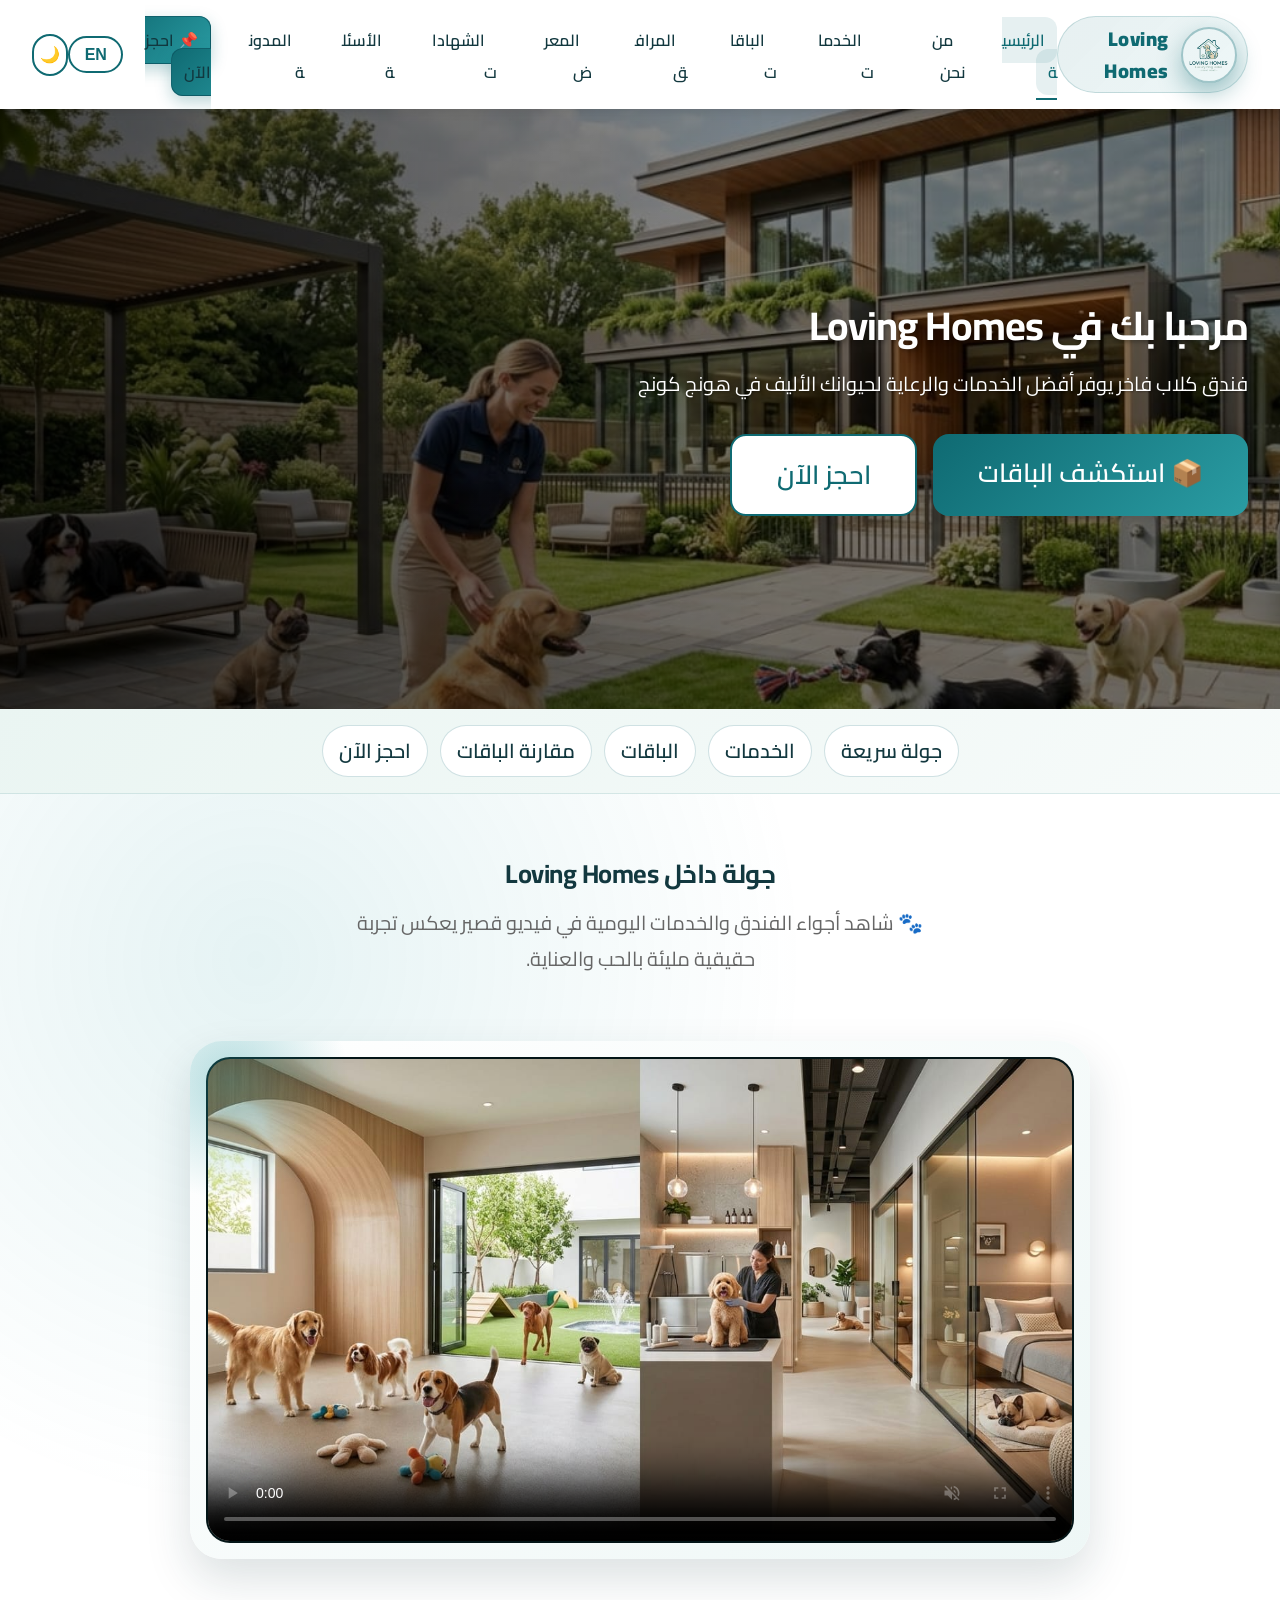
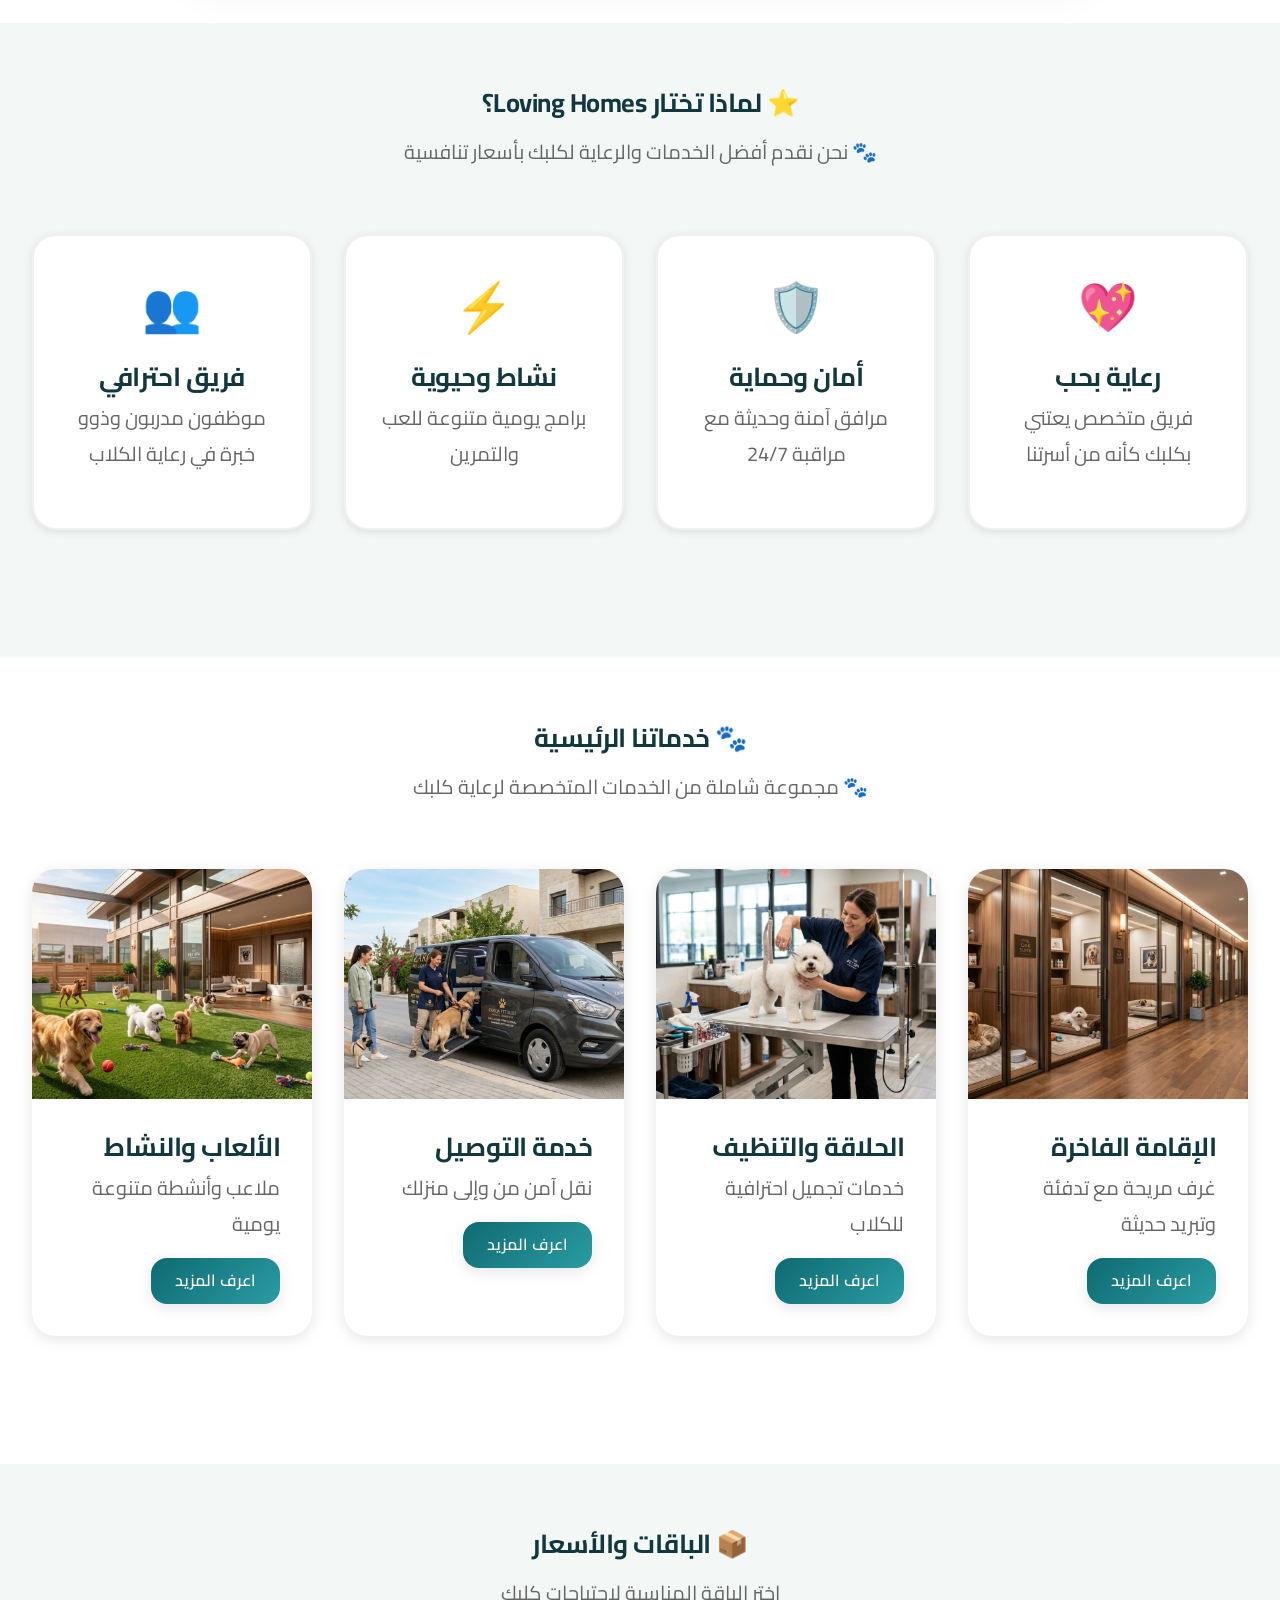
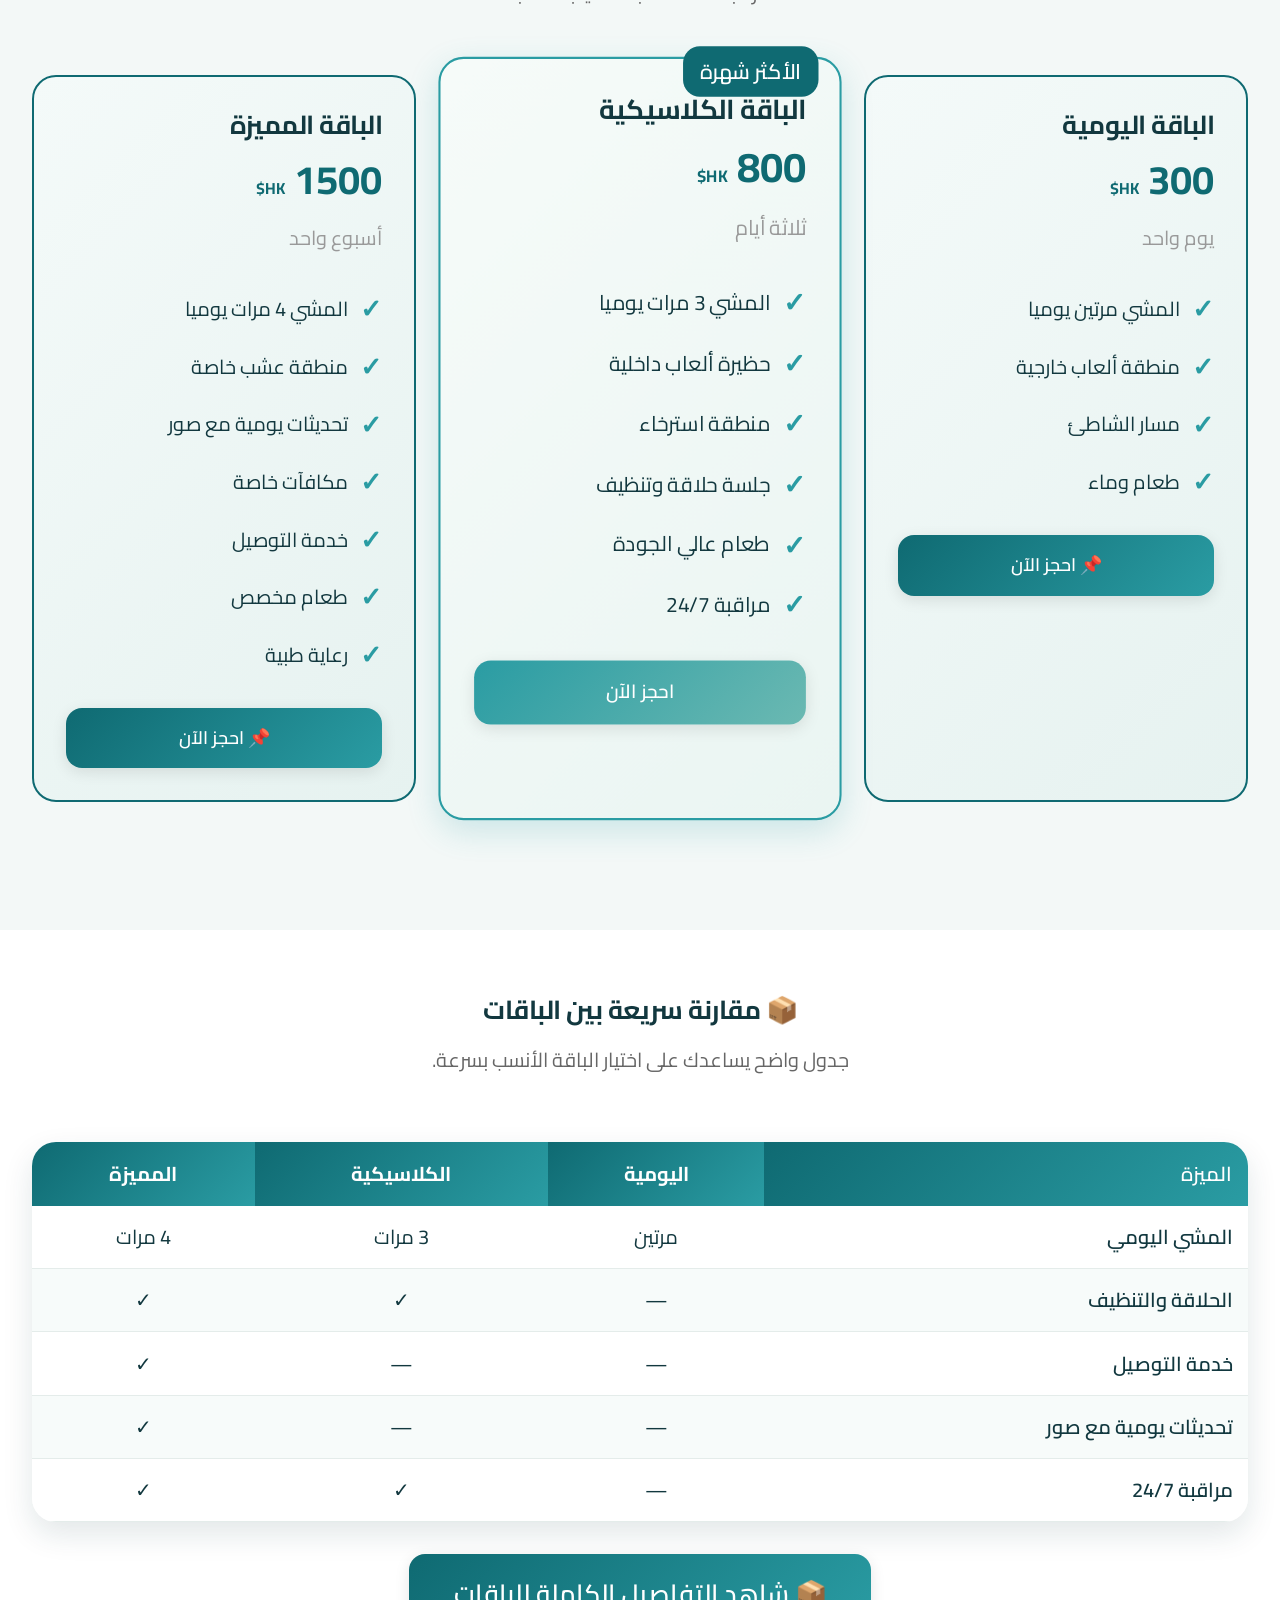
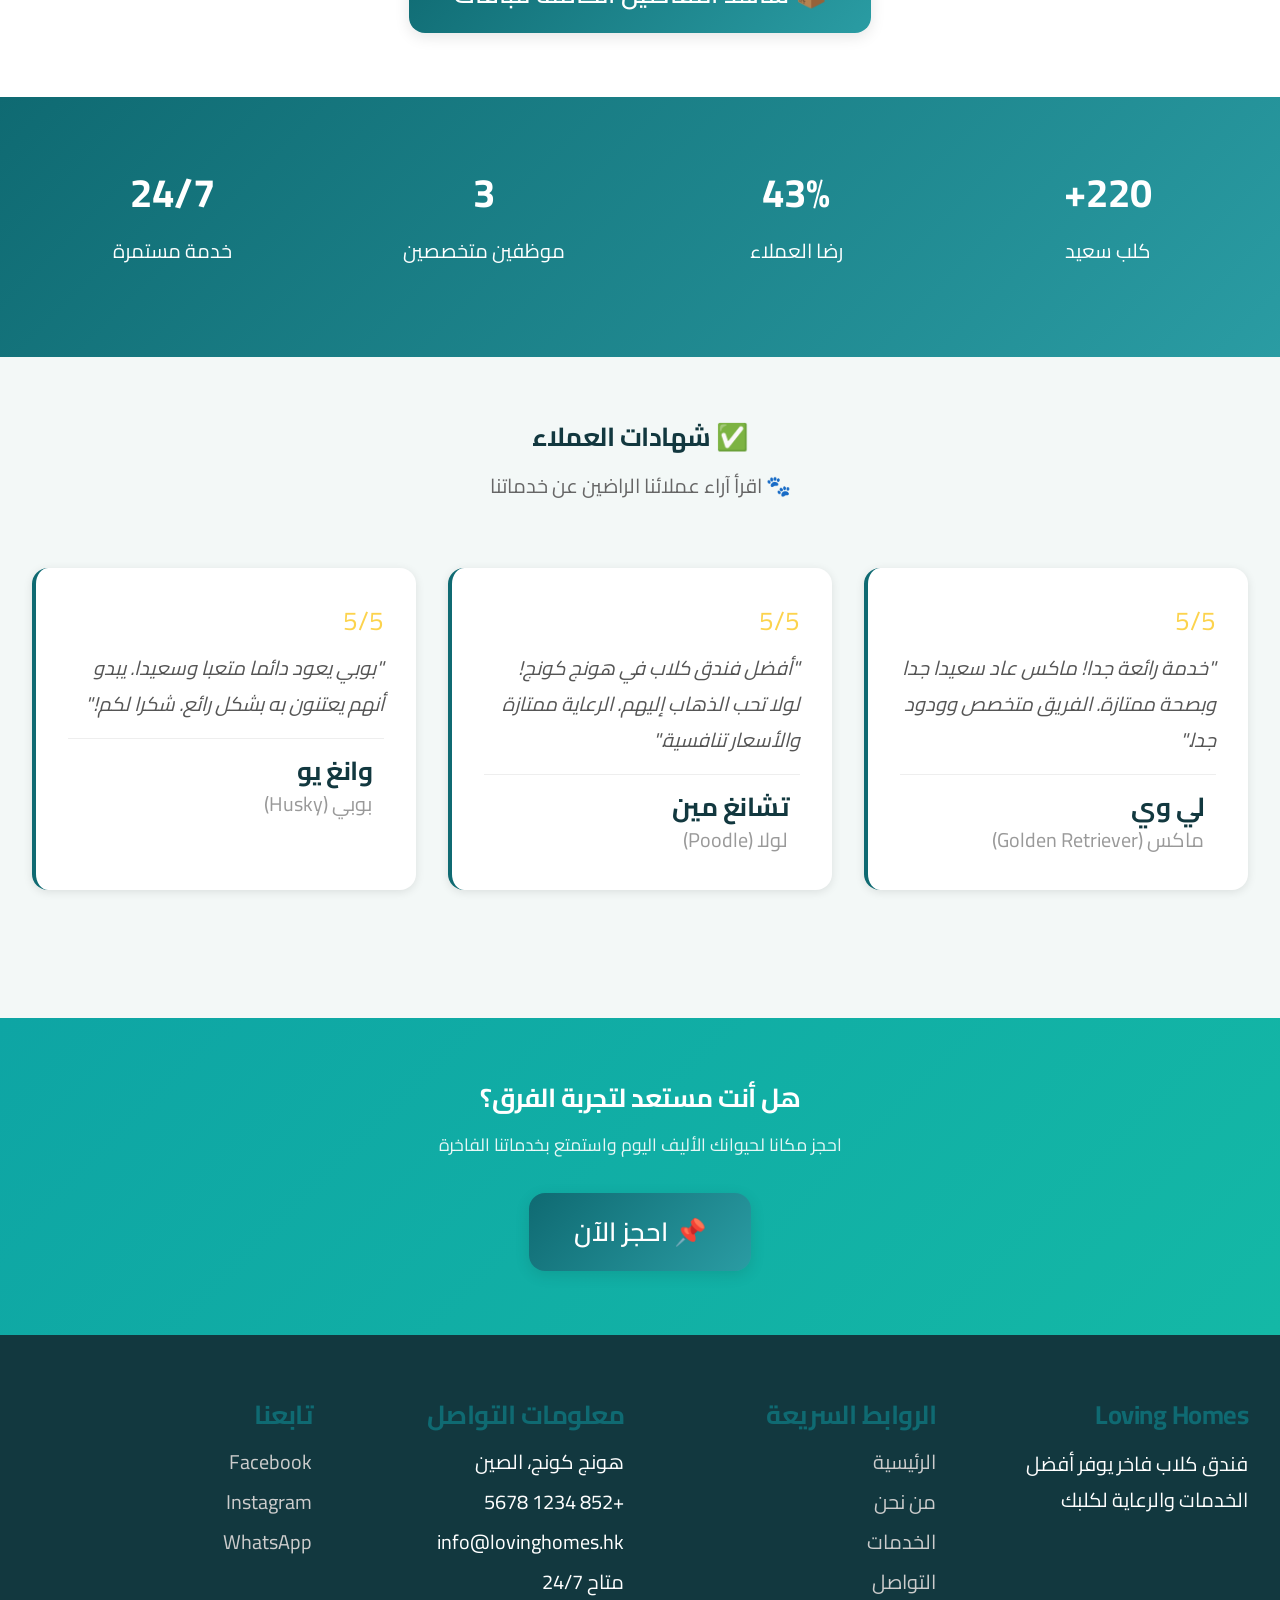
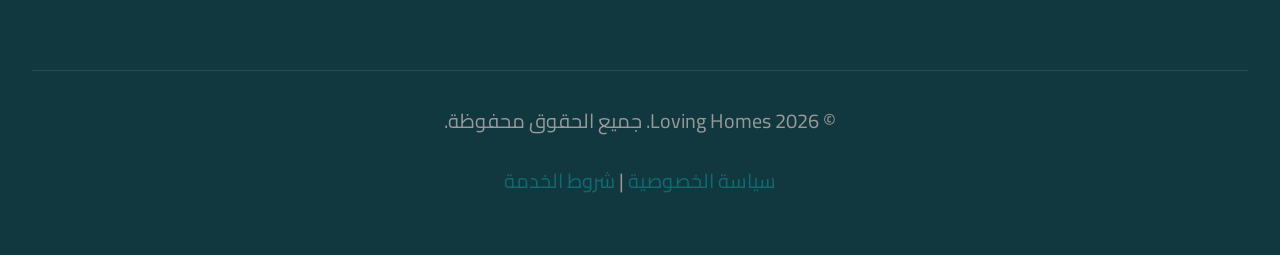
<file: index.html>
<!DOCTYPE html>
<html lang="ar" dir="rtl">
<head>
  
<!-- كود التحقق من Google AdSense -->
<script async src="https://pagead2.googlesyndication.com/pagead/js/adsbygoogle.js?client=ca-pub-6581059810609577"
     crossorigin="anonymous"></script>

 <!-- هذه الصفحة تعرض محتوى الصفحة الحالية -->
 <meta charset="UTF-8">
 <meta name="viewport" content="width=device-width, initial-scale=1.0">
 <meta name="description" content="Loving Homes - فندق كلاب فاخر في هونج كونج يوفر أفضل الخدمات والرعاية">
 <title>Loving Homes - فندق الكلاب الفاخر</title>
 <link rel="stylesheet" href="css/style.css">
</head>
<body>
 <!-- بداية المحتوى الرئيسي للصفحة -->
 
 <!-- هيدر الموقع -->
 <header>
  <nav class="navbar">
   <a href="index.html" class="logo">
    <img src="images/logo.png" alt="Loving Homes Logo" class="site-logo">
    <span>Loving Homes</span>
   </a>
   
   <ul class="nav-links">
    <li><a href="index.html" class="active">الرئيسية</a></li>
    <li><a href="html/about.html">من نحن</a></li>
    <li><a href="html/services.html">الخدمات</a></li>
    <li><a href="html/packages.html">الباقات</a></li>
    <li><a href="html/facilities.html">المرافق</a></li>
    <li><a href="html/gallery.html">المعرض</a></li>
    <li><a href="html/testimonials.html">الشهادات</a></li>
    <li><a href="html/faq.html">الأسئلة</a></li>
    <li><a href="html/blog.html">المدونة</a></li>
    <li><a href="html/contact.html" class="cta-btn">احجز الآن</a></li>
   </ul>

   <button class="lang-toggle" type="button" data-lang-target="en" aria-label="Switch to English">EN</button>

   <div class="hamburger">
    <span></span>
    <span></span>
    <span></span>
   </div>
  </nav>
 </header>

 
 <section class="hero">
  <div class="hero-content">
   <h1>مرحبا بك في Loving Homes</h1>
   <p>فندق كلاب فاخر يوفر أفضل الخدمات والرعاية لحيوانك الأليف في هونج كونج</p>
   <div class="hero-buttons">
    <a href="html/packages.html" class="btn btn-primary btn-lg">استكشف الباقات</a>
    <a href="html/contact.html" class="btn btn-secondary btn-lg">احجز الآن</a>
   </div>
  </div>
 </section>

 <section class="quick-nav-section">
  <div class="container">
   <div class="quick-nav" aria-label="روابط سريعة داخل الصفحة">
    <a href="#video">جولة سريعة</a>
    <a href="#services">الخدمات</a>
    <a href="#packages">الباقات</a>
    <a href="#packages-compare">مقارنة الباقات</a>
    <a href="html/contact.html">احجز الآن</a>
   </div>
  </div>
 </section>


 <section id="video" class="section video-showcase-section">
  <div class="container">
   <div class="section-title">
    <h2>جولة داخل Loving Homes</h2>
    <p>شاهد أجواء الفندق والخدمات اليومية في فيديو قصير يعكس تجربة حقيقية مليئة بالحب والعناية.</p>
   </div>

   <div class="video-showcase-card">
    <div class="video-glow"></div>
    <video class="brand-video" controls autoplay muted loop playsinline preload="auto" poster="images/banner-facilities.jpg">
     <source src="videos/loving-homes-tour.mp4" type="video/mp4">
     متصفحك لا يدعم تشغيل الفيديو.
    </video>
   </div>
  </div>
 </section>

 <section class="section bg-light">
  <div class="container">
   <div class="section-title">
    <h2>لماذا تختار Loving Homes؟</h2>
    <p>نحن نقدم أفضل الخدمات والرعاية لكلبك بأسعار تنافسية</p>
   </div>

   <div class="features-grid">
   <div class="feature-card">
     <div class="feature-icon" aria-hidden="true">💖</div>
     <h3>رعاية بحب</h3>
     <p>فريق متخصص يعتني بكلبك كأنه من أسرتنا</p>
    </div>

   <div class="feature-card">
     <div class="feature-icon" aria-hidden="true">🛡️</div>
     <h3>أمان وحماية</h3>
     <p>مرافق آمنة وحديثة مع مراقبة 24/7</p>
    </div>

    <div class="feature-card">
     <div class="feature-icon" aria-hidden="true">⚡</div>
     <h3>نشاط وحيوية</h3>
     <p>برامج يومية متنوعة للعب والتمرين</p>
    </div>

    <div class="feature-card">
     <div class="feature-icon" aria-hidden="true">👥</div>
     <h3>فريق احترافي</h3>
     <p>موظفون مدربون وذوو خبرة في رعاية الكلاب</p>
    </div>
   </div>
  </div>
 </section>

 
 <section id="services" class="section">
  <div class="container">
   <div class="section-title">
    <h2>خدماتنا الرئيسية</h2>
    <p>مجموعة شاملة من الخدمات المتخصصة لرعاية كلبك</p>
   </div>

   <div class="features-grid">
    <div class="card">
     <img src="images/k3.jpeg" alt="الإقامة الفاخرة" class="service-card-image">
     <div class="card-content">
     <h3 class="card-title">الإقامة الفاخرة</h3>
      <p class="card-text">غرف مريحة مع تدفئة وتبريد حديثة</p>
      <a href="html/services.html" class="btn btn-primary btn-sm">اعرف المزيد</a>
     </div>
    </div>

    <div class="card">
     <img src="images/k2.jpeg" alt="الحلاقة والتنظيف" class="service-card-image">
     <div class="card-content">
     <h3 class="card-title">الحلاقة والتنظيف</h3>
      <p class="card-text">خدمات تجميل احترافية للكلاب</p>
      <a href="html/services.html" class="btn btn-primary btn-sm">اعرف المزيد</a>
     </div>
    </div>

    <div class="card">
     <img src="images/k1.jpeg" alt="خدمة التوصيل" class="service-card-image">
     <div class="card-content">
     <h3 class="card-title">خدمة التوصيل</h3>
      <p class="card-text">نقل آمن من وإلى منزلك</p>
      <a href="html/services.html" class="btn btn-primary btn-sm">اعرف المزيد</a>
     </div>
    </div>

    <div class="card">
     <img src="images/k4.jpeg" alt="الألعاب والنشاط" class="service-card-image">
     <div class="card-content">
     <h3 class="card-title">الألعاب والنشاط</h3>
      <p class="card-text">ملاعب وأنشطة متنوعة يومية</p>
      <a href="html/services.html" class="btn btn-primary btn-sm">اعرف المزيد</a>
     </div>
    </div>
   </div>
  </div>
 </section>

 
 <section id="packages" class="section bg-light">
  <div class="container">
   <div class="section-title">
    <h2>الباقات والأسعار</h2>
    <p>اختر الباقة المناسبة لاحتياجات كلبك</p>
   </div>

   <div class="features-grid">
    <div class="package-card">
     <h3 class="card-title">الباقة اليومية</h3>
     <div class="package-price">300 <span style="font-size: 1rem;">HK$</span></div>
     <p class="text-muted">يوم واحد</p>
     <ul class="package-features">
      <li>المشي مرتين يوميا</li>
      <li>منطقة ألعاب خارجية</li>
      <li>مسار الشاطئ</li>
      <li>طعام وماء</li>
     </ul>
     <a href="html/contact.html" class="btn btn-primary" style="width: 100%; text-align: center;">احجز الآن</a>
    </div>

    <div class="package-card featured">
     <div class="package-badge">الأكثر شهرة</div>
     <h3 class="card-title">الباقة الكلاسيكية</h3>
     <div class="package-price">800 <span style="font-size: 1rem;">HK$</span></div>
     <p class="text-muted">ثلاثة أيام</p>
     <ul class="package-features">
      <li>المشي 3 مرات يوميا</li>
      <li>حظيرة ألعاب داخلية</li>
      <li>منطقة استرخاء</li>
      <li>جلسة حلاقة وتنظيف</li>
      <li>طعام عالي الجودة</li>
      <li>مراقبة 24/7</li>
     </ul>
     <a href="html/contact.html" class="btn btn-green" style="width: 100%; text-align: center;">احجز الآن</a>
    </div>

    <div class="package-card">
     <h3 class="card-title">الباقة المميزة</h3>
     <div class="package-price">1500 <span style="font-size: 1rem;">HK$</span></div>
     <p class="text-muted">أسبوع واحد</p>
     <ul class="package-features">
      <li>المشي 4 مرات يوميا</li>
      <li>منطقة عشب خاصة</li>
      <li>تحديثات يومية مع صور</li>
      <li>مكافآت خاصة</li>
      <li>خدمة التوصيل</li>
      <li>طعام مخصص</li>
      <li>رعاية طبية</li>
     </ul>
     <a href="html/contact.html" class="btn btn-primary" style="width: 100%; text-align: center;">احجز الآن</a>
    </div>
   </div>
  </div>
 </section>

 <section id="packages-compare" class="section compare-section">
  <div class="container">
   <div class="section-title">
    <h2>مقارنة سريعة بين الباقات</h2>
    <p>جدول واضح يساعدك على اختيار الباقة الأنسب بسرعة.</p>
   </div>
   <div class="compare-table-wrap">
    <table class="compare-table">
     <thead>
      <tr>
       <th>الميزة</th>
       <th>اليومية</th>
       <th>الكلاسيكية</th>
       <th>المميزة</th>
      </tr>
     </thead>
     <tbody>
      <tr>
       <td>المشي اليومي</td>
       <td>مرتين</td>
       <td>3 مرات</td>
       <td>4 مرات</td>
      </tr>
      <tr>
       <td>الحلاقة والتنظيف</td>
       <td>—</td>
       <td>✓</td>
       <td>✓</td>
      </tr>
      <tr>
       <td>خدمة التوصيل</td>
       <td>—</td>
       <td>—</td>
       <td>✓</td>
      </tr>
      <tr>
       <td>تحديثات يومية مع صور</td>
       <td>—</td>
       <td>—</td>
       <td>✓</td>
      </tr>
      <tr>
       <td>مراقبة 24/7</td>
       <td>—</td>
       <td>✓</td>
       <td>✓</td>
      </tr>
     </tbody>
    </table>
   </div>
   <div class="text-center mt-3">
    <a href="html/packages.html" class="btn btn-primary btn-lg">شاهد التفاصيل الكاملة للباقات</a>
   </div>
  </div>
 </section>

 
 <section class="section" style="background: var(--gradient-warm); color: white;">
  <div class="container">
   <div class="stats-section" style="display: grid; grid-template-columns: repeat(auto-fit, minmax(200px, 1fr)); gap: 2rem; text-align: center;">
    <div>
     <div style="font-size: 2.5rem; font-weight: 700; margin-bottom: 0.5rem;">
      <span data-count="500">0</span>+
     </div>
     <p>كلب سعيد</p>
    </div>
    <div>
     <div style="font-size: 2.5rem; font-weight: 700; margin-bottom: 0.5rem;">
      <span data-count="98">0</span>%
     </div>
     <p>رضا العملاء</p>
    </div>
    <div>
     <div style="font-size: 2.5rem; font-weight: 700; margin-bottom: 0.5rem;">
      <span data-count="8">0</span>
     </div>
     <p>موظفين متخصصين</p>
    </div>
    <div>
     <div style="font-size: 2.5rem; font-weight: 700; margin-bottom: 0.5rem;">
      24/7
     </div>
     <p>خدمة مستمرة</p>
    </div>
   </div>
  </div>
 </section>

 
 <section class="section bg-light">
  <div class="container">
   <div class="section-title">
    <h2>شهادات العملاء</h2>
    <p>اقرأ آراء عملائنا الراضين عن خدماتنا</p>
   </div>

   <div class="features-grid">
    <div class="testimonial-card">
     <div class="stars">5/5</div>
     <p class="testimonial-text">"خدمة رائعة جدا! ماكس عاد سعيدا جدا وبصحة ممتازة. الفريق متخصص وودود جدا."</p>
     <div class="testimonial-author">
      <div class="author-avatar">‍</div>
      <div class="author-info">
       <h4>لي وي</h4>
       <p>ماكس (Golden Retriever)</p>
      </div>
     </div>
    </div>

    <div class="testimonial-card">
     <div class="stars">5/5</div>
     <p class="testimonial-text">"أفضل فندق كلاب في هونج كونج! لولا تحب الذهاب إليهم. الرعاية ممتازة والأسعار تنافسية."</p>
     <div class="testimonial-author">
      <div class="author-avatar">‍</div>
      <div class="author-info">
       <h4>تشانغ مين</h4>
       <p>لولا (Poodle)</p>
      </div>
     </div>
    </div>

    <div class="testimonial-card">
     <div class="stars">5/5</div>
     <p class="testimonial-text">"بوبي يعود دائما متعبا وسعيدا. يبدو أنهم يعتنون به بشكل رائع. شكرا لكم!"</p>
     <div class="testimonial-author">
      <div class="author-avatar">‍</div>
      <div class="author-info">
       <h4>وانغ يو</h4>
       <p>بوبي (Husky)</p>
      </div>
     </div>
    </div>
   </div>
  </div>
 </section>

 

 
 <section class="section" style="background: linear-gradient(135deg, #0EA5A4 0%, #14B8A6 100%); color: white; text-align: center;">
  <div class="container">
   <h2 style="color: white; margin-bottom: 1rem;">هل أنت مستعد لتجربة الفرق؟</h2>
   <p style="color: rgba(255, 255, 255, 0.9); margin-bottom: 2rem; font-size: 1.1rem;">احجز مكانا لحيوانك الأليف اليوم واستمتع بخدماتنا الفاخرة</p>
   <a href="html/contact.html" class="btn btn-primary btn-lg">احجز الآن</a>
  </div>
 </section>

 
 <footer>
  <div class="container">
   <div class="footer-content">
    <div class="footer-section">
     <h3>Loving Homes</h3>
     <p>فندق كلاب فاخر يوفر أفضل الخدمات والرعاية لكلبك</p>
    </div>

    <div class="footer-section">
     <h3>الروابط السريعة</h3>
     <ul>
      <li><a href="index.html">الرئيسية</a></li>
      <li><a href="html/about.html">من نحن</a></li>
      <li><a href="html/services.html">الخدمات</a></li>
      <li><a href="html/contact.html">التواصل</a></li>
     </ul>
    </div>

    <div class="footer-section">
     <h3>معلومات التواصل</h3>
     <ul>
      <li> هونج كونج، الصين</li>
      <li> +852 1234 5678</li>
      <li> info@lovinghomes.hk</li>
      <li>متاح 24/7</li>
     </ul>
    </div>

    <div class="footer-section">
     <h3>تابعنا</h3>
     <ul>
      <li><a href="https://www.facebook.com/" target="_blank" rel="noopener noreferrer">Facebook</a></li>
      <li><a href="https://www.instagram.com/" target="_blank" rel="noopener noreferrer">Instagram</a></li>
      <li><a href="https://www.whatsapp.com/" target="_blank" rel="noopener noreferrer">WhatsApp</a></li>
     </ul>
    </div>
   </div>

   <div class="footer-bottom">
    <p>&copy; 2026 Loving Homes. جميع الحقوق محفوظة.</p>
    <p>
     <a href="html/privacy.html">سياسة الخصوصية</a> | 
     <a href="html/terms.html">شروط الخدمة</a>
    </p>
   </div>
  </div>
 </footer>

 

 <script src="js/main.js"></script>
 <!-- نهاية المحتوى الرئيسي للصفحة -->
</body>
</html>
</file>
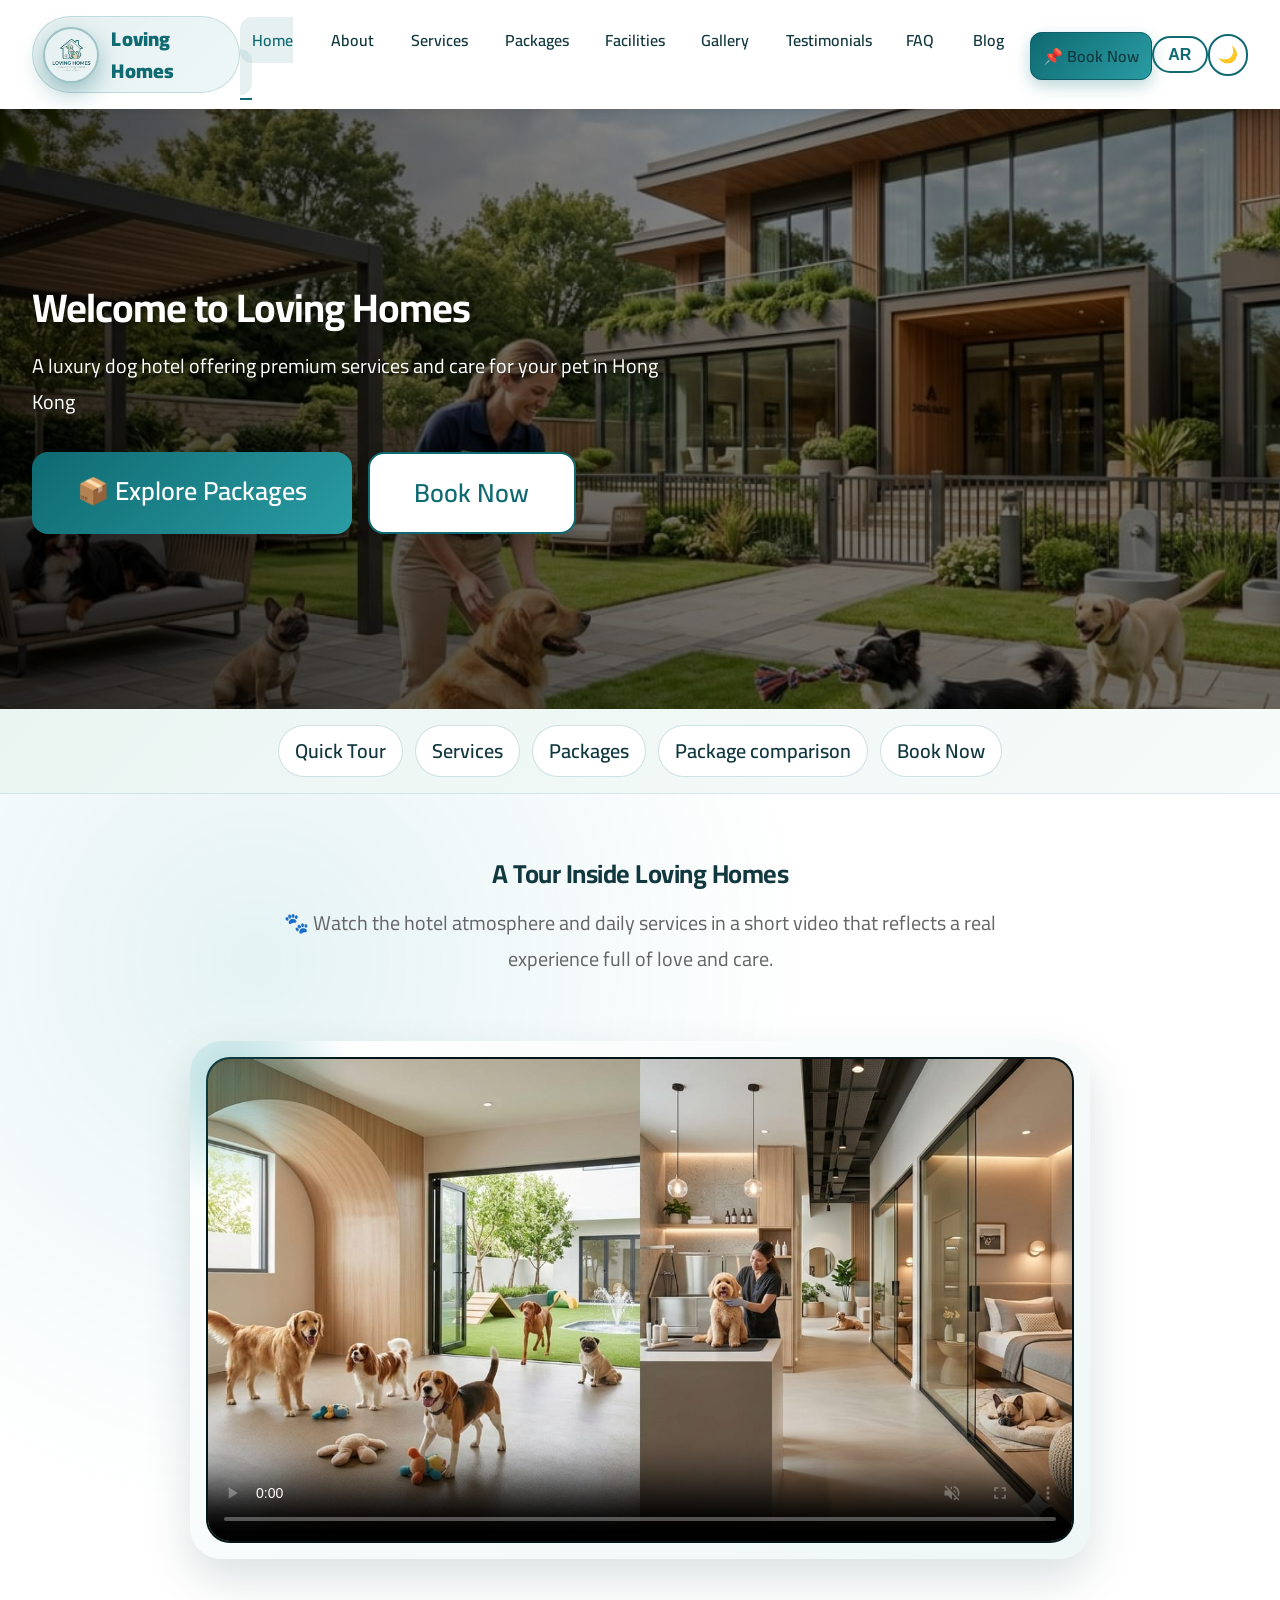
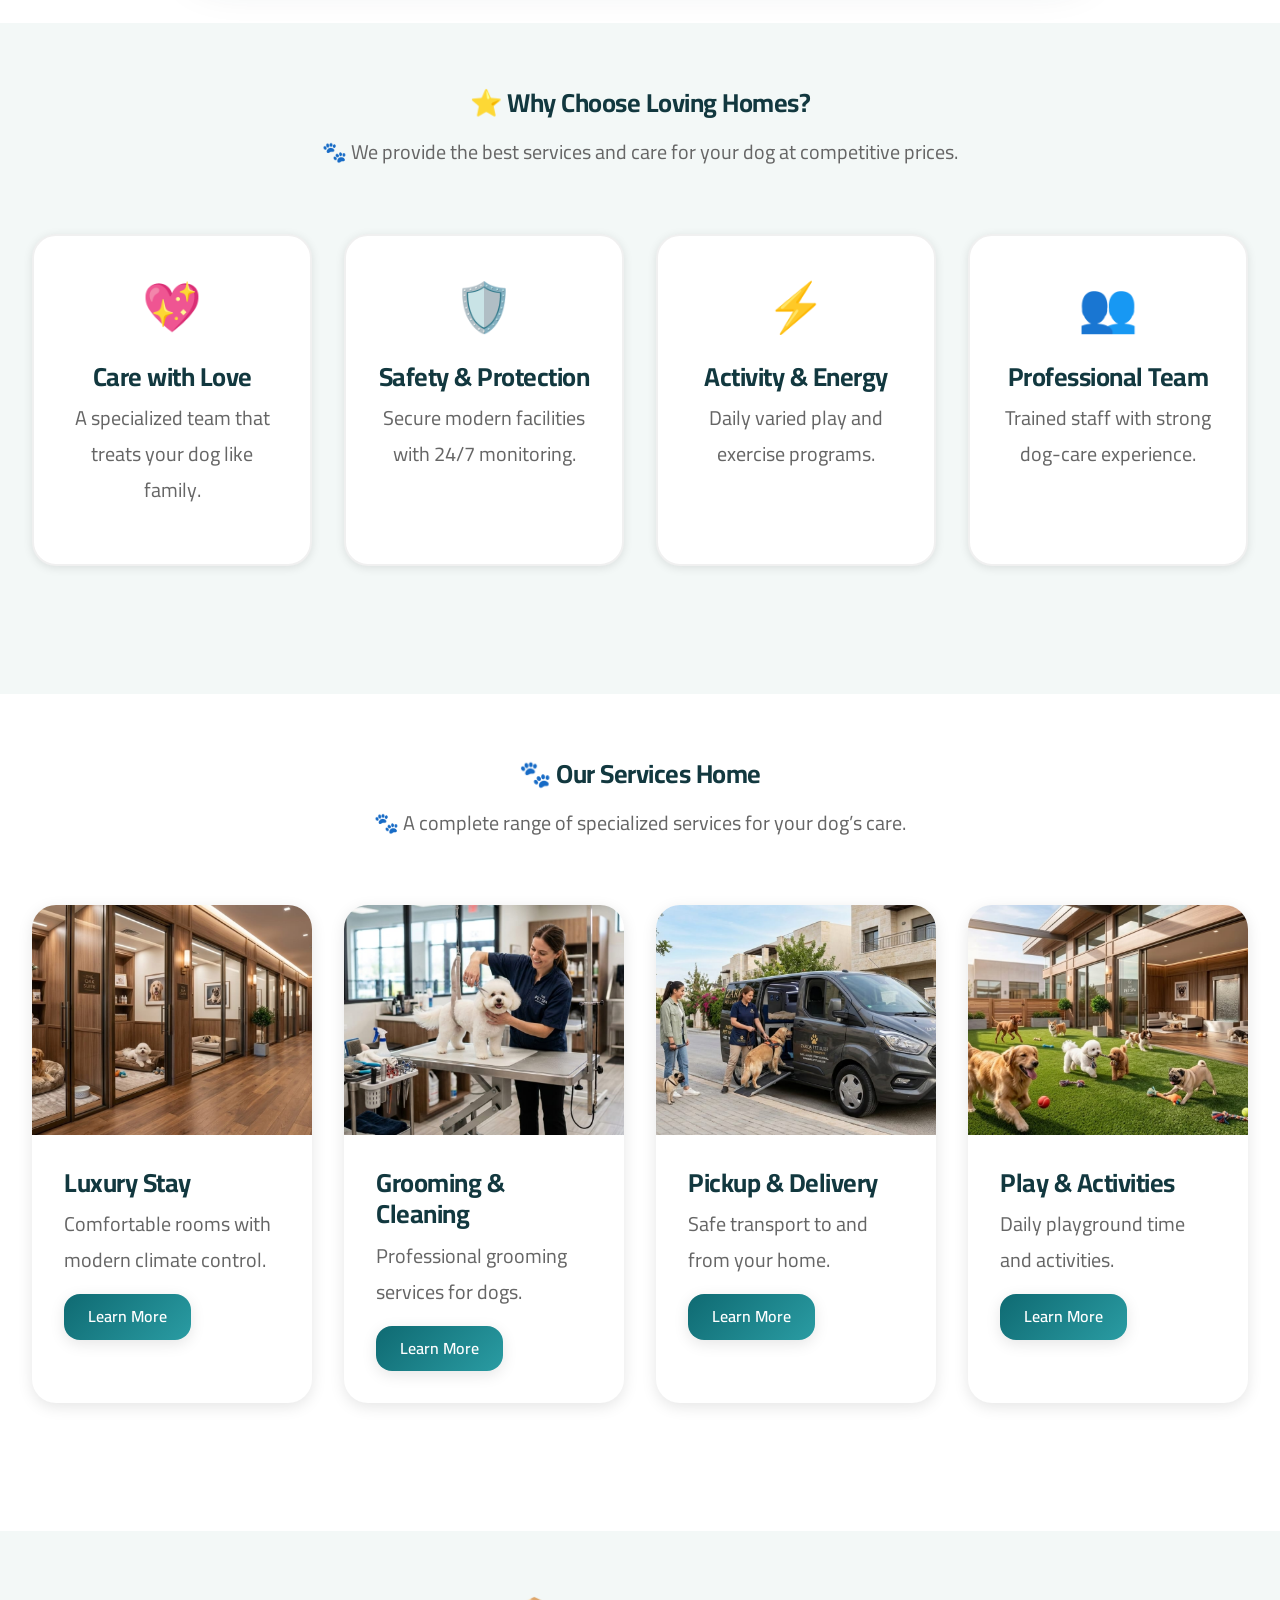
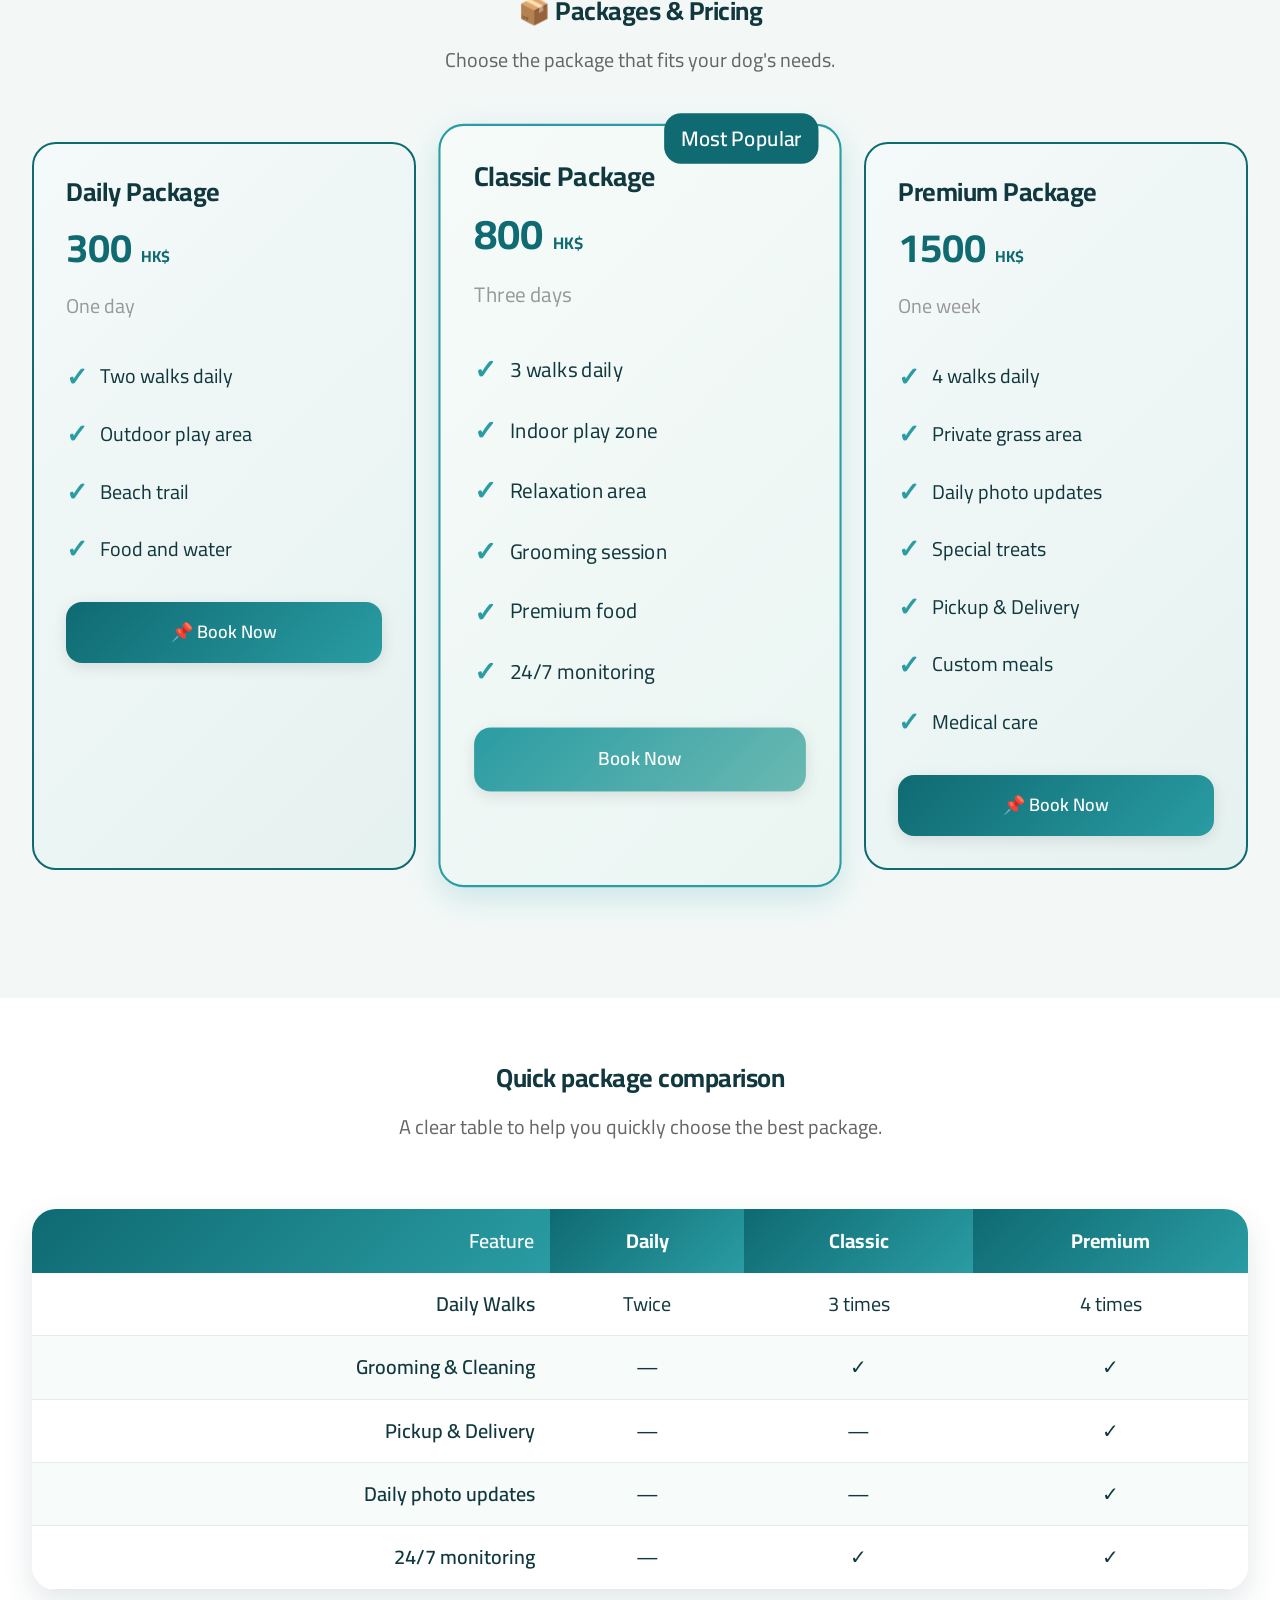
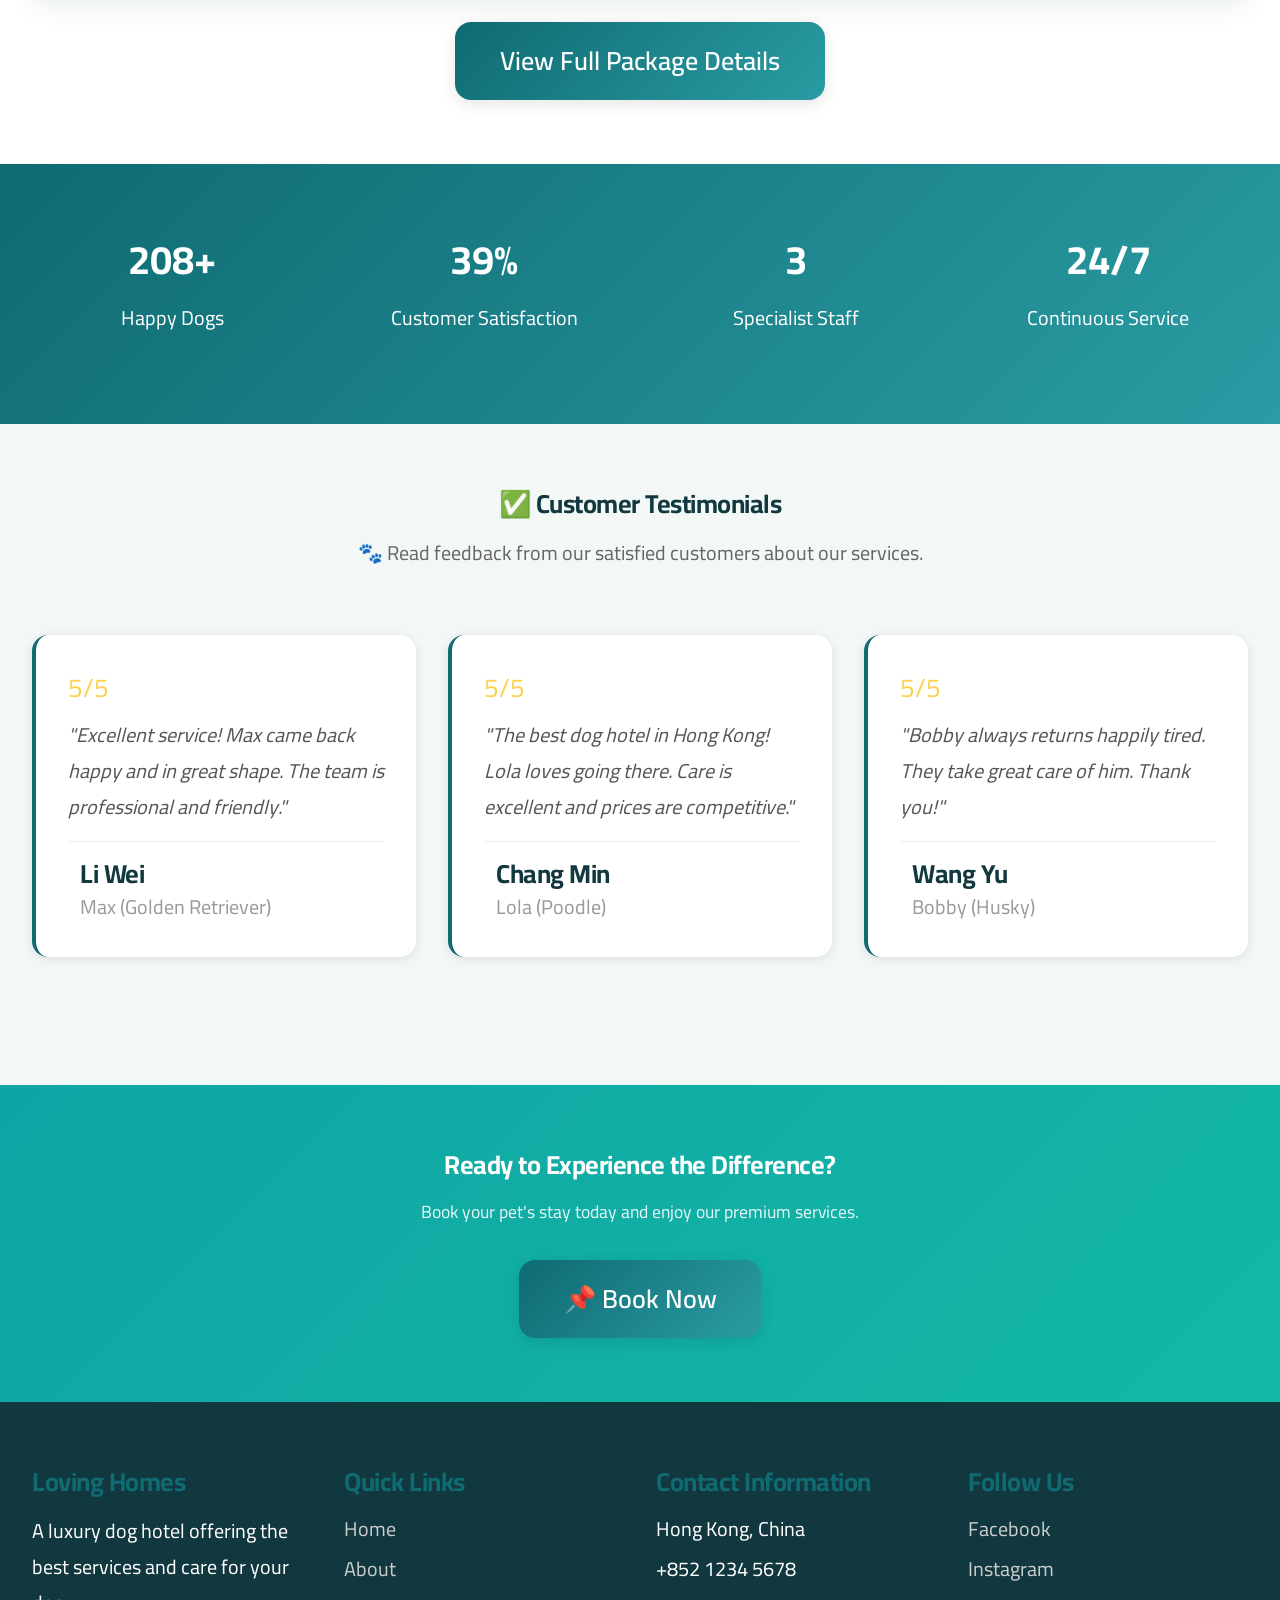
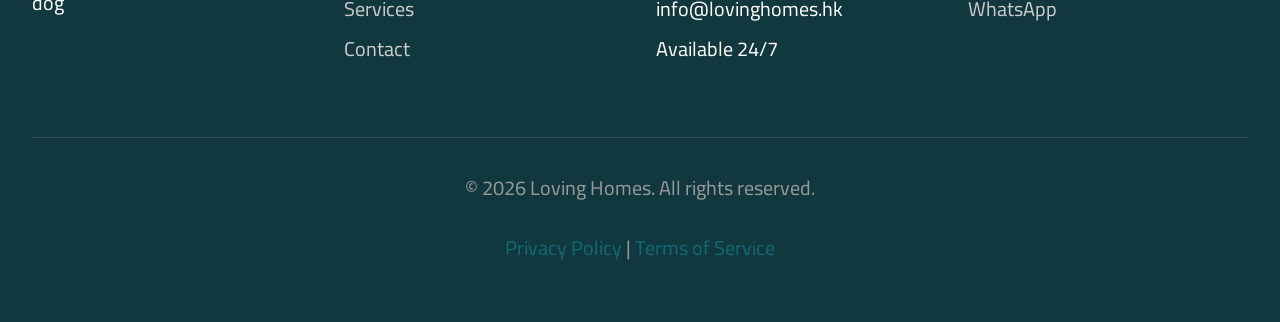
<file: en/index.html>
<!DOCTYPE html>
<html lang="en" dir="ltr">
<head>
 <!-- This page displays the current page content -->
 <meta charset="UTF-8">
 <meta name="viewport" content="width=device-width, initial-scale=1.0">
 <meta name="description" content="Loving Homes - Luxury Dog Hotel in Hong Kong with premium services and care">
 <title>Loving Homes - Luxury Dog Hotel</title>
 <link rel="stylesheet" href="../css/style.css">
</head>
<body>
 <!-- Main content starts here -->
 
 <!-- Site header -->
 <header>
  <nav class="navbar">
   <a href="index.html" class="logo">
    <img src="../images/logo.png" alt="Loving Homes Logo" class="site-logo">
    <span>Loving Homes</span>
   </a>
   
   <ul class="nav-links">
    <li><a href="index.html" class="active">Home</a></li>
    <li><a href="about.html">About</a></li>
    <li><a href="services.html">Services</a></li>
    <li><a href="packages.html">Packages</a></li>
    <li><a href="facilities.html">Facilities</a></li>
    <li><a href="gallery.html">Gallery</a></li>
    <li><a href="testimonials.html">Testimonials</a></li>
    <li><a href="faq.html">FAQ</a></li>
    <li><a href="blog.html">Blog</a></li>
    <li><a href="contact.html" class="cta-btn">Book Now</a></li>
   </ul>

   <button class="lang-toggle" type="button" data-lang-target="ar" aria-label="Switch to Arabic">AR</button>
   
   <div class="hamburger">
    <span></span>
    <span></span>
    <span></span>
   </div>
  </nav>
 </header>

 
 <section class="hero">
  <div class="hero-content">
   <h1>Welcome to Loving Homes</h1>
   <p>A luxury dog hotel offering premium services and care for your pet in Hong Kong</p>
   <div class="hero-buttons">
    <a href="packages.html" class="btn btn-primary btn-lg">Explore Packages</a>
    <a href="contact.html" class="btn btn-secondary btn-lg">Book Now</a>
   </div>
  </div>
 </section>

 <section class="quick-nav-section">
  <div class="container">
   <div class="quick-nav" aria-label="Quick links on this page">
    <a href="#video">Quick Tour</a>
    <a href="#services">Services</a>
    <a href="#packages">Packages</a>
    <a href="#packages-compare">Package comparison</a>
    <a href="contact.html">Book Now</a>
   </div>
  </div>
 </section>


 <section id="video" class="section video-showcase-section">
  <div class="container">
   <div class="section-title">
    <h2>A Tour Inside Loving Homes</h2>
    <p>Watch the hotel atmosphere and daily services in a short video that reflects a real experience full of love and care.</p>
   </div>

   <div class="video-showcase-card">
    <div class="video-glow"></div>
    <video class="brand-video" controls autoplay muted loop playsinline preload="auto" poster="../images/banner-facilities.jpg">
     <source src="../videos/loving-homes-tour.mp4" type="video/mp4">
     Your browser does not support video playback.
    </video>
   </div>
  </div>
 </section>

 <section class="section bg-light">
  <div class="container">
   <div class="section-title">
    <h2>Why Choose Loving Homes?</h2>
    <p>We provide the best services and care for your dog at competitive prices.</p>
   </div>

   <div class="features-grid">
   <div class="feature-card">
     <div class="feature-icon" aria-hidden="true">💖</div>
     <h3>Care with Love</h3>
     <p>A specialized team that treats your dog like family.</p>
    </div>

   <div class="feature-card">
     <div class="feature-icon" aria-hidden="true">🛡️</div>
     <h3>Safety & Protection</h3>
     <p>Secure modern facilities with 24/7 monitoring.</p>
    </div>

    <div class="feature-card">
     <div class="feature-icon" aria-hidden="true">⚡</div>
     <h3>Activity & Energy</h3>
     <p>Daily varied play and exercise programs.</p>
    </div>

    <div class="feature-card">
     <div class="feature-icon" aria-hidden="true">👥</div>
     <h3>Professional Team</h3>
     <p>Trained staff with strong dog-care experience.</p>
    </div>
   </div>
  </div>
 </section>

 
 <section id="services" class="section">
  <div class="container">
   <div class="section-title">
    <h2>Our Services Home</h2>
    <p>A complete range of specialized services for your dog’s care.</p>
   </div>

   <div class="features-grid">
    <div class="card">
     <img src="../images/k3.jpeg" alt="Luxury Stay" class="service-card-image">
     <div class="card-content">
     <h3 class="card-title">Luxury Stay</h3>
      <p class="card-text">Comfortable rooms with modern climate control.</p>
      <a href="services.html" class="btn btn-primary btn-sm">Learn More</a>
     </div>
    </div>

    <div class="card">
     <img src="../images/k2.jpeg" alt="Grooming & Cleaning" class="service-card-image">
     <div class="card-content">
     <h3 class="card-title">Grooming & Cleaning</h3>
      <p class="card-text">Professional grooming services for dogs.</p>
      <a href="services.html" class="btn btn-primary btn-sm">Learn More</a>
     </div>
    </div>

    <div class="card">
     <img src="../images/k1.jpeg" alt="Pickup & Delivery" class="service-card-image">
     <div class="card-content">
     <h3 class="card-title">Pickup & Delivery</h3>
      <p class="card-text">Safe transport to and from your home.</p>
      <a href="services.html" class="btn btn-primary btn-sm">Learn More</a>
     </div>
    </div>

    <div class="card">
     <img src="../images/k4.jpeg" alt="Play & Activities" class="service-card-image">
     <div class="card-content">
     <h3 class="card-title">Play & Activities</h3>
      <p class="card-text">Daily playground time and activities.</p>
      <a href="services.html" class="btn btn-primary btn-sm">Learn More</a>
     </div>
    </div>
   </div>
  </div>
 </section>

 
 <section id="packages" class="section bg-light">
  <div class="container">
   <div class="section-title">
    <h2>Packages & Pricing</h2>
    <p>Choose the package that fits your dog's needs.</p>
   </div>

   <div class="features-grid">
    <div class="package-card">
     <h3 class="card-title">Daily Package</h3>
     <div class="package-price">300 <span style="font-size: 1rem;">HK$</span></div>
     <p class="text-muted">One day</p>
     <ul class="package-features">
      <li>Two walks daily</li>
      <li>Outdoor play area</li>
      <li>Beach trail</li>
      <li>Food and water</li>
     </ul>
     <a href="contact.html" class="btn btn-primary" style="width: 100%; text-align: center;">Book Now</a>
    </div>

    <div class="package-card featured">
     <div class="package-badge">Most Popular</div>
     <h3 class="card-title">Classic Package</h3>
     <div class="package-price">800 <span style="font-size: 1rem;">HK$</span></div>
     <p class="text-muted">Three days</p>
     <ul class="package-features">
      <li>3 walks daily</li>
      <li>Indoor play zone</li>
      <li>Relaxation area</li>
      <li>Grooming session</li>
      <li>Premium food</li>
      <li>24/7 monitoring</li>
     </ul>
     <a href="contact.html" class="btn btn-green" style="width: 100%; text-align: center;">Book Now</a>
    </div>

    <div class="package-card">
     <h3 class="card-title">Premium Package</h3>
     <div class="package-price">1500 <span style="font-size: 1rem;">HK$</span></div>
     <p class="text-muted">One week</p>
     <ul class="package-features">
      <li>4 walks daily</li>
      <li>Private grass area</li>
      <li>Daily photo updates</li>
      <li>Special treats</li>
      <li>Pickup & Delivery</li>
      <li>Custom meals</li>
      <li>Medical care</li>
     </ul>
     <a href="contact.html" class="btn btn-primary" style="width: 100%; text-align: center;">Book Now</a>
    </div>
   </div>
  </div>
 </section>

 <section id="packages-compare" class="section compare-section">
  <div class="container">
   <div class="section-title">
    <h2>Quick package comparison</h2>
    <p>A clear table to help you quickly choose the best package.</p>
   </div>
   <div class="compare-table-wrap">
    <table class="compare-table">
     <thead>
      <tr>
       <th>Feature</th>
       <th>Daily</th>
       <th>Classic</th>
       <th>Premium</th>
      </tr>
     </thead>
     <tbody>
      <tr>
       <td>Daily Walks</td>
       <td>Twice</td>
       <td>3 times</td>
       <td>4 times</td>
      </tr>
      <tr>
       <td>Grooming & Cleaning</td>
       <td>—</td>
       <td>✓</td>
       <td>✓</td>
      </tr>
      <tr>
       <td>Pickup & Delivery</td>
       <td>—</td>
       <td>—</td>
       <td>✓</td>
      </tr>
      <tr>
       <td>Daily photo updates</td>
       <td>—</td>
       <td>—</td>
       <td>✓</td>
      </tr>
      <tr>
       <td>24/7 monitoring</td>
       <td>—</td>
       <td>✓</td>
       <td>✓</td>
      </tr>
     </tbody>
    </table>
   </div>
   <div class="text-center mt-3">
    <a href="packages.html" class="btn btn-primary btn-lg">View Full Package Details</a>
   </div>
  </div>
 </section>

 
 <section class="section" style="background: var(--gradient-warm); color: white;">
  <div class="container">
   <div class="stats-section" style="display: grid; grid-template-columns: repeat(auto-fit, minmax(200px, 1fr)); gap: 2rem; text-align: center;">
    <div>
     <div style="font-size: 2.5rem; font-weight: 700; margin-bottom: 0.5rem;">
      <span data-count="500">0</span>+
     </div>
     <p>Happy Dogs</p>
    </div>
    <div>
     <div style="font-size: 2.5rem; font-weight: 700; margin-bottom: 0.5rem;">
      <span data-count="98">0</span>%
     </div>
     <p>Customer Satisfaction</p>
    </div>
    <div>
     <div style="font-size: 2.5rem; font-weight: 700; margin-bottom: 0.5rem;">
      <span data-count="8">0</span>
     </div>
     <p>Specialist Staff</p>
    </div>
    <div>
     <div style="font-size: 2.5rem; font-weight: 700; margin-bottom: 0.5rem;">
      24/7
     </div>
     <p>Continuous Service</p>
    </div>
   </div>
  </div>
 </section>

 
 <section class="section bg-light">
  <div class="container">
   <div class="section-title">
    <h2>Customer Testimonials</h2>
    <p>Read feedback from our satisfied customers about our services.</p>
   </div>

   <div class="features-grid">
    <div class="testimonial-card">
     <div class="stars">5/5</div>
     <p class="testimonial-text">"Excellent service! Max came back happy and in great shape. The team is professional and friendly."</p>
     <div class="testimonial-author">
      <div class="author-avatar">‍</div>
      <div class="author-info">
       <h4>Li Wei</h4>
       <p>Max (Golden Retriever)</p>
      </div>
     </div>
    </div>

    <div class="testimonial-card">
     <div class="stars">5/5</div>
     <p class="testimonial-text">"The best dog hotel in Hong Kong! Lola loves going there. Care is excellent and prices are competitive."</p>
     <div class="testimonial-author">
      <div class="author-avatar">‍</div>
      <div class="author-info">
       <h4>Chang Min</h4>
       <p>Lola (Poodle)</p>
      </div>
     </div>
    </div>

    <div class="testimonial-card">
     <div class="stars">5/5</div>
     <p class="testimonial-text">"Bobby always returns happily tired. They take great care of him. Thank you!"</p>
     <div class="testimonial-author">
      <div class="author-avatar">‍</div>
      <div class="author-info">
       <h4>Wang Yu</h4>
       <p>Bobby (Husky)</p>
      </div>
     </div>
    </div>
   </div>
  </div>
 </section>

 

 
 <section class="section" style="background: linear-gradient(135deg, #0EA5A4 0%, #14B8A6 100%); color: white; text-align: center;">
  <div class="container">
   <h2 style="color: white; margin-bottom: 1rem;">Ready to Experience the Difference?</h2>
   <p style="color: rgba(255, 255, 255, 0.9); margin-bottom: 2rem; font-size: 1.1rem;">Book your pet's stay today and enjoy our premium services.</p>
   <a href="contact.html" class="btn btn-primary btn-lg">Book Now</a>
  </div>
 </section>

 
 <footer>
  <div class="container">
   <div class="footer-content">
    <div class="footer-section">
     <h3>Loving Homes</h3>
     <p>A luxury dog hotel offering the best services and care for your dog</p>
    </div>

    <div class="footer-section">
     <h3>Quick Links</h3>
     <ul>
      <li><a href="index.html">Home</a></li>
      <li><a href="about.html">About</a></li>
      <li><a href="services.html">Services</a></li>
      <li><a href="contact.html">Contact</a></li>
     </ul>
    </div>

    <div class="footer-section">
     <h3>Contact Information</h3>
     <ul>
      <li> Hong Kong, China</li>
      <li> +852 1234 5678</li>
      <li> info@lovinghomes.hk</li>
      <li>Available 24/7</li>
     </ul>
    </div>

    <div class="footer-section">
     <h3>Follow Us</h3>
     <ul>
      <li><a href="https://www.facebook.com/" target="_blank" rel="noopener noreferrer">Facebook</a></li>
      <li><a href="https://www.instagram.com/" target="_blank" rel="noopener noreferrer">Instagram</a></li>
      <li><a href="https://www.whatsapp.com/" target="_blank" rel="noopener noreferrer">WhatsApp</a></li>
     </ul>
    </div>
   </div>

   <div class="footer-bottom">
    <p>&copy; 2026 Loving Homes. All rights reserved.</p>
    <p>
     <a href="privacy.html">Privacy Policy</a> | 
     <a href="terms.html">Terms of Service</a>
    </p>
   </div>
  </div>
 </footer>

 

 <script src="../js/main.js"></script>
 <!-- Main content ends here -->
</body>
</html>
</file>
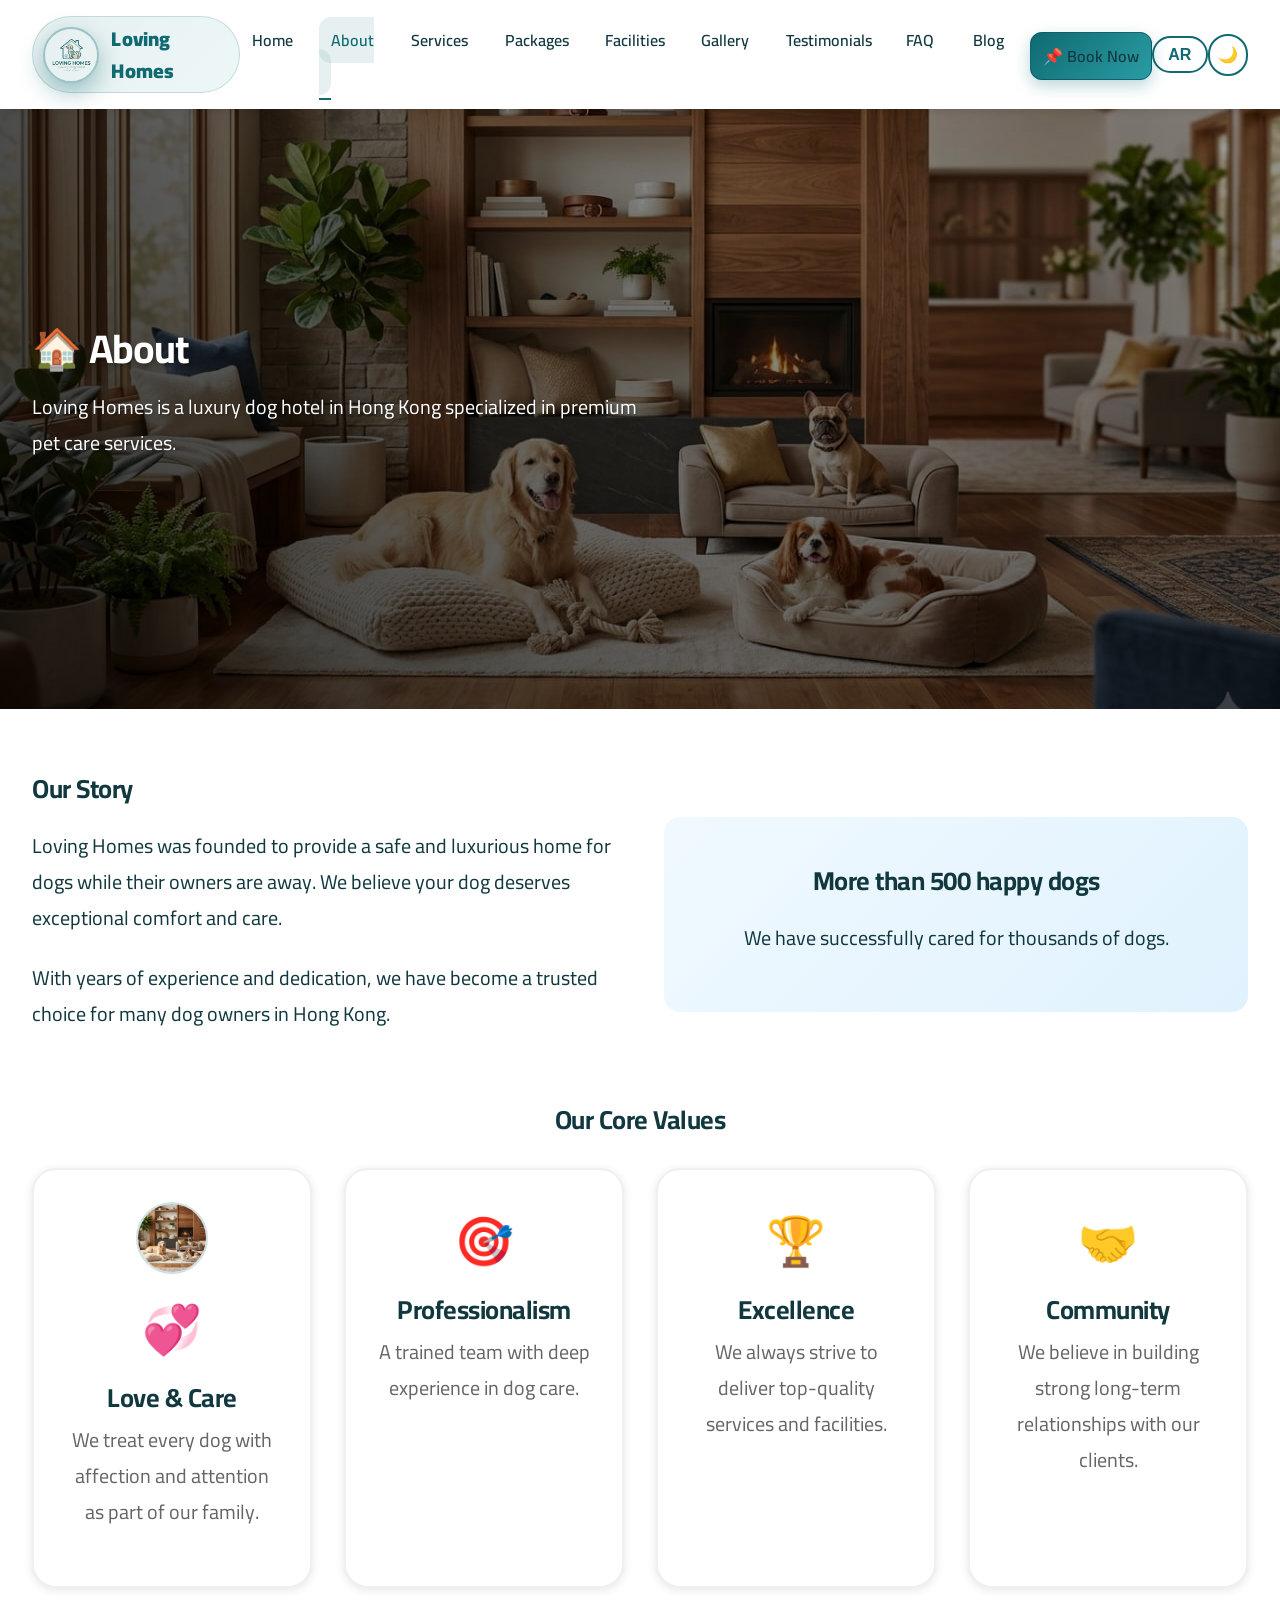
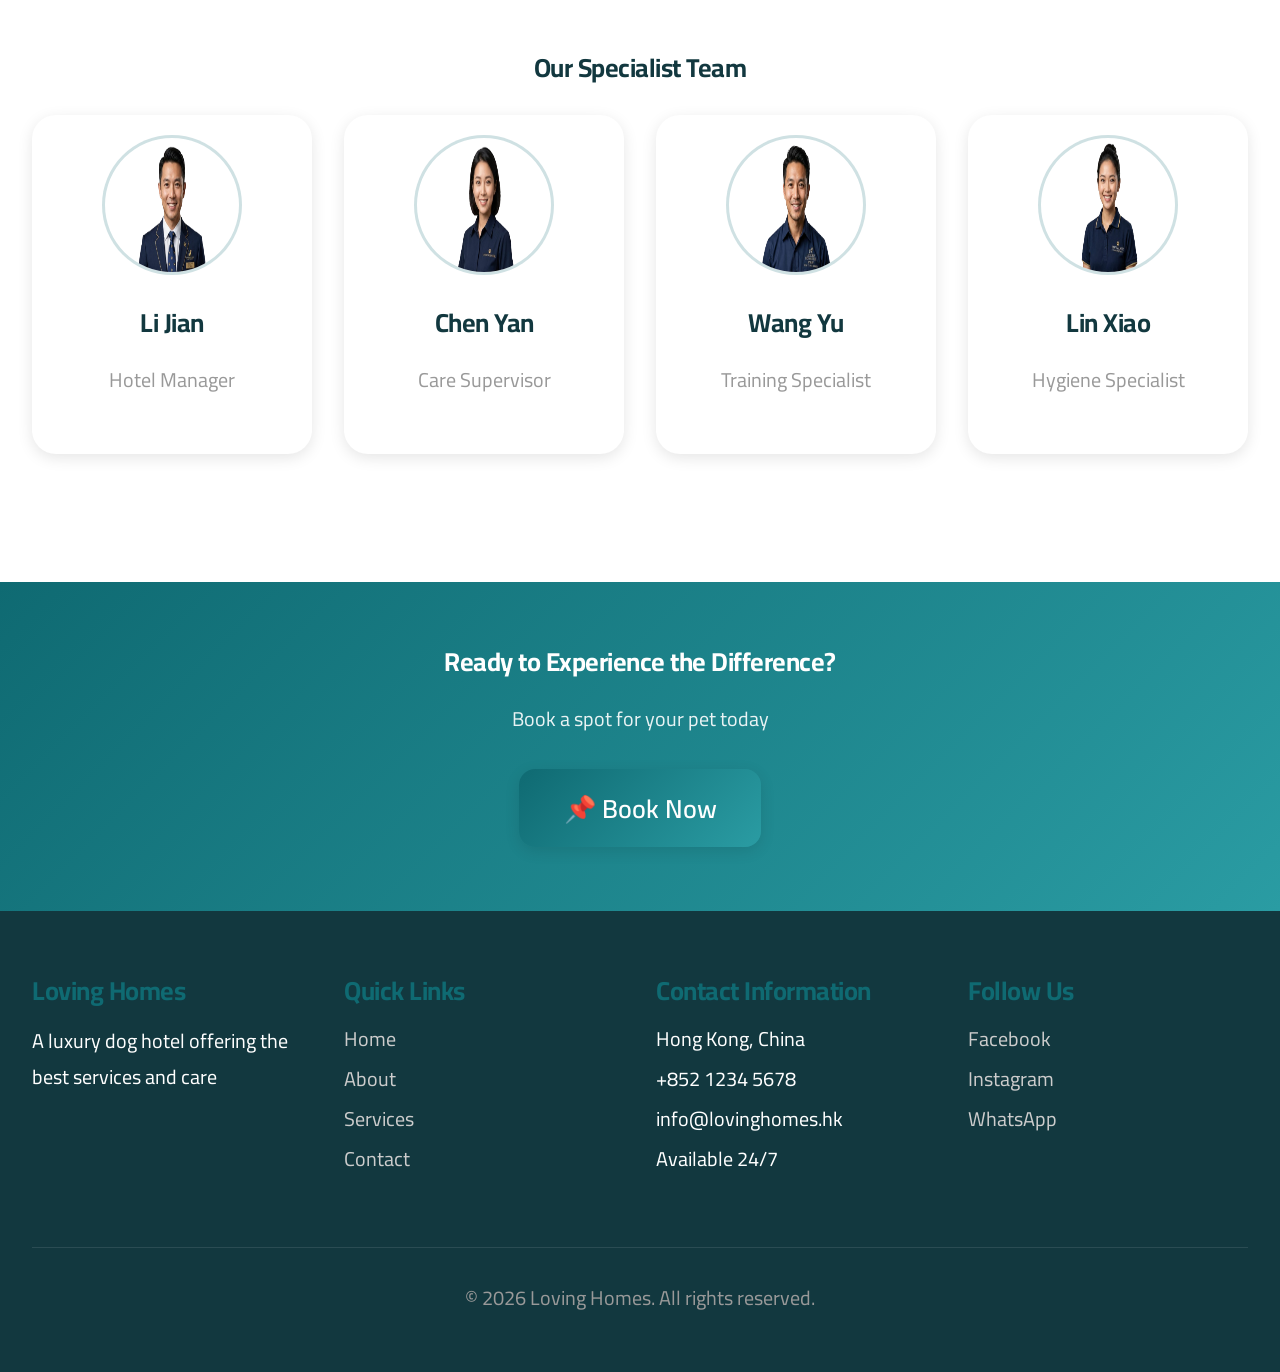
<file: en/about.html>
<!DOCTYPE html>
<html lang="en" dir="ltr">
<head>
 <!-- This page displays the current page content -->
 <meta charset="UTF-8">
 <meta name="viewport" content="width=device-width, initial-scale=1.0">
 <title>About - Loving Homes</title>
 <link rel="stylesheet" href="../css/style.css">
</head>
<body>
 <!-- Main content starts here -->
 
 <!-- Site header -->
 <header>
  <nav class="navbar">
   <a href="index.html" class="logo">
    <img src="../images/logo.png" alt="Loving Homes Logo" class="site-logo">
    <span>Loving Homes</span>
   </a>
   <ul class="nav-links">
    <li><a href="index.html">Home</a></li>
    <li><a href="about.html" class="active">About</a></li>
    <li><a href="services.html">Services</a></li>
    <li><a href="packages.html">Packages</a></li>
    <li><a href="facilities.html">Facilities</a></li>
    <li><a href="gallery.html">Gallery</a></li>
    <li><a href="testimonials.html">Testimonials</a></li>
    <li><a href="faq.html">FAQ</a></li>
    <li><a href="blog.html">Blog</a></li>
    <li><a href="contact.html" class="cta-btn">Book Now</a></li>
   </ul>
   <button class="lang-toggle" type="button" data-lang-target="ar" aria-label="Switch to Arabic">AR</button>
   <div class="hamburger"><span></span><span></span><span></span></div>
  </nav>
 </header>

 
 <section class="hero" style="background: linear-gradient(rgba(0, 0, 0, 0.4), rgba(0, 0, 0, 0.6)), url('../images/banner-about.jpg'); background-size: cover; background-position: center;">
  <div class="hero-content">
   <h1>About</h1>
   <p>Loving Homes is a luxury dog hotel in Hong Kong specialized in premium pet care services.</p>
  </div>
 </section>

 
 <section class="section">
  <div class="container">
   <div style="display: grid; grid-template-columns: 1fr 1fr; gap: 3rem; align-items: center; margin-bottom: 3rem;">
    <div>
     <h2>Our Story</h2>
     <p>Loving Homes was founded to provide a safe and luxurious home for dogs while their owners are away. We believe your dog deserves exceptional comfort and care.</p>
     <p>With years of experience and dedication, we have become a trusted choice for many dog owners in Hong Kong.</p>
    </div>
    <div style="background: linear-gradient(135deg, #F0F9FF 0%, #E0F2FE 100%); padding: 2rem; border-radius: 1rem; text-align: center;">
     <div style="font-size: 4rem; margin-bottom: 1rem;"></div>
     <h3>More than 500 happy dogs</h3>
     <p>We have successfully cared for thousands of dogs.</p>
    </div>
   </div>

   
   <div style="margin-top: 3rem;">
    <h2 style="text-align: center; margin-bottom: 2rem;">Our Core Values</h2>
    <div class="features-grid">
     <div class="feature-card">
     <img src="../images/banner-about.jpg" alt="Our service" class="mini-feature-img">
      <div class="feature-icon" aria-hidden="true">💞</div>
      <h3>Love & Care</h3>
      <p>We treat every dog with affection and attention as part of our family.</p>
     </div>
     <div class="feature-card">
      <div class="feature-icon" aria-hidden="true">🎯</div>
      <h3>Professionalism</h3>
      <p>A trained team with deep experience in dog care.</p>
     </div>
     <div class="feature-card">
      <div class="feature-icon" aria-hidden="true">🏆</div>
      <h3>Excellence</h3>
      <p>We always strive to deliver top-quality services and facilities.</p>
     </div>
     <div class="feature-card">
      <div class="feature-icon" aria-hidden="true">🤝</div>
      <h3>Community</h3>
      <p>We believe in building strong long-term relationships with our clients.</p>
     </div>
    </div>
   </div>

   
   <div style="margin-top: 3rem;">
    <h2 style="text-align: center; margin-bottom: 2rem;">Our Specialist Team</h2>
    <div class="features-grid">
     <div class="card" style="text-align: center;">
      <img src="../images/manager.png" alt="Li Jian" class="team-photo">
      <div class="card-content">
       <h3>Li Jian</h3>
       <p class="text-muted">Hotel Manager</p>
      </div>
     </div>
     <div class="card" style="text-align: center;">
      <img src="../images/care.png" alt="Chen Yan" class="team-photo">
      <div class="card-content">
       <h3>Chen Yan</h3>
       <p class="text-muted">Care Supervisor</p>
      </div>
     </div>
     <div class="card" style="text-align: center;">
      <img src="../images/trainer.png" alt="Wang Yu" class="team-photo">
      <div class="card-content">
       <h3>Wang Yu</h3>
       <p class="text-muted">Training Specialist</p>
      </div>
     </div>
     <div class="card" style="text-align: center;">
      <img src="../images/cleaning.png" alt="Lin Xiao" class="team-photo">
      <div class="card-content">
       <h3>Lin Xiao</h3>
       <p class="text-muted">Hygiene Specialist</p>
      </div>
     </div>
    </div>
   </div>
  </div>
 </section>

 
 <section class="section" style="background: linear-gradient(135deg, #0F6A72 0%, #2A9CA3 100%); color: white; text-align: center;">
  <div class="container">
   <h2 style="color: white;">Ready to Experience the Difference?</h2>
   <p style="color: rgba(255, 255, 255, 0.9); margin-bottom: 2rem;">Book a spot for your pet today</p>
   <a href="contact.html" class="btn btn-primary btn-lg">Book Now</a>
  </div>
 </section>

 
 <footer>
  <div class="container">
   <div class="footer-content">
    <div class="footer-section">
     <h3>Loving Homes</h3>
     <p>A luxury dog hotel offering the best services and care</p>
    </div>
    <div class="footer-section">
     <h3>Quick Links</h3>
     <ul>
      <li><a href="index.html">Home</a></li>
      <li><a href="about.html">About</a></li>
      <li><a href="services.html">Services</a></li>
      <li><a href="contact.html">Contact</a></li>
     </ul>
    </div>
    <div class="footer-section">
     <h3>Contact Information</h3>
     <ul>
      <li> Hong Kong, China</li>
      <li> +852 1234 5678</li>
      <li> info@lovinghomes.hk</li>
      <li>Available 24/7</li>
     </ul>
    </div>
    <div class="footer-section">
     <h3>Follow Us</h3>
     <ul>
      <li><a href="https://www.facebook.com/" target="_blank" rel="noopener noreferrer">Facebook</a></li>
      <li><a href="https://www.instagram.com/" target="_blank" rel="noopener noreferrer">Instagram</a></li>
      <li><a href="https://www.whatsapp.com/" target="_blank" rel="noopener noreferrer">WhatsApp</a></li>
     </ul>
    </div>
   </div>
   <div class="footer-bottom">
    <p>&copy; 2026 Loving Homes. All rights reserved.</p>
   </div>
  </div>
 </footer>

 <script src="../js/main.js"></script>
 <!-- Main content ends here -->
</body>
</html>
</file>
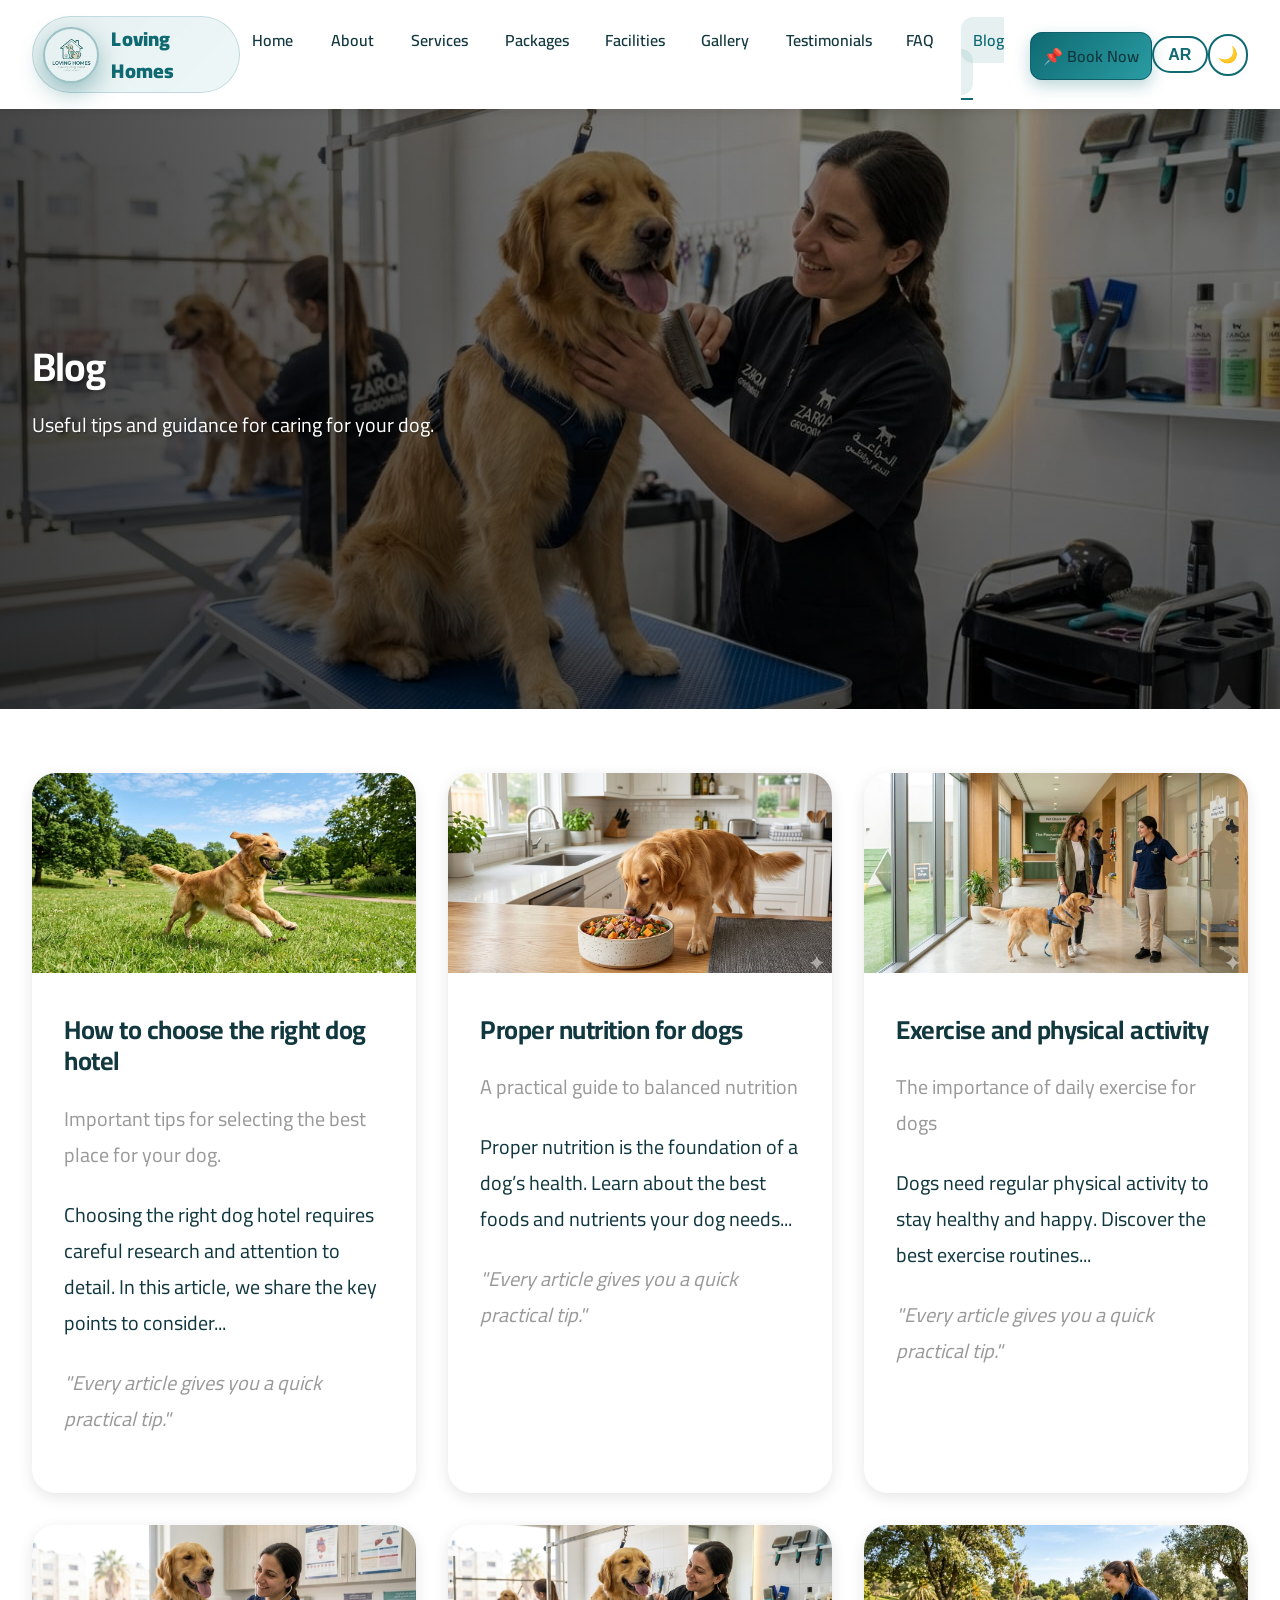
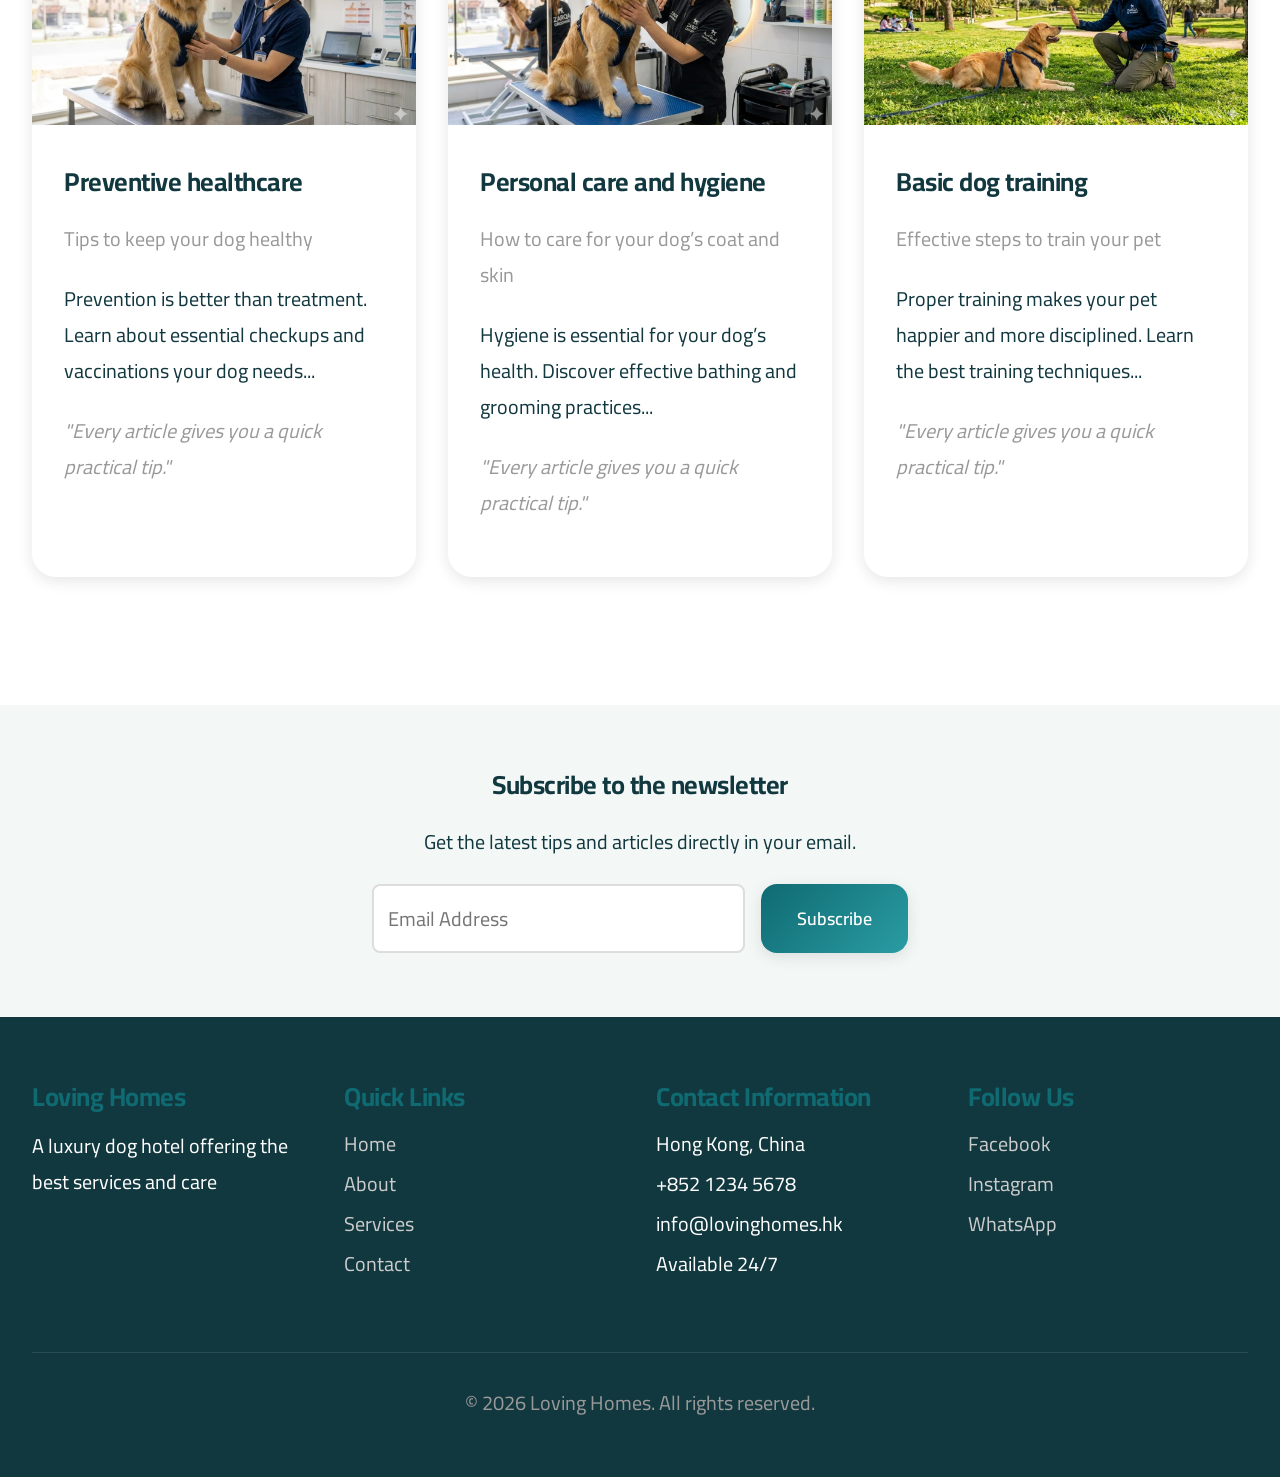
<file: en/blog.html>
<!DOCTYPE html>
<html lang="en" dir="ltr">
<head>
 <!-- This page displays the current page content -->
 <meta charset="UTF-8">
 <meta name="viewport" content="width=device-width, initial-scale=1.0">
 <title>Blog - Loving Homes</title>
 <link rel="stylesheet" href="../css/style.css">
</head>
<body>
 <!-- Main content starts here -->
 <!-- Site header -->
 <header>
  <nav class="navbar">
   <a href="index.html" class="logo">
    <img src="../images/logo.png" alt="Loving Homes Logo" class="site-logo">
    <span>Loving Homes</span></a>
   <ul class="nav-links">
    <li><a href="index.html">Home</a></li>
    <li><a href="about.html">About</a></li>
    <li><a href="services.html">Services</a></li>
    <li><a href="packages.html">Packages</a></li>
    <li><a href="facilities.html">Facilities</a></li>
    <li><a href="gallery.html">Gallery</a></li>
    <li><a href="testimonials.html">Testimonials</a></li>
    <li><a href="faq.html">FAQ</a></li>
    <li><a href="blog.html" class="active">Blog</a></li>
    <li><a href="contact.html" class="cta-btn">Book Now</a></li>
   </ul>
   <button class="lang-toggle" type="button" data-lang-target="ar" aria-label="Switch to Arabic">AR</button>
   <div class="hamburger"><span></span><span></span><span></span></div>
  </nav>
 </header>

 <section class="hero" style="background: linear-gradient(rgba(0, 0, 0, 0.45), rgba(0, 0, 0, 0.55)), url('../images/m1.jpeg'); background-size: cover; background-position: center; display: flex; align-items: center;">
  <div class="hero-content" style="color: white;">
   <h1>Blog</h1>
   <p>Useful tips and guidance for caring for your dog.</p>
  </div>
 </section>

 <section class="section">
  <div class="container">
   <div class="features-grid" style="grid-template-columns: repeat(auto-fit, minmax(300px, 1fr));">
    <article class="card">
     <img src="../images/m5.jpeg" alt="Article image" style="width: 100%; height: 200px; object-fit: cover;">
     <div class="card-content">
      <h3>How to choose the right dog hotel</h3>
      <p class="text-muted">Important tips for selecting the best place for your dog.</p>
      <p>Choosing the right dog hotel requires careful research and attention to detail. In this article, we share the key points to consider...</p>
      <p class="text-muted" style="margin-top: 1rem; font-style: italic;">"Every article gives you a quick practical tip."</p>
     </div>
    </article>

    <article class="card">
     <img src="../images/m4.jpeg" alt="Article image" style="width: 100%; height: 200px; object-fit: cover;">
     <div class="card-content">
      <h3>Proper nutrition for dogs</h3>
      <p class="text-muted">A practical guide to balanced nutrition</p>
      <p>Proper nutrition is the foundation of a dog’s health. Learn about the best foods and nutrients your dog needs...</p>
      <p class="text-muted" style="margin-top: 1rem; font-style: italic;">"Every article gives you a quick practical tip."</p>
     </div>
    </article>

    <article class="card">
     <img src="../images/m3.jpeg" alt="Article image" style="width: 100%; height: 200px; object-fit: cover;">
     <div class="card-content">
      <h3>Exercise and physical activity</h3>
      <p class="text-muted">The importance of daily exercise for dogs</p>
      <p>Dogs need regular physical activity to stay healthy and happy. Discover the best exercise routines...</p>
      <p class="text-muted" style="margin-top: 1rem; font-style: italic;">"Every article gives you a quick practical tip."</p>
     </div>
    </article>

    <article class="card">
     <img src="../images/m6.jpeg" alt="Article image" style="width: 100%; height: 200px; object-fit: cover;">
     <div class="card-content">
      <h3>Preventive healthcare</h3>
      <p class="text-muted">Tips to keep your dog healthy</p>
      <p>Prevention is better than treatment. Learn about essential checkups and vaccinations your dog needs...</p>
      <p class="text-muted" style="margin-top: 1rem; font-style: italic;">"Every article gives you a quick practical tip."</p>
     </div>
    </article>

    <article class="card">
     <img src="../images/m1.jpeg" alt="Article image" style="width: 100%; height: 200px; object-fit: cover;">
     <div class="card-content">
      <h3>Personal care and hygiene</h3>
      <p class="text-muted">How to care for your dog’s coat and skin</p>
      <p>Hygiene is essential for your dog’s health. Discover effective bathing and grooming practices...</p>
      <p class="text-muted" style="margin-top: 1rem; font-style: italic;">"Every article gives you a quick practical tip."</p>
     </div>
    </article>

    <article class="card">
     <img src="../images/m2.jpeg" alt="Article image" style="width: 100%; height: 200px; object-fit: cover;">
     <div class="card-content">
      <h3>Basic dog training</h3>
      <p class="text-muted">Effective steps to train your pet</p>
      <p>Proper training makes your pet happier and more disciplined. Learn the best training techniques...</p>
      <p class="text-muted" style="margin-top: 1rem; font-style: italic;">"Every article gives you a quick practical tip."</p>
     </div>
    </article>
   </div>
  </div>
 </section>

 <section class="section bg-light">
  <div class="container" style="text-align: center; max-width: 600px; margin: 0 auto;">
   <h2>Subscribe to the newsletter</h2>
   <p>Get the latest tips and articles directly in your email.</p>
   <form action="https://formspree.io/f/xlgwyaba" method="POST" accept-charset="UTF-8" style="display: flex; gap: 1rem; margin-top: 1rem; flex-wrap: wrap;">
    <input type="hidden" name="_subject" value="New subscription request from Blog page">
    <input type="email" name="email" autocomplete="email" placeholder="Email Address" required style="flex: 1; min-width: 230px; padding: 0.875rem; border: 2px solid #ddd; border-radius: 0.5rem; font-family: var(--font-lato);">
    <button type="submit" class="btn btn-primary">Subscribe</button>
   </form>
  </div>
 </section>

 <footer>
  <div class="container">
   <div class="footer-content">
    <div class="footer-section">
     <h3>Loving Homes</h3>
     <p>A luxury dog hotel offering the best services and care</p>
    </div>
    <div class="footer-section">
     <h3>Quick Links</h3>
     <ul>
      <li><a href="index.html">Home</a></li>
      <li><a href="about.html">About</a></li>
      <li><a href="services.html">Services</a></li>
      <li><a href="contact.html">Contact</a></li>
     </ul>
    </div>
    <div class="footer-section">
     <h3>Contact Information</h3>
     <ul>
      <li> Hong Kong, China</li>
      <li> +852 1234 5678</li>
      <li> info@lovinghomes.hk</li>
      <li>Available 24/7</li>
     </ul>
    </div>
    <div class="footer-section">
     <h3>Follow Us</h3>
     <ul>
      <li><a href="https://www.facebook.com/" target="_blank" rel="noopener noreferrer">Facebook</a></li>
      <li><a href="https://www.instagram.com/" target="_blank" rel="noopener noreferrer">Instagram</a></li>
      <li><a href="https://www.whatsapp.com/" target="_blank" rel="noopener noreferrer">WhatsApp</a></li>
     </ul>
    </div>
   </div>
   <div class="footer-bottom">
    <p>&copy; 2026 Loving Homes. All rights reserved.</p>
   </div>
  </div>
 </footer>

 <script src="../js/main.js"></script>
 <!-- Main content ends here -->
</body>
</html>
</file>
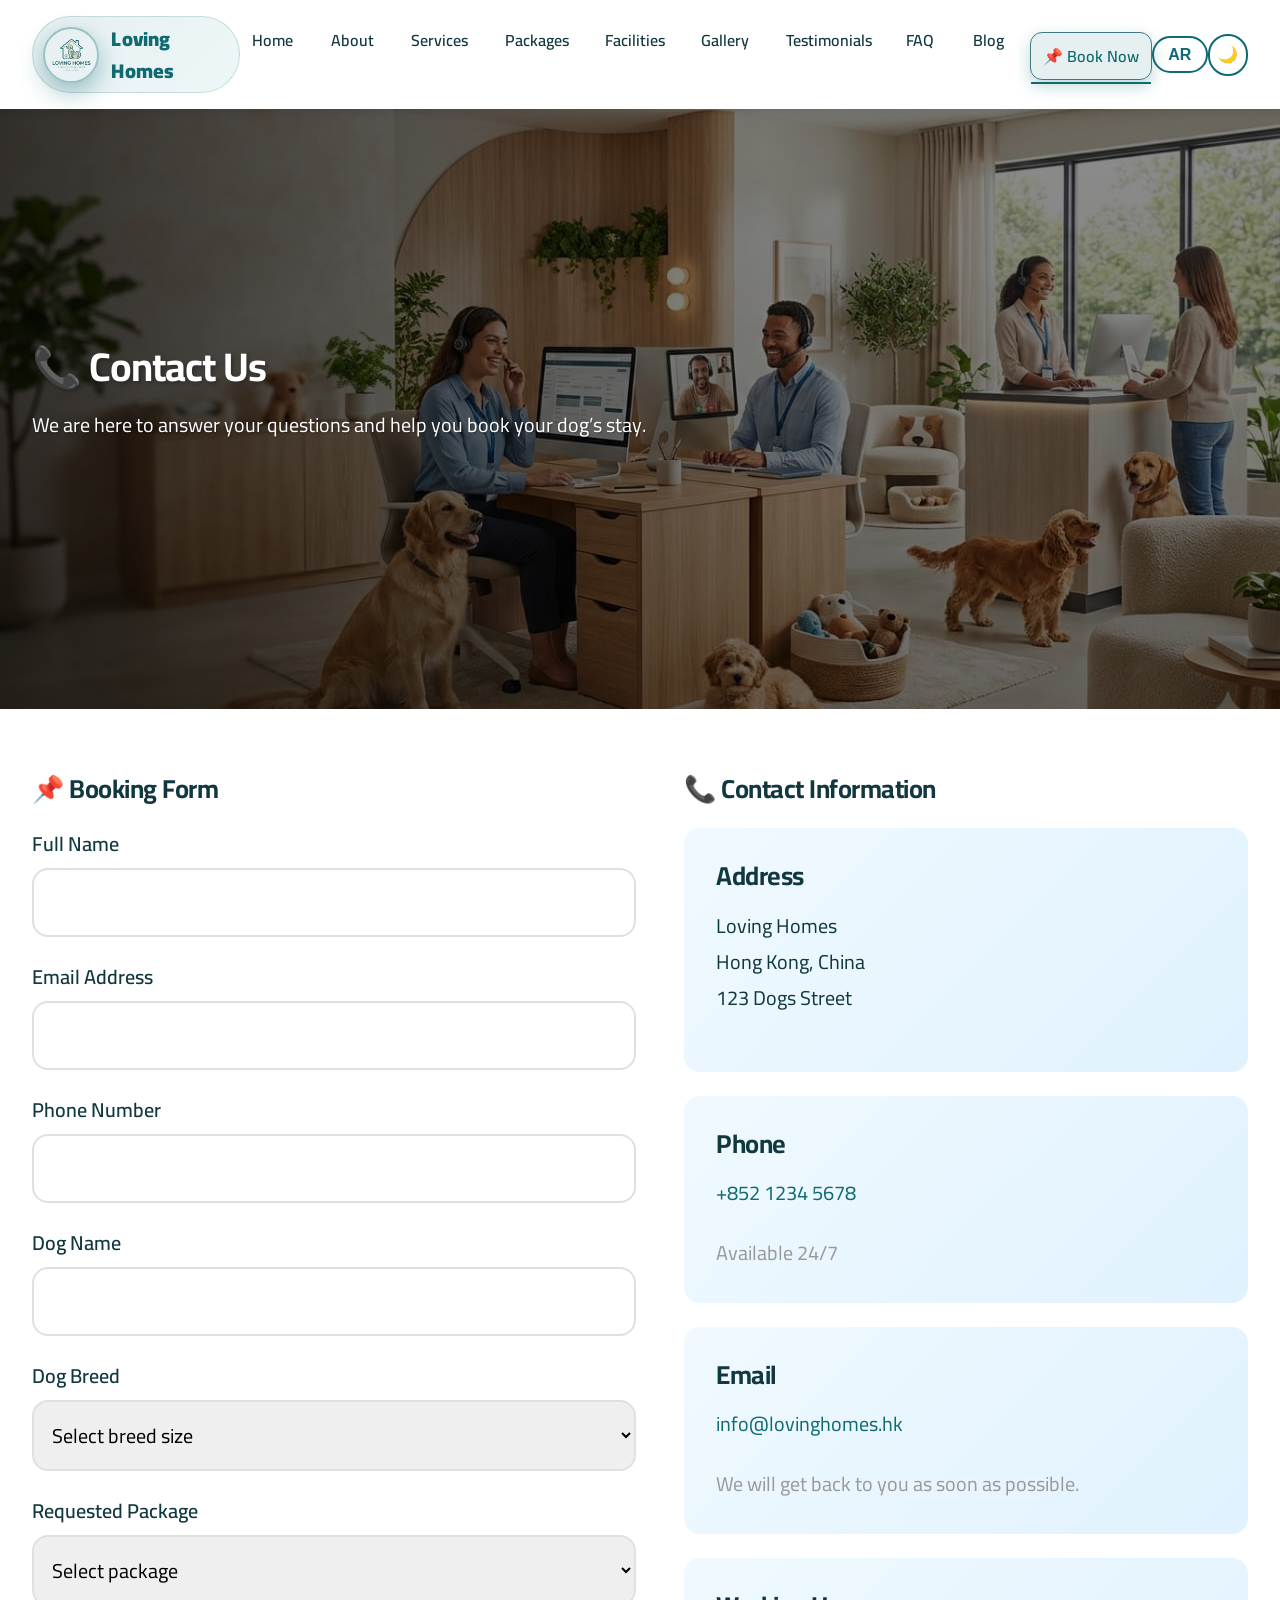
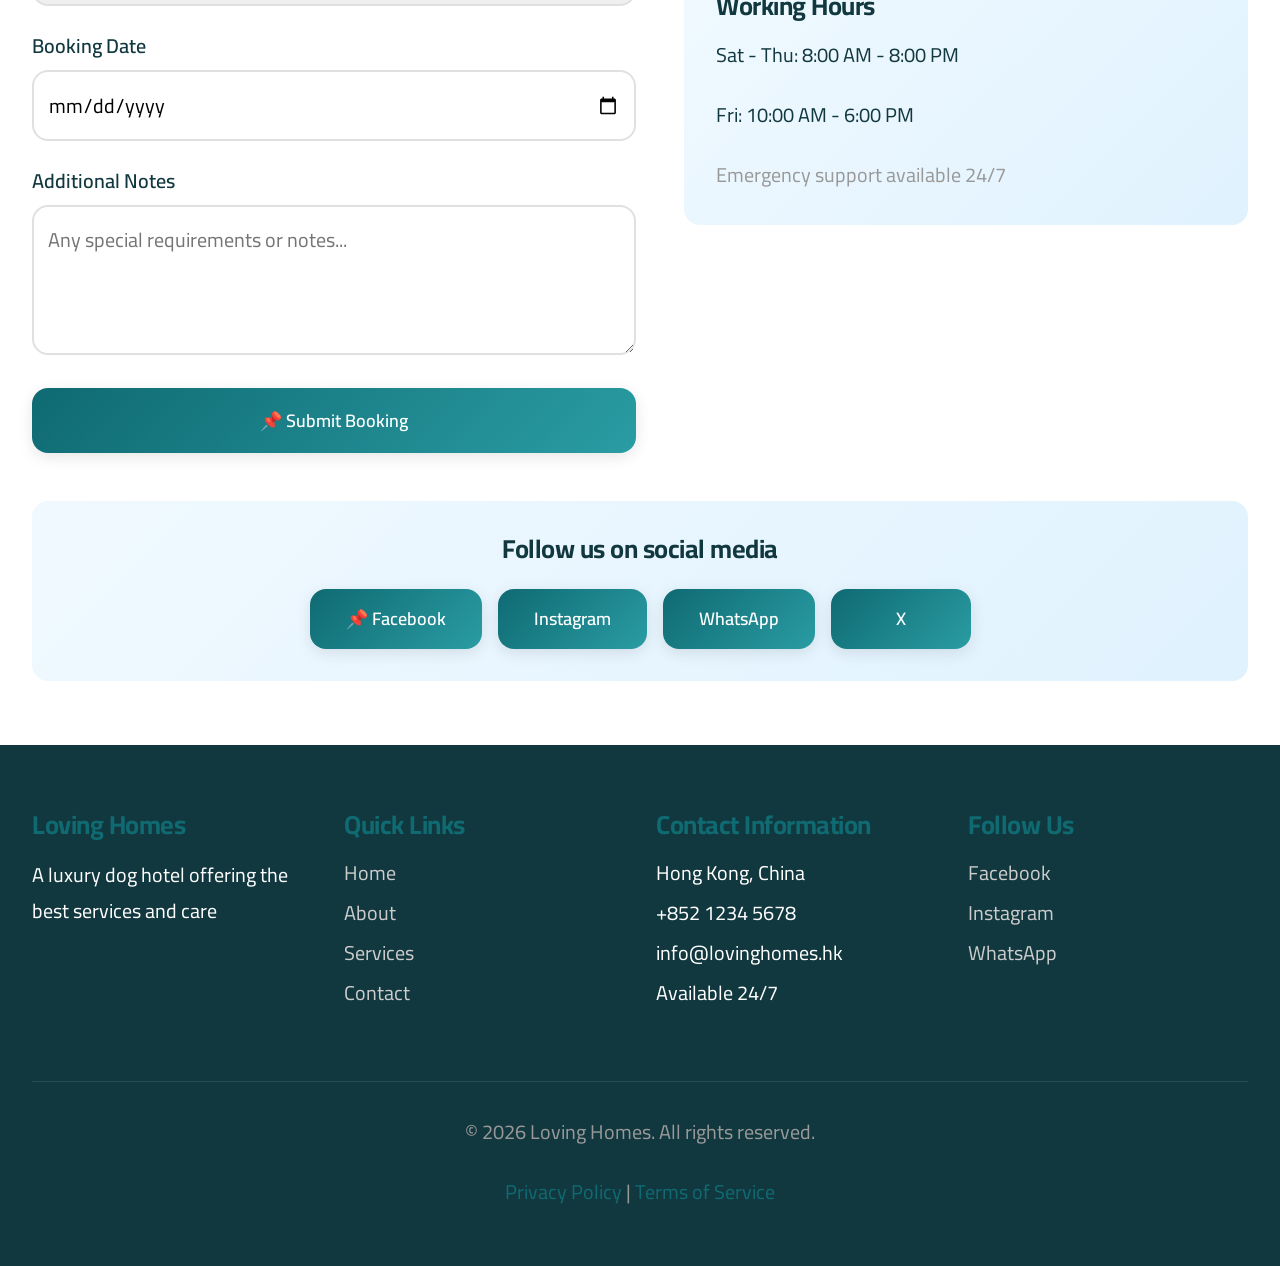
<file: en/contact.html>
<!DOCTYPE html>
<html lang="en" dir="ltr">
<head>
 <!-- This page displays the current page content -->
 <meta charset="UTF-8">
 <meta name="viewport" content="width=device-width, initial-scale=1.0">
 <title>Contact - Loving Homes</title>
 <link rel="stylesheet" href="../css/style.css">
</head>
<body>
 <!-- Main content starts here -->
 <!-- Site header -->
 <header>
  <nav class="navbar">
   <a href="index.html" class="logo">
    <img src="../images/logo.png" alt="Loving Homes Logo" class="site-logo">
    <span>Loving Homes</span></a>
   <ul class="nav-links">
    <li><a href="index.html">Home</a></li>
    <li><a href="about.html">About</a></li>
    <li><a href="services.html">Services</a></li>
    <li><a href="packages.html">Packages</a></li>
    <li><a href="facilities.html">Facilities</a></li>
    <li><a href="gallery.html">Gallery</a></li>
    <li><a href="testimonials.html">Testimonials</a></li>
    <li><a href="faq.html">FAQ</a></li>
    <li><a href="blog.html">Blog</a></li>
    <li><a href="contact.html" class="cta-btn active">Book Now</a></li>
   </ul>
   <button class="lang-toggle" type="button" data-lang-target="ar" aria-label="Switch to Arabic">AR</button>
   <div class="hamburger"><span></span><span></span><span></span></div>
  </nav>
 </header>

 <section class="hero" style="background: linear-gradient(rgba(0, 0, 0, 0.45), rgba(0, 0, 0, 0.55)), url('../images/banner-contact.jpg'); background-size: cover; background-position: center; display: flex; align-items: center;">
  <div class="hero-content" style="color: white;">
   <h1>Contact Us</h1>
   <p>We are here to answer your questions and help you book your dog’s stay.</p>
  </div>
 </section>

 <section class="section">
  <div class="container">
   <div class="contact-layout">
    <div class="contact-form-wrap">
     <h2>Booking Form</h2>
     <form id="contactForm" action="https://formspree.io/f/xlgwyaba" method="POST">
      <div class="form-group">
       <label>Full Name</label>
       <input type="text" name="name" required>
      </div>

      <div class="form-group">
       <label>Email Address</label>
       <input type="email" name="email" autocomplete="email" required>
      </div>

      <div class="form-group">
       <label>Phone Number</label>
       <input type="tel" name="phone" inputmode="tel" required>
      </div>

      <div class="form-group">
       <label>Dog Name</label>
       <input type="text" name="dogName" required>
      </div>

      <div class="form-group">
       <label>Dog Breed</label>
       <select name="dogBreed" required>
        <option value="">Select breed size</option>
        <option value="small">Small</option>
        <option value="medium">Medium</option>
        <option value="large">Large</option>
        <option value="giant">Giant</option>
       </select>
      </div>

      <div class="form-group">
       <label>Requested Package</label>
       <select name="package" required>
        <option value="">Select package</option>
        <option value="daily">Daily Package</option>
        <option value="classic">Classic Package</option>
        <option value="special">Premium Package</option>
       </select>
      </div>

      <div class="form-group">
       <label>Booking Date</label>
       <input type="date" name="date" required>
      </div>

      <div class="form-group">
       <label>Additional Notes</label>
       <textarea name="notes" placeholder="Any special requirements or notes..."></textarea>
      </div>

      <button type="submit" class="btn btn-primary contact-submit-btn">Submit Booking</button>
     </form>
    </div>

    <div class="contact-info-wrap">
     <h2>Contact Information</h2>

     <div class="contact-info-card">
      <h3>Address</h3>
      <p>Loving Homes<br>Hong Kong, China<br>123 Dogs Street</p>
     </div>

     <div class="contact-info-card">
      <h3>Phone</h3>
      <p><a href="tel:+85212345678">+852 1234 5678</a></p>
      <p class="text-muted contact-note">Available 24/7</p>
     </div>

     <div class="contact-info-card">
      <h3>Email</h3>
      <p><a href="mailto:info@lovinghomes.hk">info@lovinghomes.hk</a></p>
      <p class="text-muted contact-note">We will get back to you as soon as possible.</p>
     </div>

     <div class="contact-info-card">
      <h3>Working Hours</h3>
      <p>Sat - Thu: 8:00 AM - 8:00 PM</p>
      <p>Fri: 10:00 AM - 6:00 PM</p>
      <p class="text-muted contact-note">Emergency support available 24/7</p>
     </div>
    </div>
   </div>

   <div class="contact-social-box">
    <h2>Follow us on social media</h2>
    <div class="contact-social-links">
     <a href="https://www.facebook.com/" class="btn btn-primary" target="_blank" rel="noopener noreferrer">Facebook</a>
     <a href="https://www.instagram.com/" class="btn btn-primary" target="_blank" rel="noopener noreferrer">Instagram</a>
     <a href="https://www.whatsapp.com/" class="btn btn-primary" target="_blank" rel="noopener noreferrer">WhatsApp</a>
     <a href="https://x.com/" class="btn btn-primary" target="_blank" rel="noopener noreferrer">X</a>
    </div>
   </div>
  </div>
 </section>

 <footer>
  <div class="container">
   <div class="footer-content">
    <div class="footer-section">
     <h3>Loving Homes</h3>
     <p>A luxury dog hotel offering the best services and care</p>
    </div>
    <div class="footer-section">
     <h3>Quick Links</h3>
     <ul>
      <li><a href="index.html">Home</a></li>
      <li><a href="about.html">About</a></li>
      <li><a href="services.html">Services</a></li>
      <li><a href="contact.html">Contact</a></li>
     </ul>
    </div>
    <div class="footer-section">
     <h3>Contact Information</h3>
     <ul>
      <li> Hong Kong, China</li>
      <li> +852 1234 5678</li>
      <li> info@lovinghomes.hk</li>
      <li>Available 24/7</li>
     </ul>
    </div>
    <div class="footer-section">
     <h3>Follow Us</h3>
     <ul>
      <li><a href="https://www.facebook.com/" target="_blank" rel="noopener noreferrer">Facebook</a></li>
      <li><a href="https://www.instagram.com/" target="_blank" rel="noopener noreferrer">Instagram</a></li>
      <li><a href="https://www.whatsapp.com/" target="_blank" rel="noopener noreferrer">WhatsApp</a></li>
     </ul>
    </div>
   </div>
   <div class="footer-bottom">
    <p>&copy; 2026 Loving Homes. All rights reserved.</p>
    <p>
     <a href="privacy.html">Privacy Policy</a> | 
     <a href="terms.html">Terms of Service</a>
    </p>
   </div>
  </div>
 </footer>

 <script src="../js/main.js"></script>
 <!-- Main content ends here -->
</body>
</html>
</file>
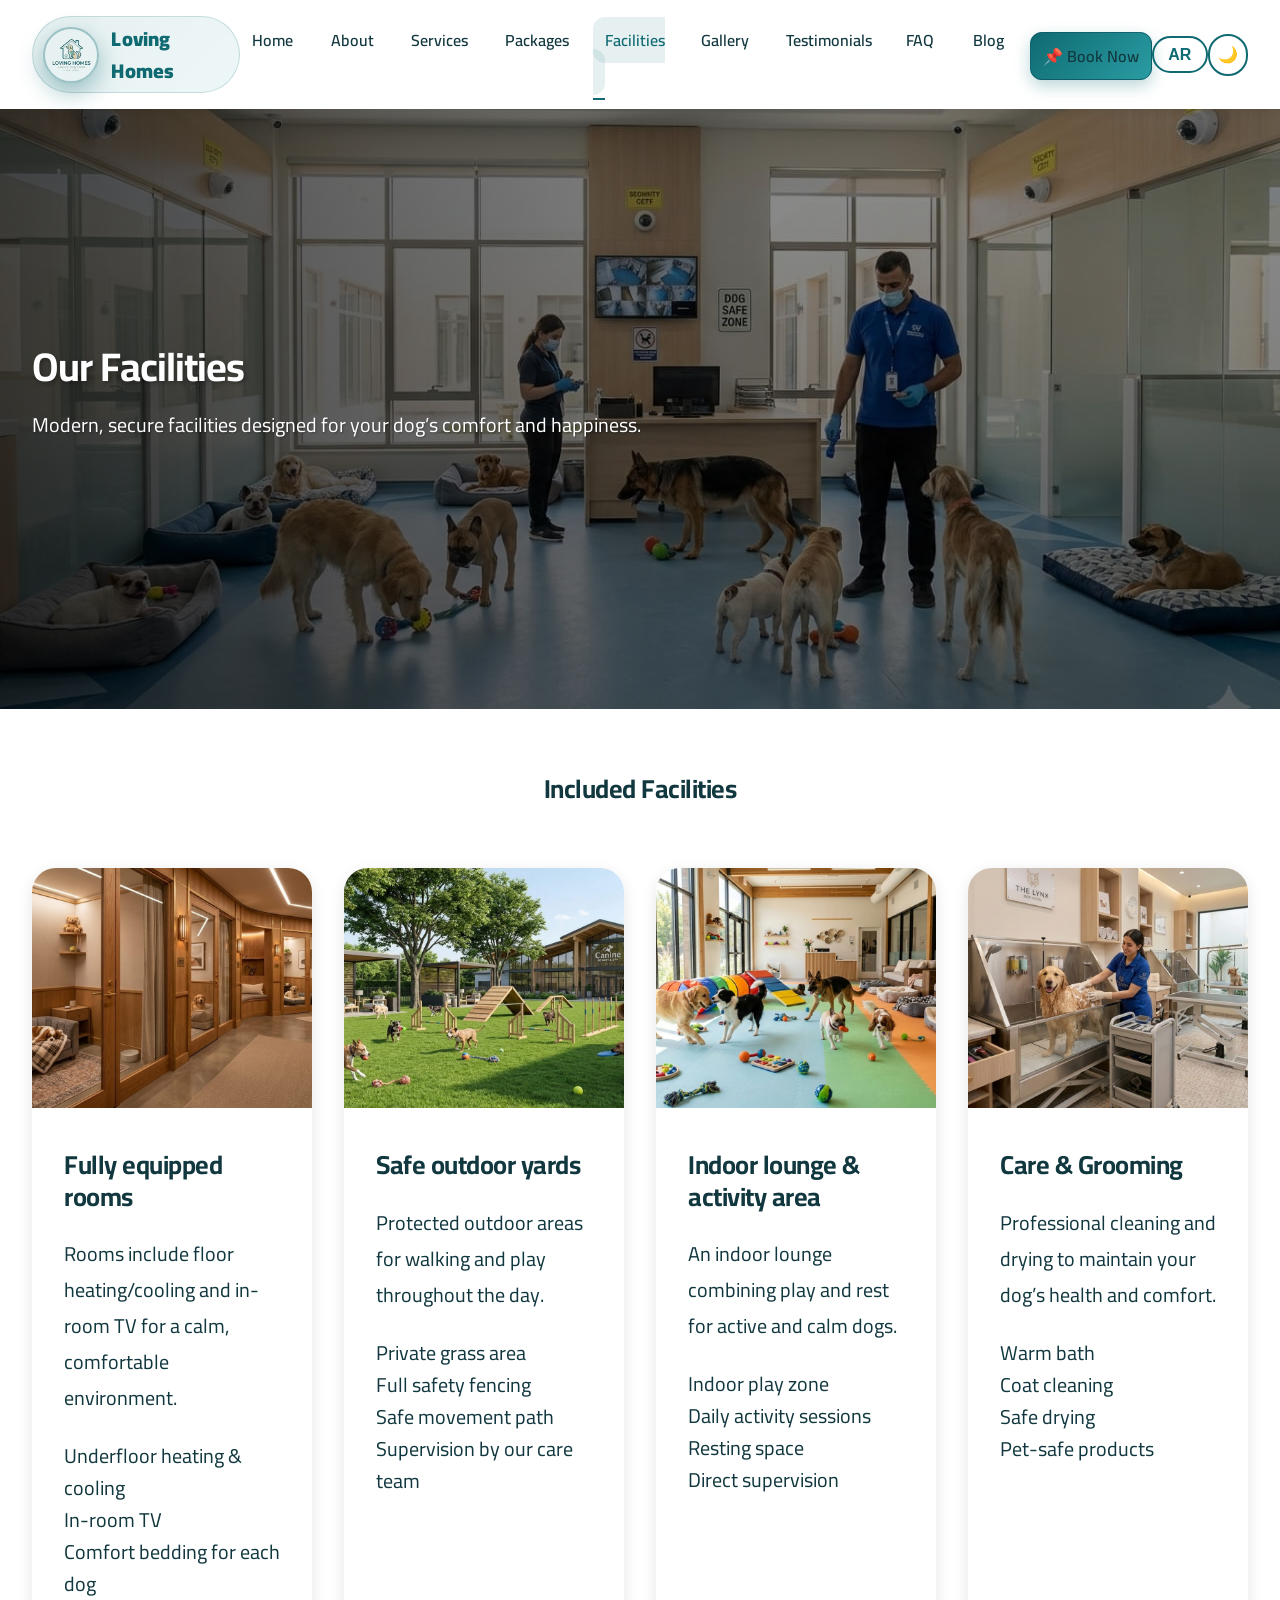
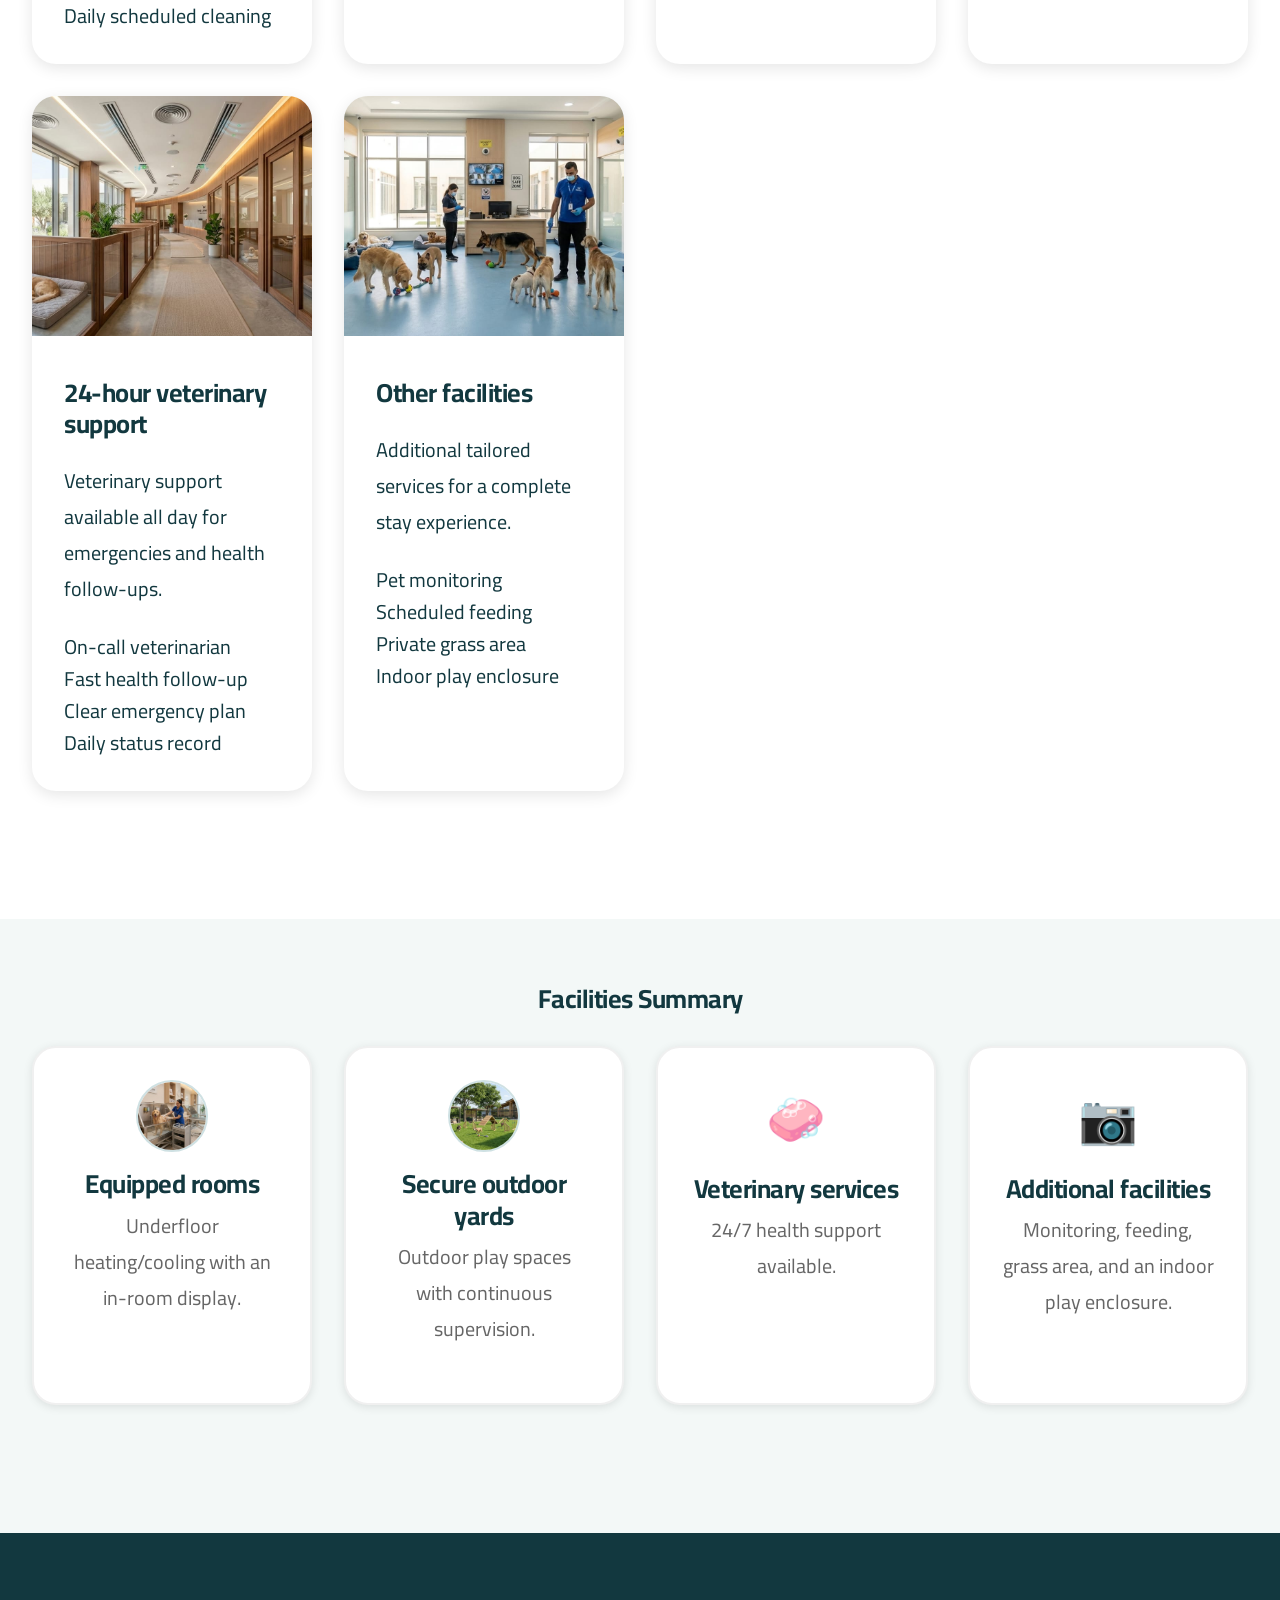
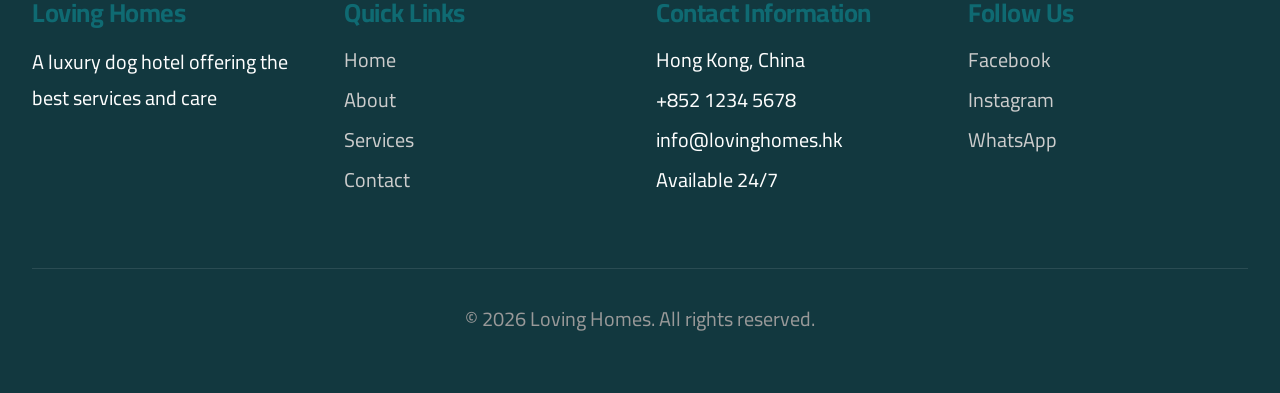
<file: en/facilities.html>
<!DOCTYPE html>
<html lang="en" dir="ltr">
<head>
 <!-- This page displays the current page content -->
 <meta charset="UTF-8">
 <meta name="viewport" content="width=device-width, initial-scale=1.0">
 <title>Facilities - Loving Homes</title>
 <link rel="stylesheet" href="../css/style.css">
</head>
<body>
 <!-- Main content starts here -->
 <!-- Site header -->
 <header>
  <nav class="navbar">
   <a href="index.html" class="logo">
    <img src="../images/logo.png" alt="Loving Homes Logo" class="site-logo">
    <span>Loving Homes</span></a>
   <ul class="nav-links">
    <li><a href="index.html">Home</a></li>
    <li><a href="about.html">About</a></li>
    <li><a href="services.html">Services</a></li>
    <li><a href="packages.html">Packages</a></li>
    <li><a href="facilities.html" class="active">Facilities</a></li>
    <li><a href="gallery.html">Gallery</a></li>
    <li><a href="testimonials.html">Testimonials</a></li>
    <li><a href="faq.html">FAQ</a></li>
    <li><a href="blog.html">Blog</a></li>
    <li><a href="contact.html" class="cta-btn">Book Now</a></li>
   </ul>
   <button class="lang-toggle" type="button" data-lang-target="ar" aria-label="Switch to Arabic">AR</button>
   <div class="hamburger"><span></span><span></span><span></span></div>
  </nav>
 </header>

 <section class="hero" style="background: linear-gradient(rgba(0, 0, 0, 0.45), rgba(0, 0, 0, 0.55)), url('../images/r1.jpeg'); background-size: cover; background-position: center; display: flex; align-items: center;">
  <div class="hero-content" style="color: white;">
   <h1>Our Facilities</h1>
   <p>Modern, secure facilities designed for your dog’s comfort and happiness.</p>
  </div>
 </section>

 <section class="section">
  <div class="container">
   <div class="section-title">
    <h2>Included Facilities</h2>
   </div>
   <div class="features-grid">
    <div class="card">
     <img src="../images/r4.jpeg" alt="Facility image" style="width: 100%; height: 240px; object-fit: cover;">
     <div class="card-content">
      <h3>Fully equipped rooms</h3>
      <p>Rooms include floor heating/cooling and in-room TV for a calm, comfortable environment.</p>
      <ul style="list-style: none; margin-top: 1rem;">
       <li> Underfloor heating & cooling</li>
       <li> In-room TV</li>
       <li> Comfort bedding for each dog</li>
       <li> Daily scheduled cleaning</li>
      </ul>
     </div>
    </div>

    <div class="card">
     <img src="../images/r6.jpeg" alt="Facility image" style="width: 100%; height: 240px; object-fit: cover;">
     <div class="card-content">
      <h3>Safe outdoor yards</h3>
      <p>Protected outdoor areas for walking and play throughout the day.</p>
      <ul style="list-style: none; margin-top: 1rem;">
       <li> Private grass area</li>
       <li> Full safety fencing</li>
       <li> Safe movement path</li>
       <li> Supervision by our care team</li>
      </ul>
     </div>
    </div>

    <div class="card">
     <img src="../images/r3.jpeg" alt="Facility image" style="width: 100%; height: 240px; object-fit: cover;">
     <div class="card-content">
      <h3>Indoor lounge & activity area</h3>
      <p>An indoor lounge combining play and rest for active and calm dogs.</p>
      <ul style="list-style: none; margin-top: 1rem;">
       <li> Indoor play zone</li>
       <li> Daily activity sessions</li>
       <li> Resting space</li>
       <li> Direct supervision</li>
      </ul>
     </div>
    </div>

    <div class="card">
     <img src="../images/r5.jpeg" alt="Facility image" style="width: 100%; height: 240px; object-fit: cover;">
     <div class="card-content">
      <h3>Care & Grooming</h3>
      <p>Professional cleaning and drying to maintain your dog’s health and comfort.</p>
      <ul style="list-style: none; margin-top: 1rem;">
       <li> Warm bath</li>
       <li> Coat cleaning</li>
       <li> Safe drying</li>
       <li> Pet-safe products</li>
      </ul>
     </div>
    </div>

    <div class="card">
     <img src="../images/r2.jpeg" alt="Facility image" style="width: 100%; height: 240px; object-fit: cover;">
     <div class="card-content">
      <h3>24-hour veterinary support</h3>
      <p>Veterinary support available all day for emergencies and health follow-ups.</p>
      <ul style="list-style: none; margin-top: 1rem;">
       <li> On-call veterinarian</li>
       <li> Fast health follow-up</li>
       <li> Clear emergency plan</li>
       <li> Daily status record</li>
      </ul>
     </div>
    </div>

    <div class="card">
     <img src="../images/r1.jpeg" alt="Facility image" style="width: 100%; height: 240px; object-fit: cover;">
     <div class="card-content">
      <h3>Other facilities</h3>
      <p>Additional tailored services for a complete stay experience.</p>
      <ul style="list-style: none; margin-top: 1rem;">
       <li> Pet monitoring</li>
       <li> Scheduled feeding</li>
       <li> Private grass area</li>
       <li> Indoor play enclosure</li>
      </ul>
     </div>
    </div>
   </div>
  </div>
 </section>

 <section class="section bg-light">
  <div class="container">
   <h2 style="text-align: center; margin-bottom: 2rem;">Facilities Summary</h2>
   <div class="features-grid">
    <div class="feature-card">
     <img src="../images/r5.jpeg" alt="Cleaning center" class="mini-feature-img">
     <h3>Equipped rooms</h3>
     <p>Underfloor heating/cooling with an in-room display.</p>
    </div>
    <div class="feature-card">
     <img src="../images/r6.jpeg" alt="Monitoring system" class="mini-feature-img">
     <h3>Secure outdoor yards</h3>
     <p>Outdoor play spaces with continuous supervision.</p>
    </div>
    <div class="feature-card">
     <div class="feature-icon" aria-hidden="true">🧼</div>
     <h3>Veterinary services</h3>
     <p>24/7 health support available.</p>
    </div>
    <div class="feature-card">
     <div class="feature-icon" aria-hidden="true">📷</div>
     <h3>Additional facilities</h3>
     <p>Monitoring, feeding, grass area, and an indoor play enclosure.</p>
    </div>
   </div>
  </div>
 </section>

 <footer>
  <div class="container">
   <div class="footer-content">
    <div class="footer-section">
     <h3>Loving Homes</h3>
     <p>A luxury dog hotel offering the best services and care</p>
    </div>
    <div class="footer-section">
     <h3>Quick Links</h3>
     <ul>
      <li><a href="index.html">Home</a></li>
      <li><a href="about.html">About</a></li>
      <li><a href="services.html">Services</a></li>
      <li><a href="contact.html">Contact</a></li>
     </ul>
    </div>
    <div class="footer-section">
     <h3>Contact Information</h3>
     <ul>
      <li> Hong Kong, China</li>
      <li> +852 1234 5678</li>
      <li> info@lovinghomes.hk</li>
      <li>Available 24/7</li>
     </ul>
    </div>
    <div class="footer-section">
     <h3>Follow Us</h3>
     <ul>
      <li><a href="https://www.facebook.com/" target="_blank" rel="noopener noreferrer">Facebook</a></li>
      <li><a href="https://www.instagram.com/" target="_blank" rel="noopener noreferrer">Instagram</a></li>
      <li><a href="https://www.whatsapp.com/" target="_blank" rel="noopener noreferrer">WhatsApp</a></li>
     </ul>
    </div>
   </div>
   <div class="footer-bottom">
    <p>&copy; 2026 Loving Homes. All rights reserved.</p>
   </div>
  </div>
 </footer>

 <script src="../js/main.js"></script>
 <!-- Main content ends here -->
</body>
</html>
</file>
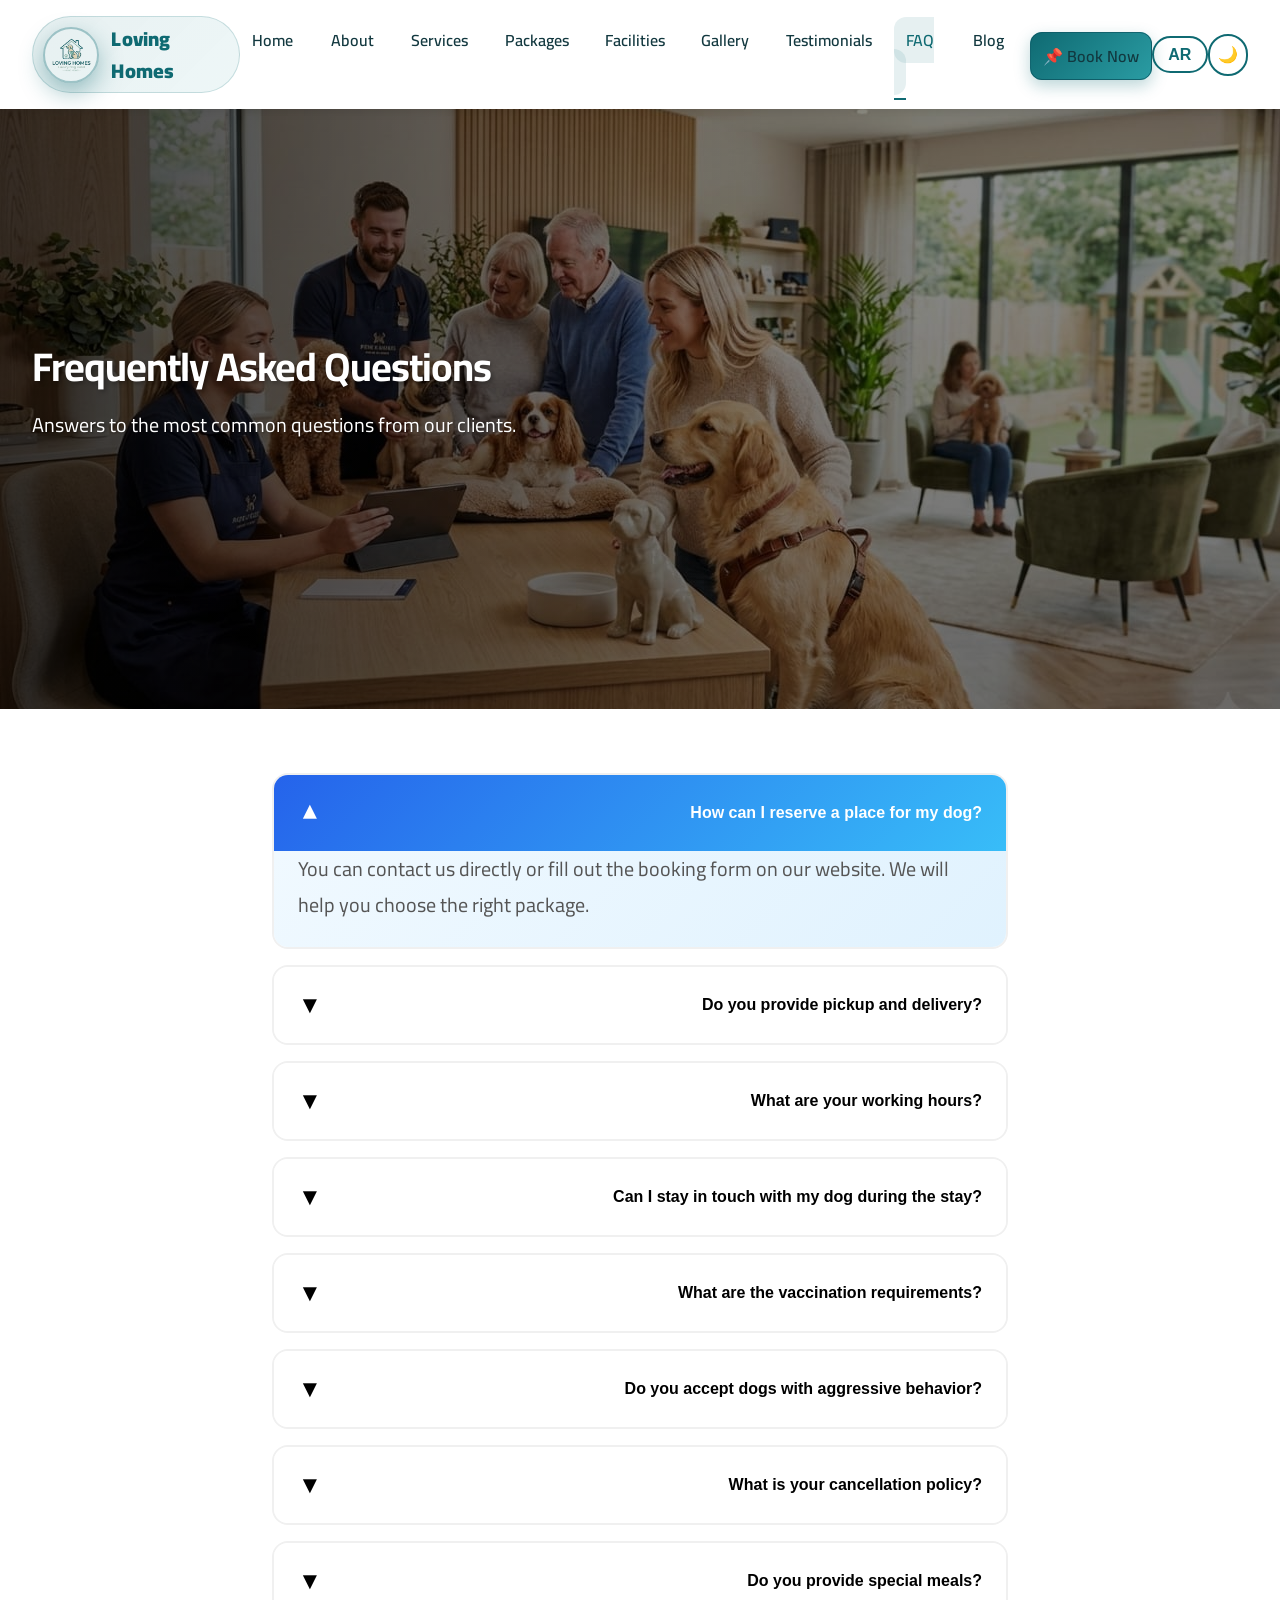
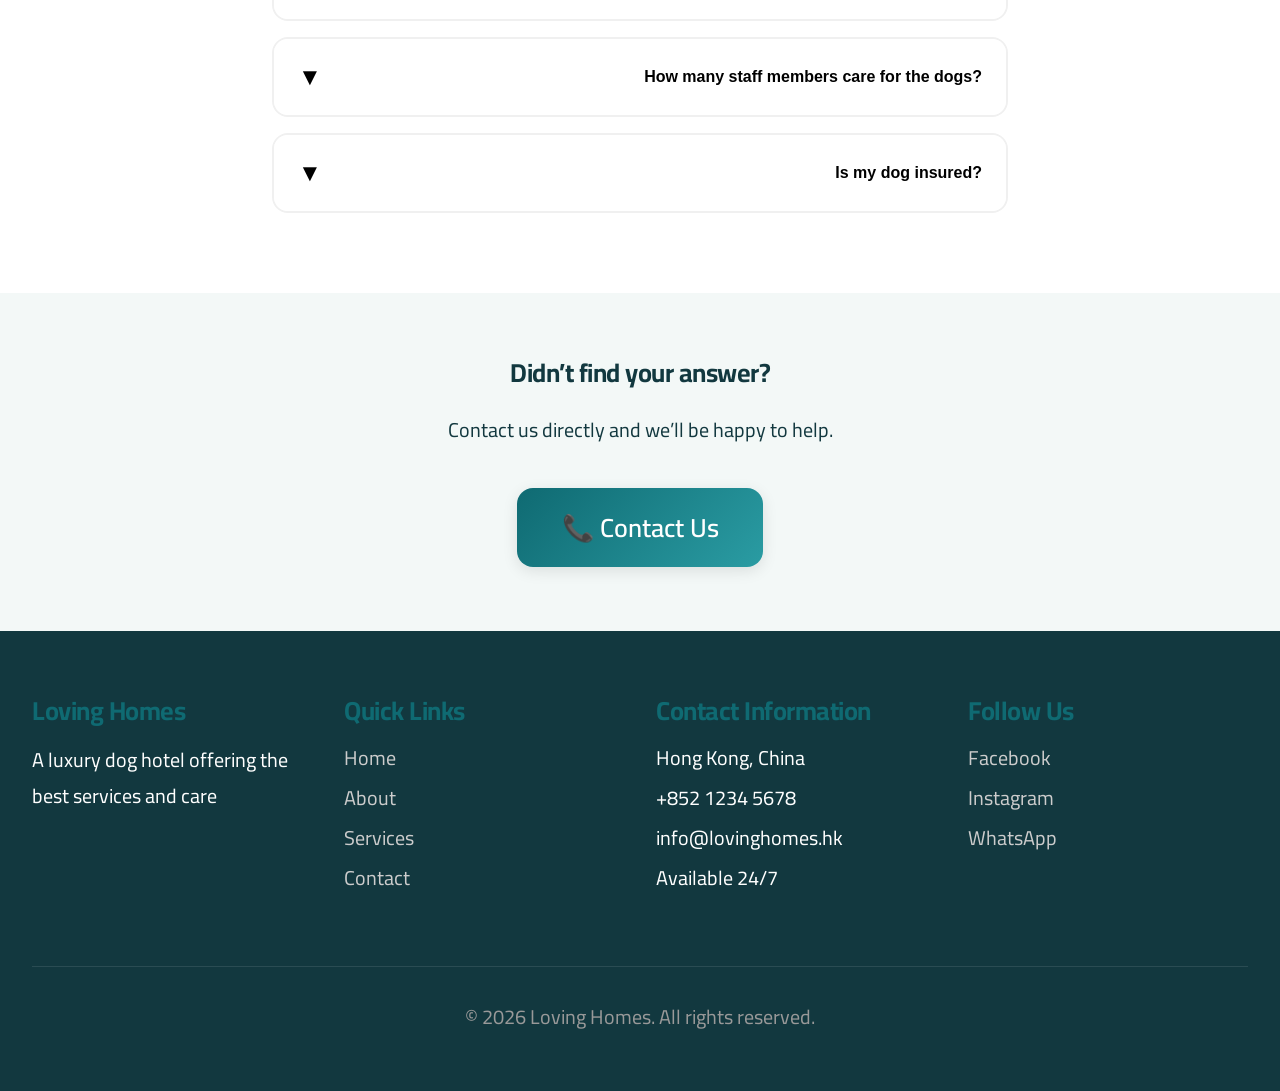
<file: en/faq.html>
<!DOCTYPE html>
<html lang="en" dir="ltr">
<head>
 <!-- This page displays the current page content -->
 <meta charset="UTF-8">
 <meta name="viewport" content="width=device-width, initial-scale=1.0">
 <title>Frequently Asked Questions - Loving Homes</title>
 <link rel="stylesheet" href="../css/style.css">
 <style>
  .accordion {
   border: 2px solid #f0f0f0;
   border-radius: 1rem;
   margin-bottom: 1rem;
   overflow: hidden;
  }

  .accordion-button {
   width: 100%;
   padding: 1.5rem;
   background: white;
   border: none;
   cursor: pointer;
   text-align: right;
   display: flex;
   justify-content: space-between;
   align-items: center;
   transition: all 0.3s ease;
   font-size: 1rem;
   font-weight: 600;
  }

  .accordion-button:hover {
   background: linear-gradient(135deg, #F0F9FF 0%, #E0F2FE 100%);
  }

  .accordion.active .accordion-button {
   background: linear-gradient(135deg, #2563EB 0%, #38BDF8 100%);
   color: white;
  }

  .accordion-content {
   max-height: 0;
   overflow: hidden;
   transition: max-height 0.3s ease;
  }

  .accordion.active .accordion-content {
   max-height: 500px;
  }

  .accordion-text {
   padding: 0 1.5rem 1.5rem;
   background: linear-gradient(135deg, #F0F9FF 0%, #E0F2FE 100%);
   color: #555;
   line-height: 1.8;
  }

  .chevron {
   transition: transform 0.3s ease;
   font-size: 1.5rem;
  }

  .accordion.active .chevron {
   transform: rotate(180deg);
  }
 </style>
</head>
<body>
 <!-- Main content starts here -->
 <!-- Site header -->
 <header>
  <nav class="navbar">
   <a href="index.html" class="logo">
    <img src="../images/logo.png" alt="Loving Homes Logo" class="site-logo">
    <span>Loving Homes</span></a>
   <ul class="nav-links">
    <li><a href="index.html">Home</a></li>
    <li><a href="about.html">About</a></li>
    <li><a href="services.html">Services</a></li>
    <li><a href="packages.html">Packages</a></li>
    <li><a href="facilities.html">Facilities</a></li>
    <li><a href="gallery.html">Gallery</a></li>
    <li><a href="testimonials.html">Testimonials</a></li>
    <li><a href="faq.html" class="active">FAQ</a></li>
    <li><a href="blog.html">Blog</a></li>
    <li><a href="contact.html" class="cta-btn">Book Now</a></li>
   </ul>
   <button class="lang-toggle" type="button" data-lang-target="ar" aria-label="Switch to Arabic">AR</button>
   <div class="hamburger"><span></span><span></span><span></span></div>
  </nav>
 </header>

 <section class="hero" style="background: linear-gradient(rgba(0, 0, 0, 0.45), rgba(0, 0, 0, 0.55)), url('../images/banner-faq.jpg'); background-size: cover; background-position: center; display: flex; align-items: center;">
  <div class="hero-content" style="color: white;">
   <h1>Frequently Asked Questions</h1>
   <p>Answers to the most common questions from our clients.</p>
  </div>
 </section>

 <section class="section">
  <div class="container" style="max-width: 800px;">
   <div class="accordion active">
    <button class="accordion-button">
     <span class="chevron">▼</span>
     <span>How can I reserve a place for my dog?</span>
    </button>
    <div class="accordion-content">
     <div class="accordion-text">You can contact us directly or fill out the booking form on our website. We will help you choose the right package.</div>
    </div>
   </div>

   <div class="accordion">
    <button class="accordion-button">
     <span class="chevron">▼</span>
     <span>Do you provide pickup and delivery?</span>
    </button>
    <div class="accordion-content">
     <div class="accordion-text">Yes, we offer pickup and delivery to and from your home for Premium and Classic packages.</div>
    </div>
   </div>

   <div class="accordion">
    <button class="accordion-button">
     <span class="chevron">▼</span>
     <span>What are your working hours?</span>
    </button>
    <div class="accordion-content">
     <div class="accordion-text">We are available 24/7 for your dog’s care. You can contact us anytime.</div>
    </div>
   </div>

   <div class="accordion">
    <button class="accordion-button">
     <span class="chevron">▼</span>
     <span>Can I stay in touch with my dog during the stay?</span>
    </button>
    <div class="accordion-content">
     <div class="accordion-text">Yes, we provide a dedicated app for direct communication with our team and to view photos/videos of your dog.</div>
    </div>
   </div>

   <div class="accordion">
    <button class="accordion-button">
     <span class="chevron">▼</span>
     <span>What are the vaccination requirements?</span>
    </button>
    <div class="accordion-content">
     <div class="accordion-text">Your dog must have up-to-date vaccinations. A vaccination certificate is required at booking.</div>
    </div>
   </div>

   <div class="accordion">
    <button class="accordion-button">
     <span class="chevron">▼</span>
     <span>Do you accept dogs with aggressive behavior?</span>
    </button>
    <div class="accordion-content">
     <div class="accordion-text">We accept dogs only. In cases of aggressive behavior, we will contact you to discuss special arrangements.</div>
    </div>
   </div>

   <div class="accordion">
    <button class="accordion-button">
     <span class="chevron">▼</span>
     <span>What is your cancellation policy?</span>
    </button>
    <div class="accordion-content">
     <div class="accordion-text">You can cancel your booking up to 24 hours in advance with no cancellation fee.</div>
    </div>
   </div>

   <div class="accordion">
    <button class="accordion-button">
     <span class="chevron">▼</span>
     <span>Do you provide special meals?</span>
    </button>
    <div class="accordion-content">
     <div class="accordion-text">Yes, we provide special meals based on your dog’s health and dietary needs.</div>
    </div>
   </div>

   <div class="accordion">
    <button class="accordion-button">
     <span class="chevron">▼</span>
     <span>How many staff members care for the dogs?</span>
    </button>
    <div class="accordion-content">
     <div class="accordion-text">We have a specialized team of 8 trained staff members working around the clock.</div>
    </div>
   </div>

   <div class="accordion">
    <button class="accordion-button">
     <span class="chevron">▼</span>
     <span>Is my dog insured?</span>
    </button>
    <div class="accordion-content">
     <div class="accordion-text">Yes, all dogs staying with us are insured against accidents and injuries.</div>
    </div>
   </div>
  </div>
 </section>

 <section class="section bg-light">
  <div class="container" style="text-align: center; max-width: 600px; margin: 0 auto;">
   <h2>Didn’t find your answer?</h2>
   <p>Contact us directly and we’ll be happy to help.</p>
   <a href="contact.html" class="btn btn-primary btn-lg" style="margin-top: 1rem;">Contact Us</a>
  </div>
 </section>

 <footer>
  <div class="container">
   <div class="footer-content">
    <div class="footer-section">
     <h3>Loving Homes</h3>
     <p>A luxury dog hotel offering the best services and care</p>
    </div>
    <div class="footer-section">
     <h3>Quick Links</h3>
     <ul>
      <li><a href="index.html">Home</a></li>
      <li><a href="about.html">About</a></li>
      <li><a href="services.html">Services</a></li>
      <li><a href="contact.html">Contact</a></li>
     </ul>
    </div>
    <div class="footer-section">
     <h3>Contact Information</h3>
     <ul>
      <li> Hong Kong, China</li>
      <li> +852 1234 5678</li>
      <li> info@lovinghomes.hk</li>
      <li>Available 24/7</li>
     </ul>
    </div>
    <div class="footer-section">
     <h3>Follow Us</h3>
     <ul>
      <li><a href="https://www.facebook.com/" target="_blank" rel="noopener noreferrer">Facebook</a></li>
      <li><a href="https://www.instagram.com/" target="_blank" rel="noopener noreferrer">Instagram</a></li>
      <li><a href="https://www.whatsapp.com/" target="_blank" rel="noopener noreferrer">WhatsApp</a></li>
     </ul>
    </div>
   </div>
   <div class="footer-bottom">
    <p>&copy; 2026 Loving Homes. All rights reserved.</p>
   </div>
  </div>
 </footer>

 <script src="../js/main.js"></script>
 <script>
  const accordionButtons = document.querySelectorAll('.accordion-button');
  accordionButtons.forEach(button => {
   button.addEventListener('click', () => {
    const accordion = button.parentElement;
    const isActive = accordion.classList.contains('active');
    
    document.querySelectorAll('.accordion').forEach(acc => {
     if (acc !== accordion) {
      acc.classList.remove('active');
     }
    });
    
    accordion.classList.toggle('active');
   });
  });
 </script>
 <!-- Main content ends here -->
</body>
</html>
</file>
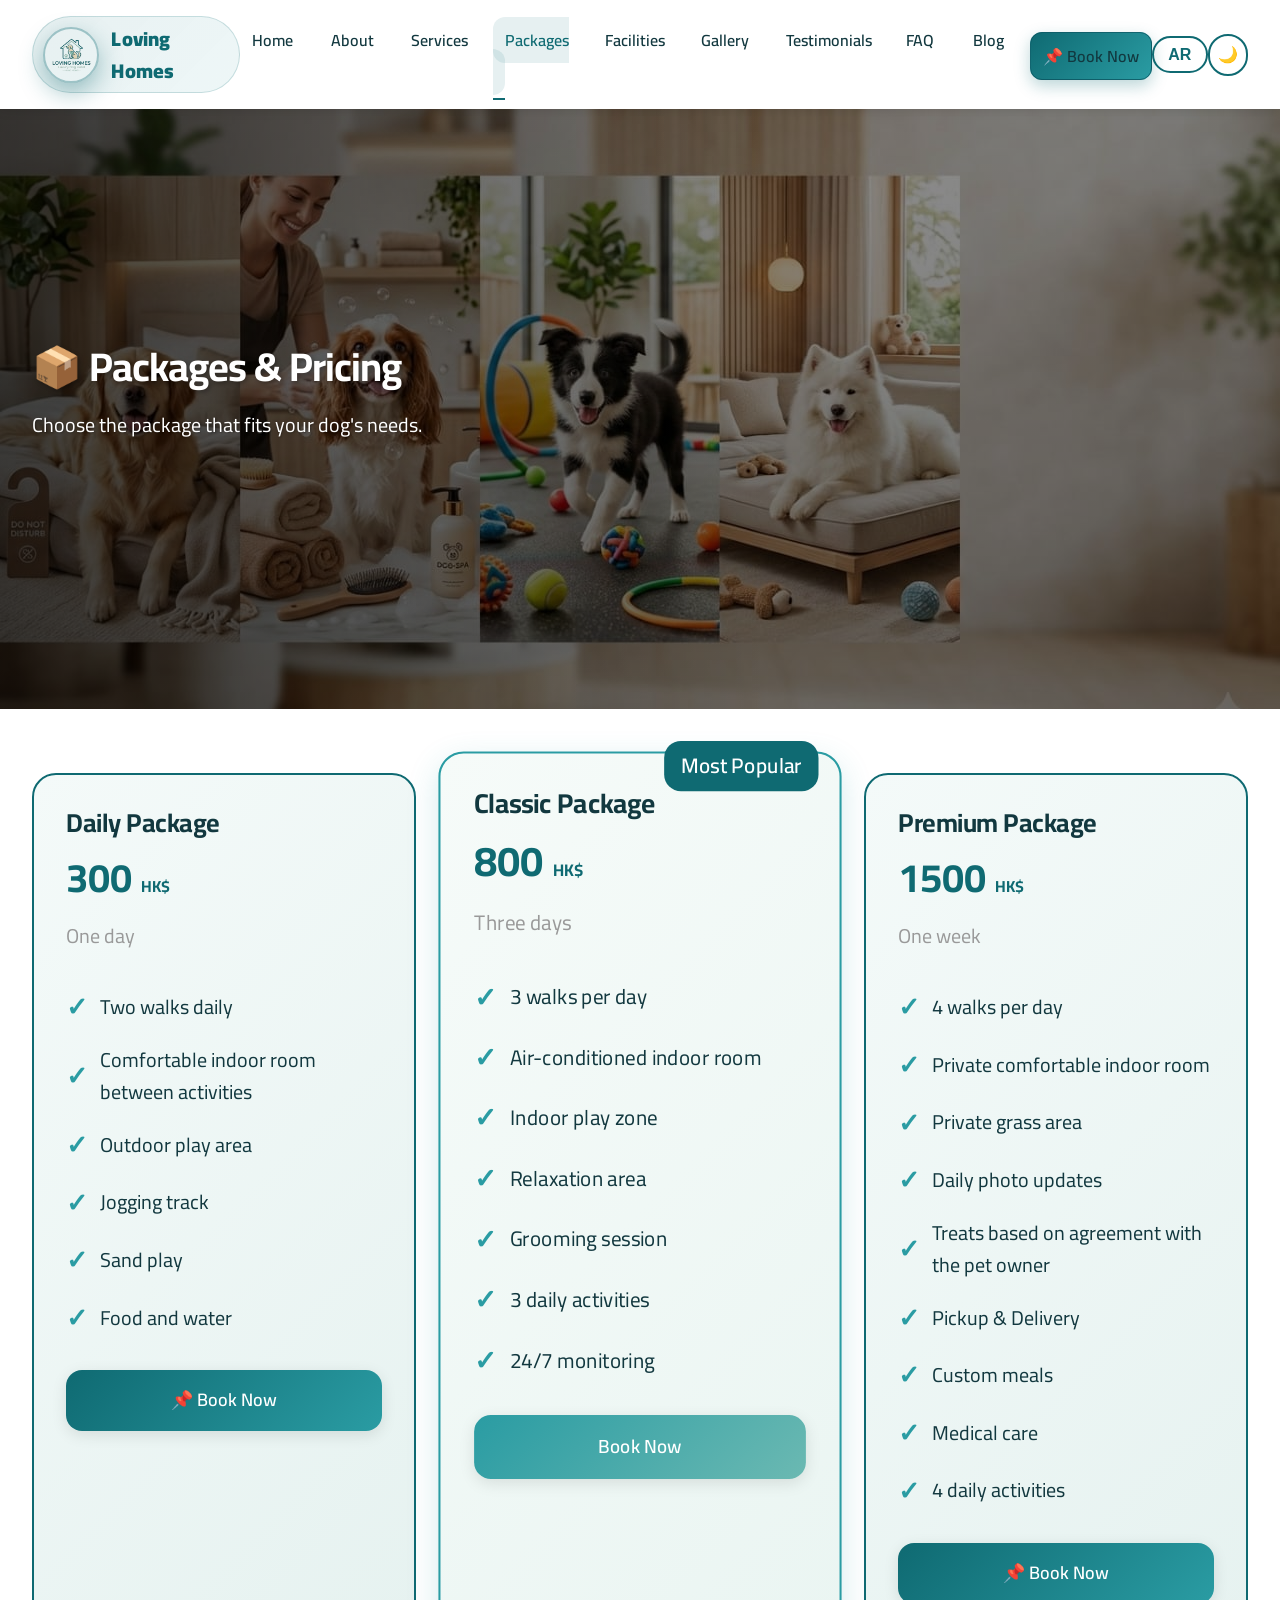
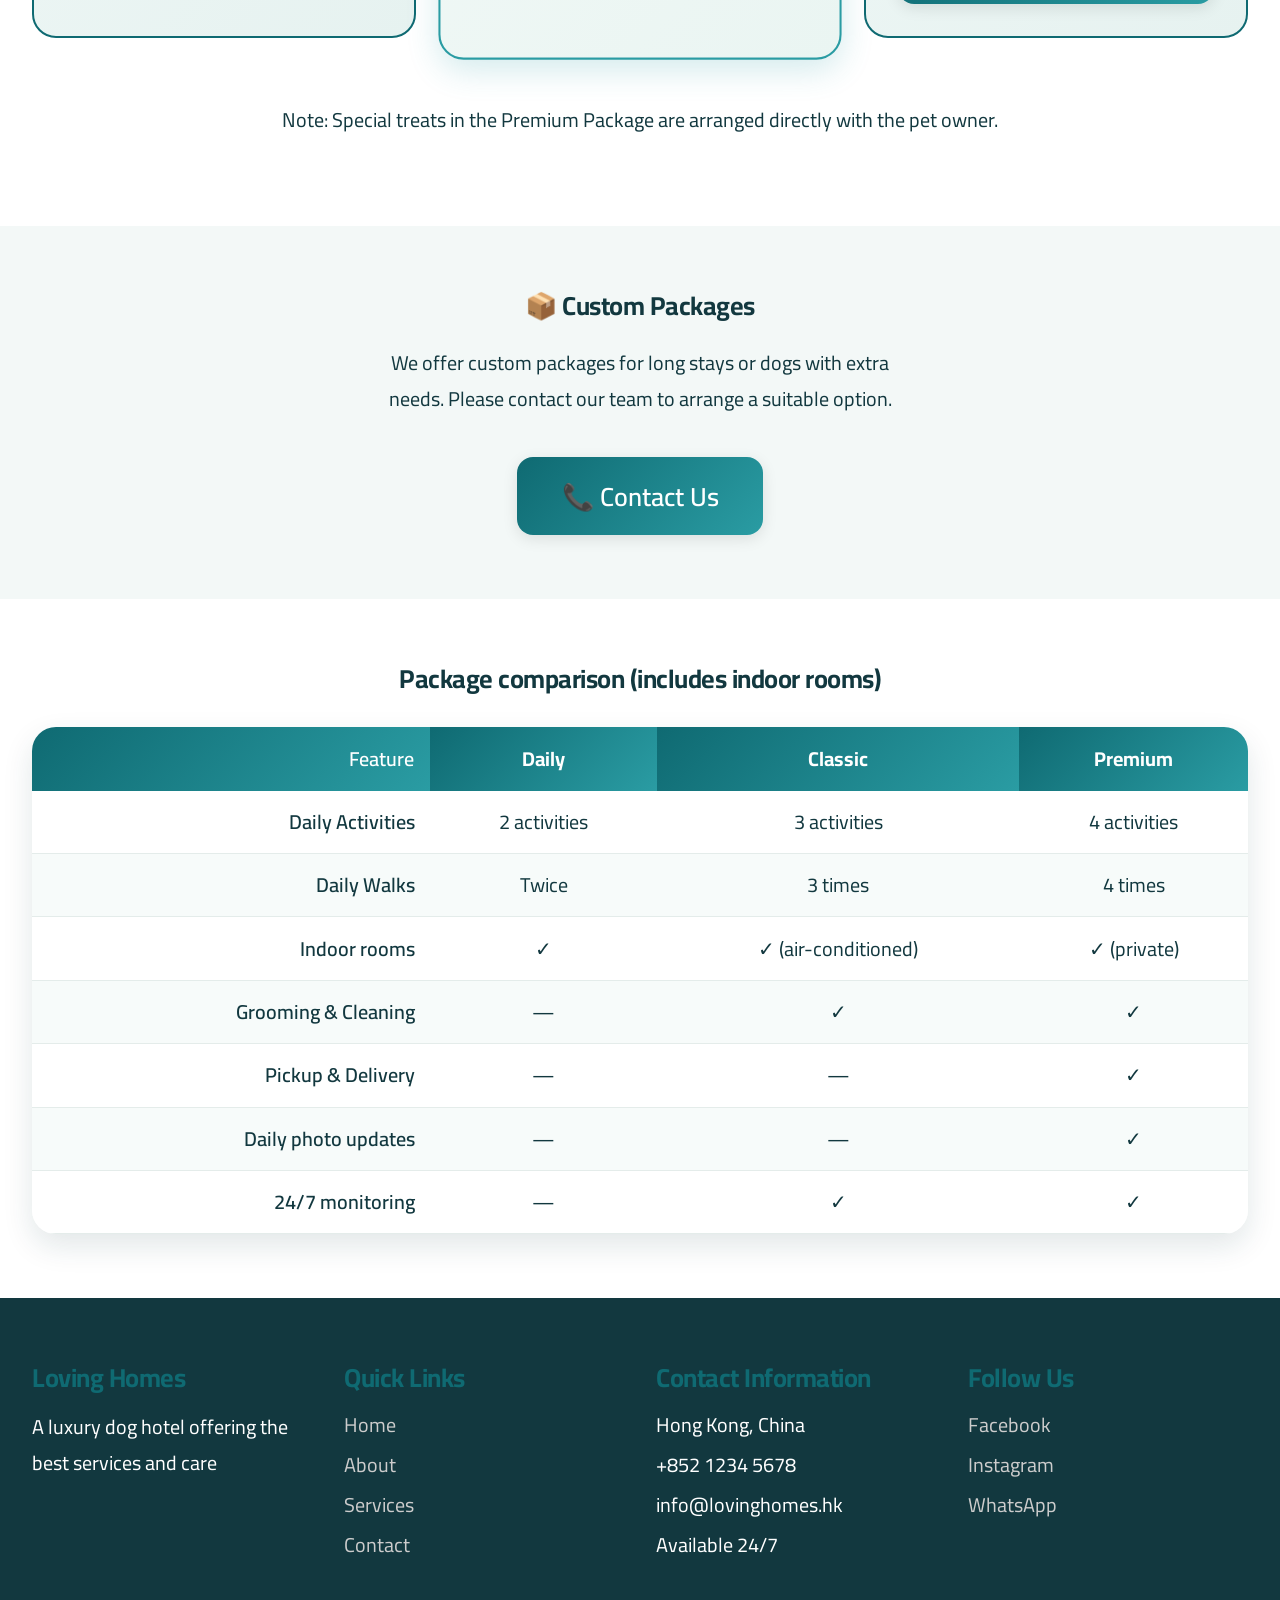
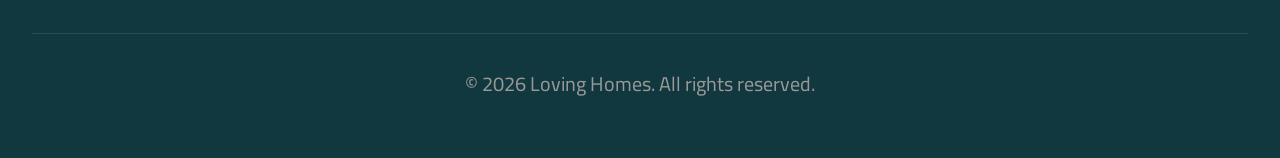
<file: en/packages.html>
<!DOCTYPE html>
<html lang="en" dir="ltr">
<head>
 <!-- This page displays the current page content -->
 <meta charset="UTF-8">
 <meta name="viewport" content="width=device-width, initial-scale=1.0">
 <title>Packages & Pricing - Loving Homes</title>
 <link rel="stylesheet" href="../css/style.css">
</head>
<body>
 <!-- Main content starts here -->
 
 <!-- Site header -->
 <header>
  <nav class="navbar">
   <a href="index.html" class="logo">
    <img src="../images/logo.png" alt="Loving Homes Logo" class="site-logo">
    <span>Loving Homes</span>
   </a>
   <ul class="nav-links">
    <li><a href="index.html">Home</a></li>
    <li><a href="about.html">About</a></li>
    <li><a href="services.html">Services</a></li>
    <li><a href="packages.html" class="active">Packages</a></li>
    <li><a href="facilities.html">Facilities</a></li>
    <li><a href="gallery.html">Gallery</a></li>
    <li><a href="testimonials.html">Testimonials</a></li>
    <li><a href="faq.html">FAQ</a></li>
    <li><a href="blog.html">Blog</a></li>
    <li><a href="contact.html" class="cta-btn">Book Now</a></li>
   </ul>
   <button class="lang-toggle" type="button" data-lang-target="ar" aria-label="Switch to Arabic">AR</button>
   <div class="hamburger"><span></span><span></span><span></span></div>
  </nav>
 </header>

 
 <section class="hero" style="background: linear-gradient(rgba(0, 0, 0, 0.45), rgba(0, 0, 0, 0.55)), url('../images/banner-packages.jpg'); background-size: cover; background-position: center; display: flex; align-items: center;">
  <div class="hero-content" style="color: white;">
   <h1>Packages & Pricing</h1>
   <p>Choose the package that fits your dog's needs.</p>
  </div>
 </section>


 
 <section class="section">
  <div class="container">
   <div class="features-grid" style="grid-template-columns: repeat(auto-fit, minmax(300px, 1fr));">
    
    <div class="package-card">
     <h3 class="card-title">Daily Package</h3>
     <div class="package-price">300 <span style="font-size: 1rem;">HK$</span></div>
     <p class="text-muted">One day</p>
     <ul class="package-features">
      <li>Two walks daily</li>
      <li>Comfortable indoor room between activities</li>
      <li>Outdoor play area</li>
      <li>Jogging track</li>
      <li>Sand play</li>
      <li>Food and water</li>
     </ul>
     <a href="contact.html" class="btn btn-primary" style="width: 100%; text-align: center; display: block; margin-top: 1rem;">Book Now</a>
    </div>

    
    <div class="package-card featured">
     <div class="package-badge">Most Popular</div>
     <h3 class="card-title">Classic Package</h3>
     <div class="package-price">800 <span style="font-size: 1rem;">HK$</span></div>
     <p class="text-muted">Three days</p>
     <ul class="package-features">
      <li>3 walks per day</li>
      <li>Air-conditioned indoor room</li>
      <li>Indoor play zone</li>
      <li>Relaxation area</li>
      <li>Grooming session</li>
      <li>3 daily activities</li>
      <li>24/7 monitoring</li>
     </ul>
     <a href="contact.html" class="btn btn-green" style="width: 100%; text-align: center; display: block; margin-top: 1rem;">Book Now</a>
    </div>

    
    <div class="package-card">
     <h3 class="card-title">Premium Package</h3>
     <div class="package-price">1500 <span style="font-size: 1rem;">HK$</span></div>
     <p class="text-muted">One week</p>
     <ul class="package-features">
      <li>4 walks per day</li>
      <li>Private comfortable indoor room</li>
      <li>Private grass area</li>
      <li>Daily photo updates</li>
      <li>Treats based on agreement with the pet owner</li>
      <li>Pickup & Delivery</li>
      <li>Custom meals</li>
      <li>Medical care</li>
      <li>4 daily activities</li>
     </ul>
     <a href="contact.html" class="btn btn-primary" style="width: 100%; text-align: center; display: block; margin-top: 1rem;">Book Now</a>
    </div>
   </div>
      <p style="margin-top: 1rem; text-align: center;">Note: Special treats in the Premium Package are arranged directly with the pet owner.</p>
  </div>
 </section>

 
 <section class="section bg-light">
  <div class="container" style="text-align: center; max-width: 600px; margin: 0 auto;">
   <h2>Custom Packages</h2>
   <p>We offer custom packages for long stays or dogs with extra needs. Please contact our team to arrange a suitable option.</p>
   <a href="contact.html" class="btn btn-primary btn-lg" style="margin-top: 1rem;">Contact Us</a>
  </div>
 </section>

 
 <section class="section">
  <div class="container">
   <h2 style="text-align: center; margin-bottom: 2rem;">Package comparison (includes indoor rooms)</h2>
   <div class="compare-table-wrap">
    <table class="compare-table">
     <thead>
      <tr>
       <th>Feature</th>
       <th>Daily</th>
       <th>Classic</th>
       <th>Premium</th>
      </tr>
     </thead>
     <tbody>
      <tr>
       <td>Daily Activities</td>
       <td>2 activities</td>
       <td>3 activities</td>
       <td>4 activities</td>
      </tr>
      <tr>
       <td>Daily Walks</td>
       <td>Twice</td>
       <td>3 times</td>
       <td>4 times</td>
      </tr>
      <tr>
       <td>Indoor rooms</td>
       <td>✓</td>
       <td>✓ (air-conditioned)</td>
       <td>✓ (private)</td>
      </tr>
      <tr>
       <td>Grooming & Cleaning</td>
       <td>—</td>
       <td>✓</td>
       <td>✓</td>
      </tr>
      <tr>
       <td>Pickup & Delivery</td>
       <td>—</td>
       <td>—</td>
       <td>✓</td>
      </tr>
      <tr>
       <td>Daily photo updates</td>
       <td>—</td>
       <td>—</td>
       <td>✓</td>
      </tr>
      <tr>
       <td>24/7 monitoring</td>
       <td>—</td>
       <td>✓</td>
       <td>✓</td>
      </tr>
     </tbody>
    </table>
   </div>
  </div>
 </section>

 
 <footer>
  <div class="container">
   <div class="footer-content">
    <div class="footer-section">
     <h3>Loving Homes</h3>
     <p>A luxury dog hotel offering the best services and care</p>
    </div>
    <div class="footer-section">
     <h3>Quick Links</h3>
     <ul>
      <li><a href="index.html">Home</a></li>
      <li><a href="about.html">About</a></li>
      <li><a href="services.html">Services</a></li>
      <li><a href="contact.html">Contact</a></li>
     </ul>
    </div>
    <div class="footer-section">
     <h3>Contact Information</h3>
     <ul>
      <li> Hong Kong, China</li>
      <li> +852 1234 5678</li>
      <li> info@lovinghomes.hk</li>
      <li>Available 24/7</li>
     </ul>
    </div>
    <div class="footer-section">
     <h3>Follow Us</h3>
     <ul>
      <li><a href="https://www.facebook.com/" target="_blank" rel="noopener noreferrer">Facebook</a></li>
      <li><a href="https://www.instagram.com/" target="_blank" rel="noopener noreferrer">Instagram</a></li>
      <li><a href="https://www.whatsapp.com/" target="_blank" rel="noopener noreferrer">WhatsApp</a></li>
     </ul>
    </div>
   </div>
   <div class="footer-bottom">
    <p>&copy; 2026 Loving Homes. All rights reserved.</p>
   </div>
  </div>
 </footer>

 <script src="../js/main.js"></script>
 <!-- Main content ends here -->
</body>
</html>
</file>
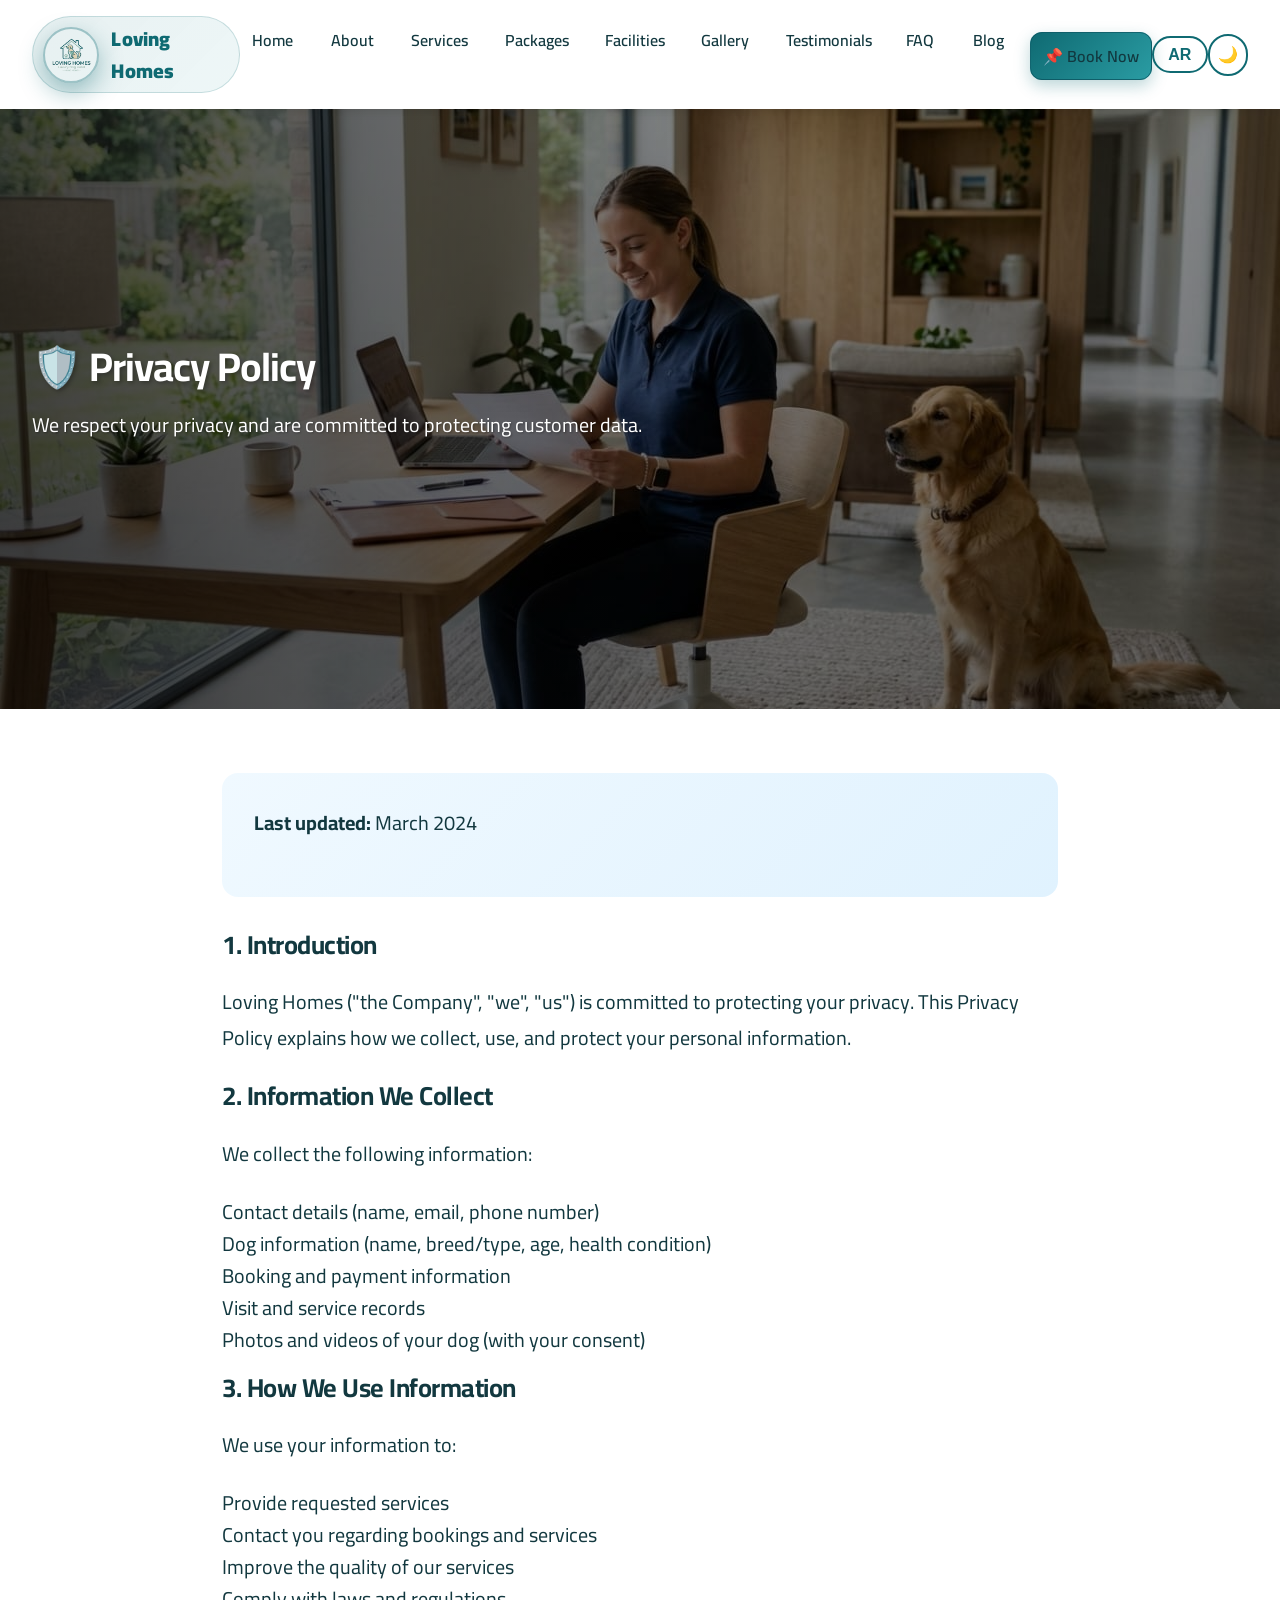
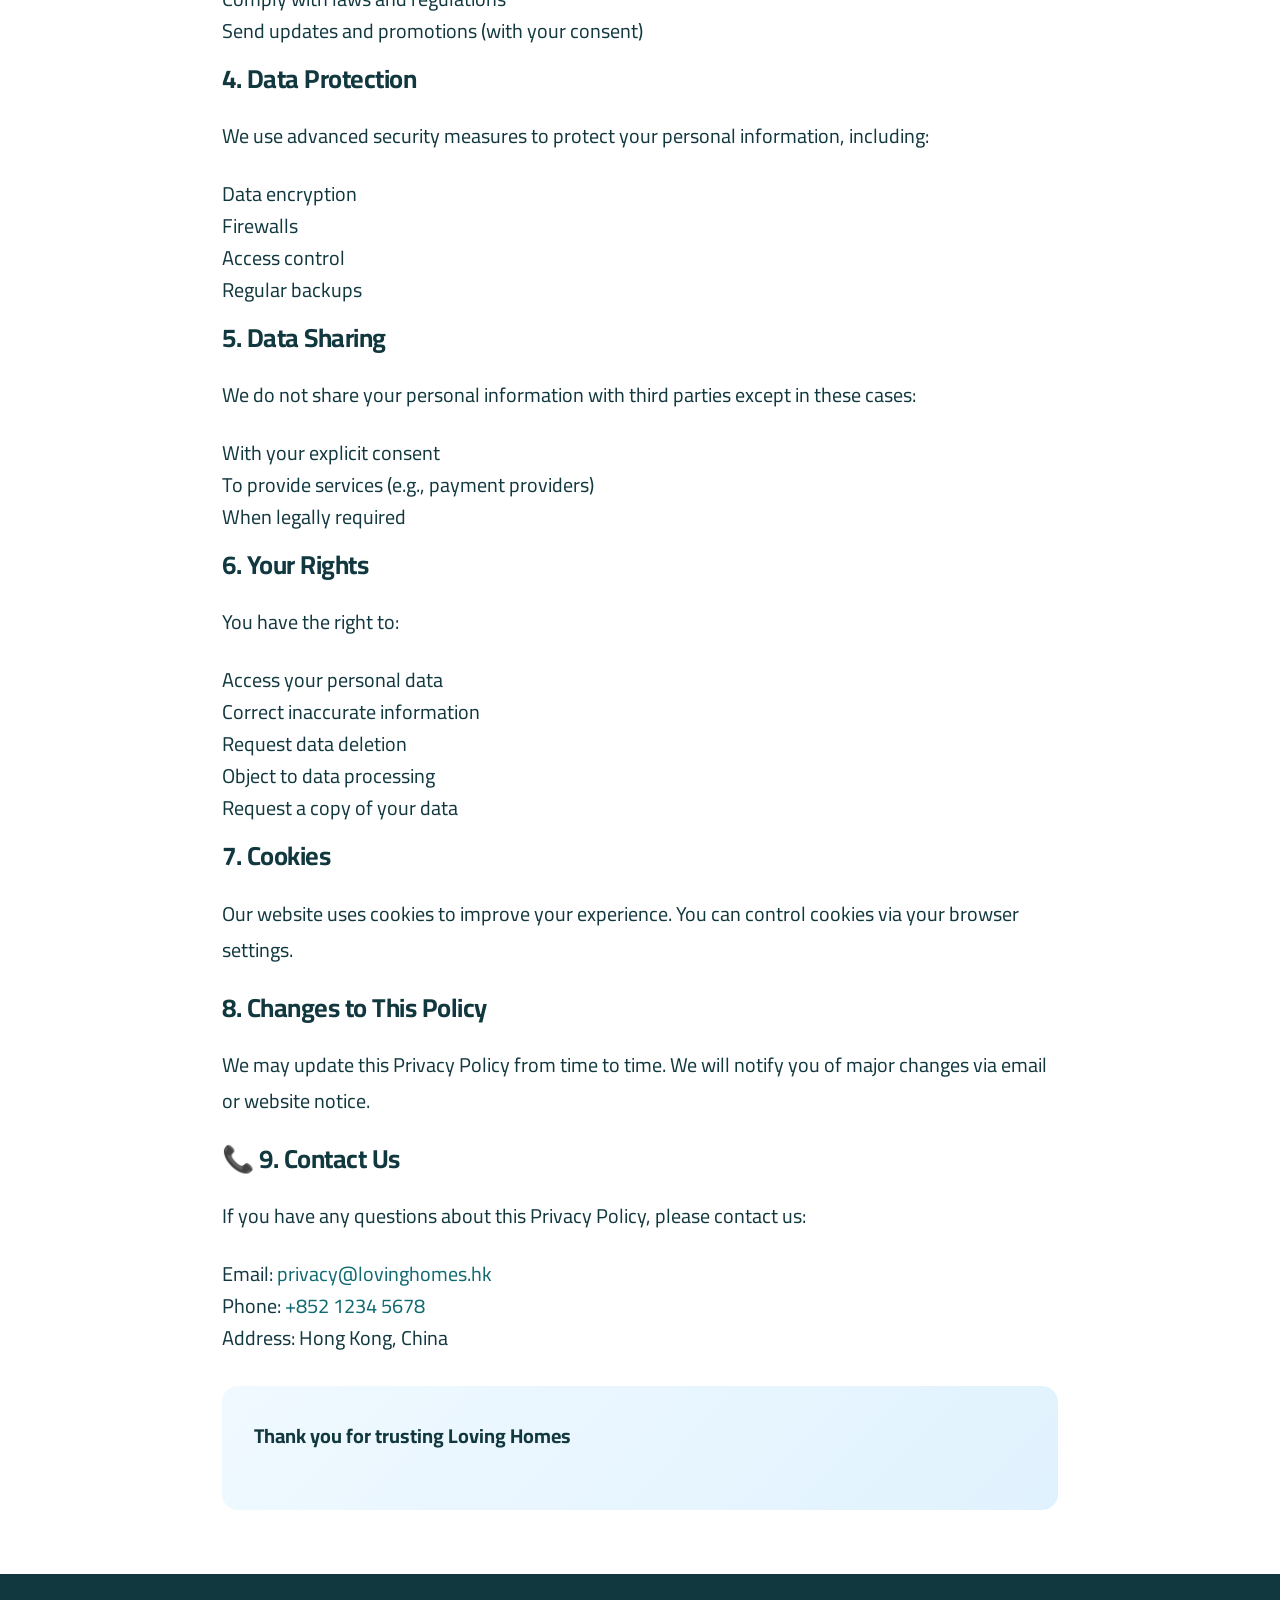
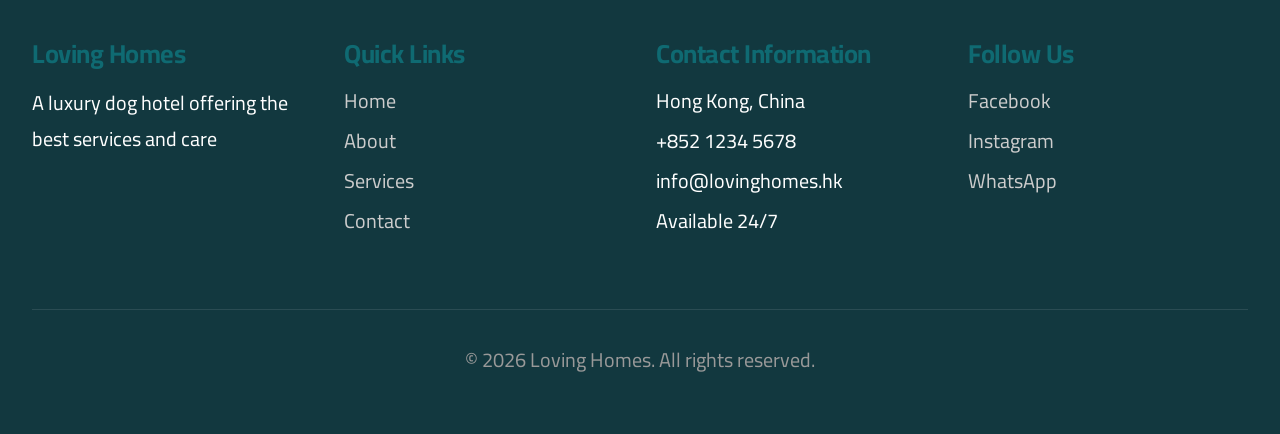
<file: en/privacy.html>
<!DOCTYPE html>
<html lang="en" dir="ltr">
<head>
 <!-- This page displays the current page content -->
 <meta charset="UTF-8">
 <meta name="viewport" content="width=device-width, initial-scale=1.0">
 <title>Privacy Policy - Loving Homes</title>
 <link rel="stylesheet" href="../css/style.css">
</head>
<body>
 <!-- Main content starts here -->
 <!-- Site header -->
 <header>
  <nav class="navbar">
   <a href="index.html" class="logo">
    <img src="../images/logo.png" alt="Loving Homes Logo" class="site-logo">
    <span>Loving Homes</span></a>
   <ul class="nav-links">
    <li><a href="index.html">Home</a></li>
    <li><a href="about.html">About</a></li>
    <li><a href="services.html">Services</a></li>
    <li><a href="packages.html">Packages</a></li>
    <li><a href="facilities.html">Facilities</a></li>
    <li><a href="gallery.html">Gallery</a></li>
    <li><a href="testimonials.html">Testimonials</a></li>
    <li><a href="faq.html">FAQ</a></li>
    <li><a href="blog.html">Blog</a></li>
    <li><a href="contact.html" class="cta-btn">Book Now</a></li>
   </ul>
   <button class="lang-toggle" type="button" data-lang-target="ar" aria-label="Switch to Arabic">AR</button>
   <div class="hamburger"><span></span><span></span><span></span></div>
  </nav>
 </header>

 <section class="hero" style="background: linear-gradient(rgba(0, 0, 0, 0.45), rgba(0, 0, 0, 0.55)), url('../images/banner-privacy.jpg'); background-size: cover; background-position: center; display: flex; align-items: center;">
  <div class="hero-content" style="color: white;">
   <h1>Privacy Policy</h1>
   <p>We respect your privacy and are committed to protecting customer data.</p>
  </div>
 </section>

 <section class="section">
  <div class="container" style="max-width: 900px;">
   <div style="background: linear-gradient(135deg, #F0F9FF 0%, #E0F2FE 100%); padding: 2rem; border-radius: 1rem; margin-bottom: 2rem;">
    <p><strong>Last updated:</strong> March 2024</p>
   </div>

   <h2>1. Introduction</h2>
   <p>Loving Homes ("the Company", "we", "us") is committed to protecting your privacy. This Privacy Policy explains how we collect, use, and protect your personal information.</p>

   <h2>2. Information We Collect</h2>
   <p>We collect the following information:</p>
   <ul style="list-style: none; margin: 1rem 0;">
    <li> Contact details (name, email, phone number)</li>
    <li> Dog information (name, breed/type, age, health condition)</li>
    <li> Booking and payment information</li>
    <li> Visit and service records</li>
    <li> Photos and videos of your dog (with your consent)</li>
   </ul>

   <h2>3. How We Use Information</h2>
   <p>We use your information to:</p>
   <ul style="list-style: none; margin: 1rem 0;">
    <li> Provide requested services</li>
    <li> Contact you regarding bookings and services</li>
    <li> Improve the quality of our services</li>
    <li> Comply with laws and regulations</li>
    <li> Send updates and promotions (with your consent)</li>
   </ul>

   <h2>4. Data Protection</h2>
   <p>We use advanced security measures to protect your personal information, including:</p>
   <ul style="list-style: none; margin: 1rem 0;">
    <li> Data encryption</li>
    <li> Firewalls</li>
    <li> Access control</li>
    <li> Regular backups</li>
   </ul>

   <h2>5. Data Sharing</h2>
   <p>We do not share your personal information with third parties except in these cases:</p>
   <ul style="list-style: none; margin: 1rem 0;">
    <li> With your explicit consent</li>
    <li> To provide services (e.g., payment providers)</li>
    <li> When legally required</li>
   </ul>

   <h2>6. Your Rights</h2>
   <p>You have the right to:</p>
   <ul style="list-style: none; margin: 1rem 0;">
    <li> Access your personal data</li>
    <li> Correct inaccurate information</li>
    <li> Request data deletion</li>
    <li> Object to data processing</li>
    <li> Request a copy of your data</li>
   </ul>

   <h2>7. Cookies</h2>
   <p>Our website uses cookies to improve your experience. You can control cookies via your browser settings.</p>

   <h2>8. Changes to This Policy</h2>
   <p>We may update this Privacy Policy from time to time. We will notify you of major changes via email or website notice.</p>

   <h2>9. Contact Us</h2>
   <p>If you have any questions about this Privacy Policy, please contact us:</p>
   <ul style="list-style: none; margin: 1rem 0;">
    <li> Email: <a href="mailto:privacy@lovinghomes.hk">privacy@lovinghomes.hk</a></li>
    <li> Phone: <a href="tel:+85212345678">+852 1234 5678</a></li>
    <li> Address: Hong Kong, China</li>
   </ul>

   <div style="background: linear-gradient(135deg, #F0F9FF 0%, #E0F2FE 100%); padding: 2rem; border-radius: 1rem; margin-top: 2rem;">
    <p><strong>Thank you for trusting Loving Homes</strong></p>
   </div>
  </div>
 </section>

 <footer>
  <div class="container">
   <div class="footer-content">
    <div class="footer-section">
     <h3>Loving Homes</h3>
     <p>A luxury dog hotel offering the best services and care</p>
    </div>
    <div class="footer-section">
     <h3>Quick Links</h3>
     <ul>
      <li><a href="index.html">Home</a></li>
      <li><a href="about.html">About</a></li>
      <li><a href="services.html">Services</a></li>
      <li><a href="contact.html">Contact</a></li>
     </ul>
    </div>
    <div class="footer-section">
     <h3>Contact Information</h3>
     <ul>
      <li> Hong Kong, China</li>
      <li> +852 1234 5678</li>
      <li> info@lovinghomes.hk</li>
      <li>Available 24/7</li>
     </ul>
    </div>
    <div class="footer-section">
     <h3>Follow Us</h3>
     <ul>
      <li><a href="https://www.facebook.com/" target="_blank" rel="noopener noreferrer">Facebook</a></li>
      <li><a href="https://www.instagram.com/" target="_blank" rel="noopener noreferrer">Instagram</a></li>
      <li><a href="https://www.whatsapp.com/" target="_blank" rel="noopener noreferrer">WhatsApp</a></li>
     </ul>
    </div>
   </div>
   <div class="footer-bottom">
    <p>&copy; 2026 Loving Homes. All rights reserved.</p>
   </div>
  </div>
 </footer>

 <script src="../js/main.js"></script>
 <!-- Main content ends here -->
</body>
</html>
</file>
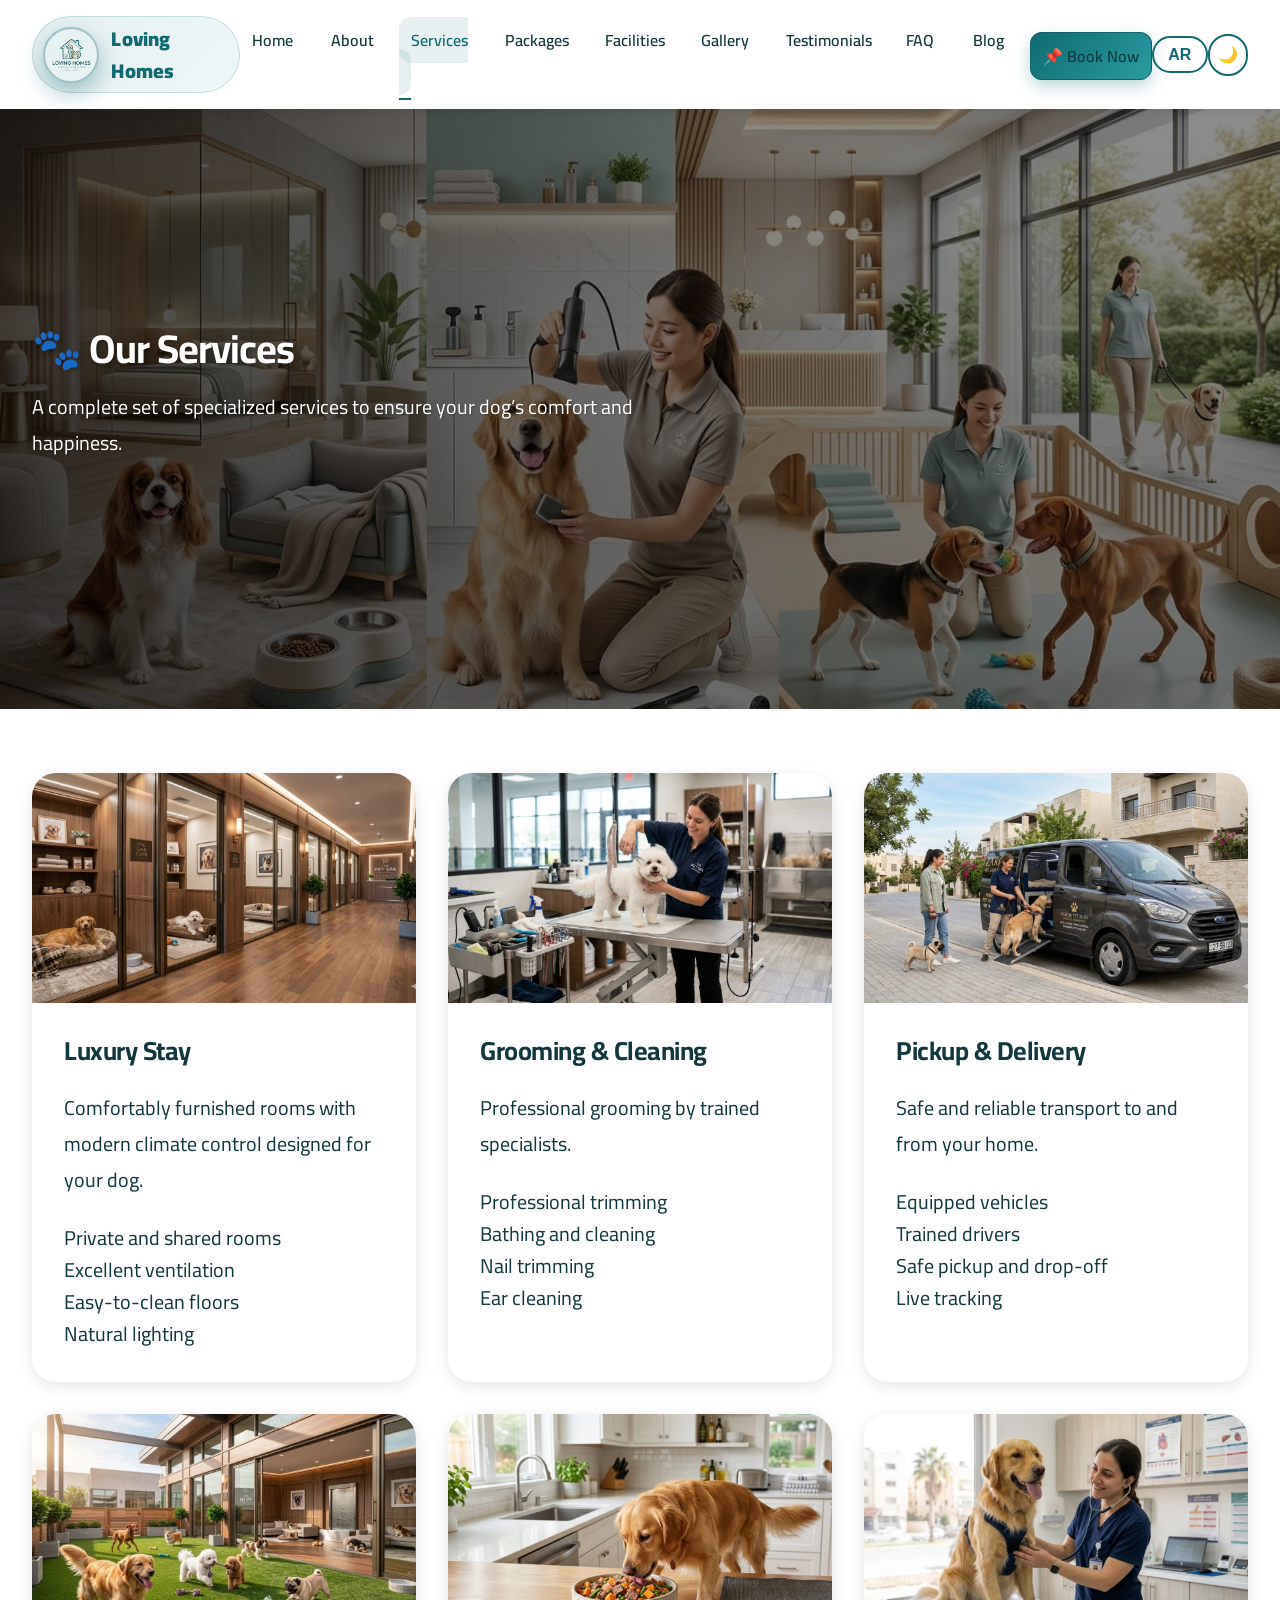
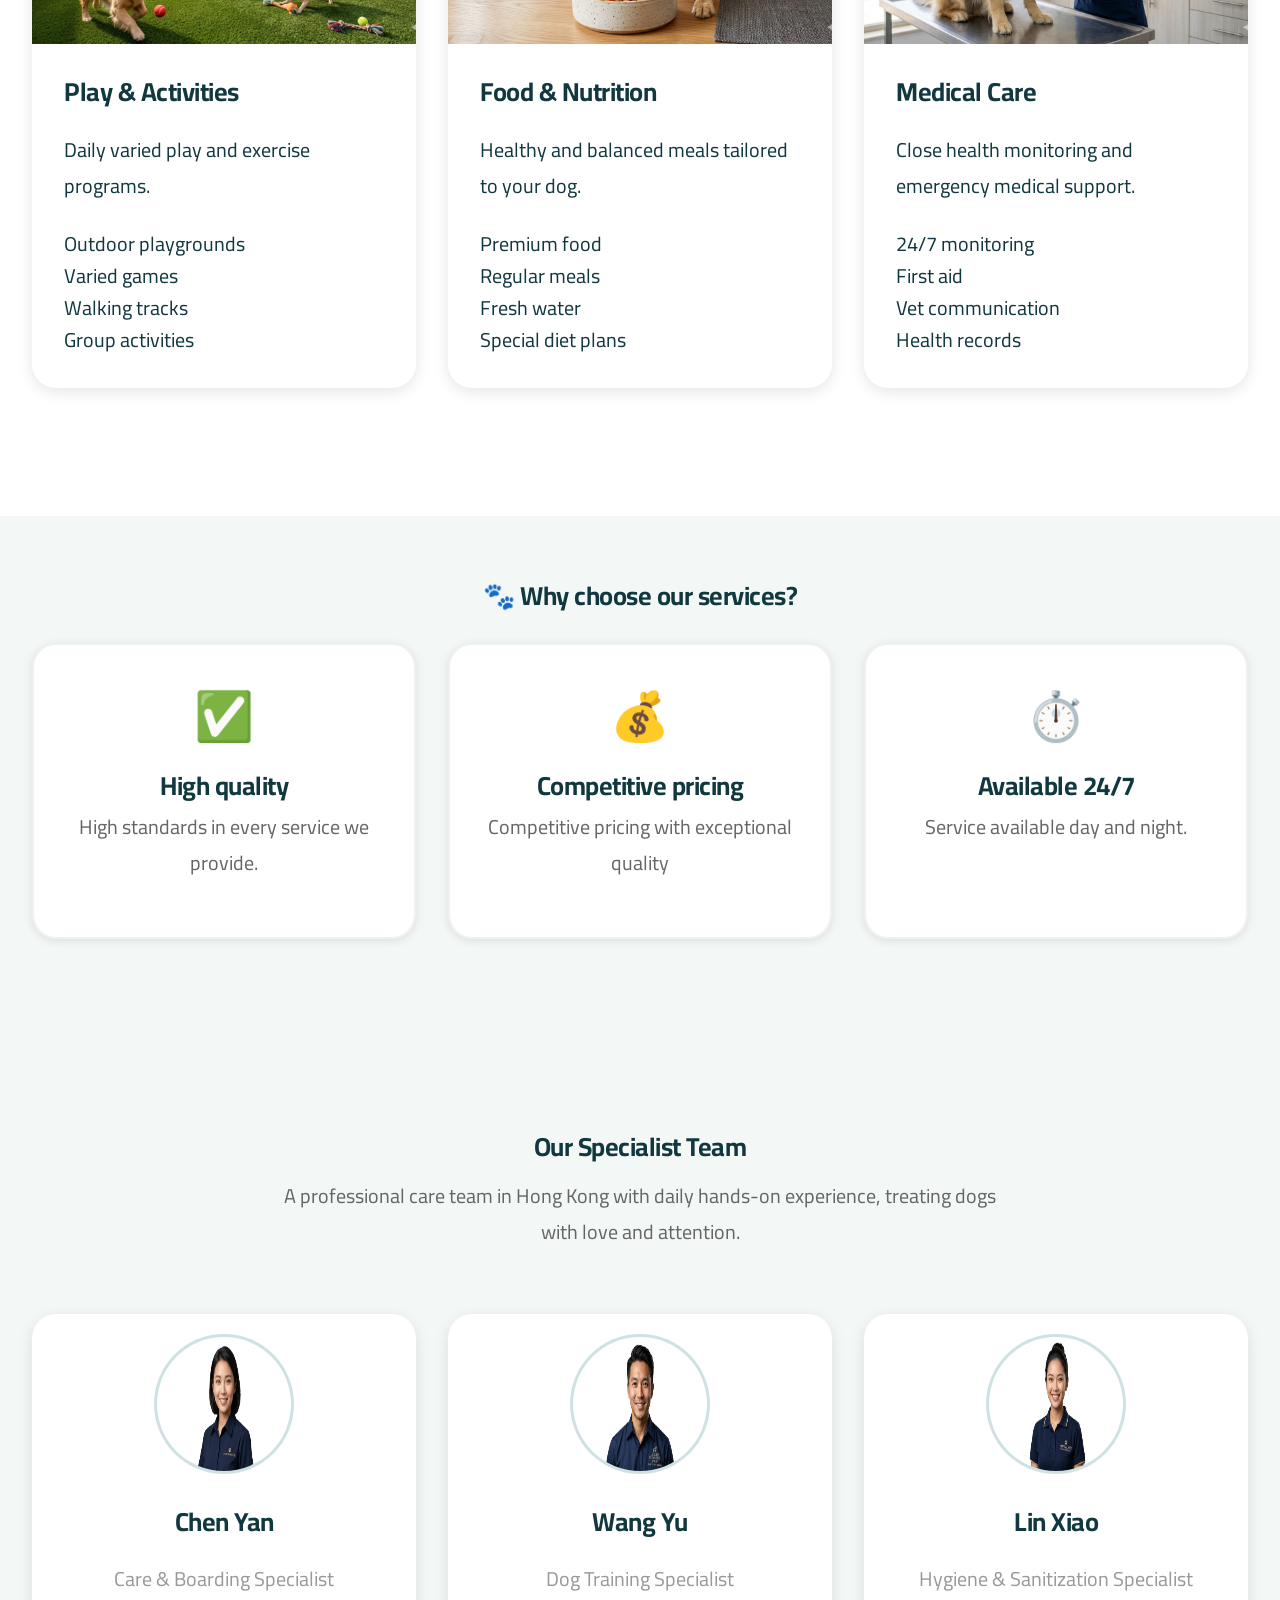
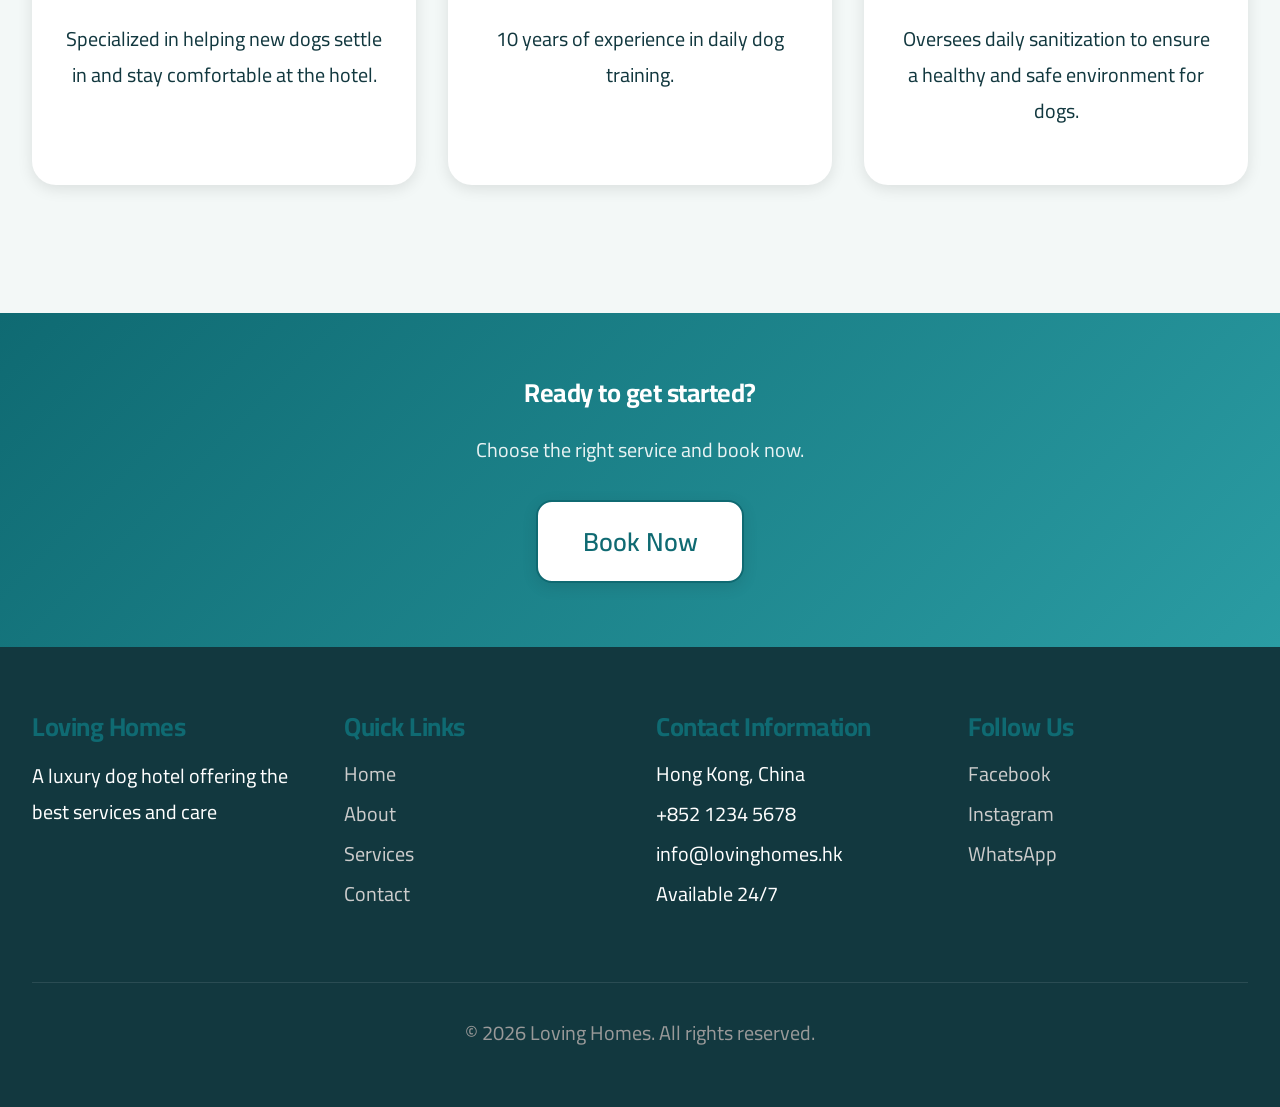
<file: en/services.html>
<!DOCTYPE html>
<html lang="en" dir="ltr">
<head>
 <!-- This page displays the current page content -->
 <meta charset="UTF-8">
 <meta name="viewport" content="width=device-width, initial-scale=1.0">
 <title>Services - Loving Homes</title>
 <link rel="stylesheet" href="../css/style.css">
</head>
<body>
 <!-- Main content starts here -->

 <!-- Site header -->
 <header>
  <nav class="navbar">
   <a href="index.html" class="logo">
    <img src="../images/logo.png" alt="Loving Homes Logo" class="site-logo">
    <span>Loving Homes</span>
   </a>
   <ul class="nav-links">
    <li><a href="index.html">Home</a></li>
    <li><a href="about.html">About</a></li>
    <li><a href="services.html" class="active">Services</a></li>
    <li><a href="packages.html">Packages</a></li>
    <li><a href="facilities.html">Facilities</a></li>
    <li><a href="gallery.html">Gallery</a></li>
    <li><a href="testimonials.html">Testimonials</a></li>
    <li><a href="faq.html">FAQ</a></li>
    <li><a href="blog.html">Blog</a></li>
    <li><a href="contact.html" class="cta-btn">Book Now</a></li>
   </ul>
   <button class="lang-toggle" type="button" data-lang-target="ar" aria-label="Switch to Arabic">AR</button>
   <div class="hamburger"><span></span><span></span><span></span></div>
  </nav>
 </header>


 <section class="hero" style="background: linear-gradient(rgba(0, 0, 0, 0.45), rgba(0, 0, 0, 0.55)), url('../images/banner-services.jpg'); background-size: cover; background-position: center; display: flex; align-items: center;">
  <div class="hero-content" style="color: white;">
   <h1>Our Services</h1>
   <p>A complete set of specialized services to ensure your dog’s comfort and happiness.</p>
  </div>
 </section>


 <section class="section">
  <div class="container">
   <div class="features-grid" style="grid-template-columns: repeat(auto-fit, minmax(350px, 1fr));">
    <div class="card">
     <img src="../images/k3.jpeg" alt="Luxury Stay" class="service-card-image">
     <div class="card-content">
      <h3>Luxury Stay</h3>
      <p>Comfortably furnished rooms with modern climate control designed for your dog.</p>
      <ul style="list-style: none; margin-top: 1rem;">
       <li> Private and shared rooms</li>
       <li> Excellent ventilation</li>
       <li> Easy-to-clean floors</li>
       <li> Natural lighting</li>
      </ul>
     </div>
    </div>

    <div class="card">
     <img src="../images/k2.jpeg" alt="Grooming & Cleaning" class="service-card-image">
     <div class="card-content">
      <h3>Grooming & Cleaning</h3>
      <p>Professional grooming by trained specialists.</p>
      <ul style="list-style: none; margin-top: 1rem;">
       <li> Professional trimming</li>
       <li> Bathing and cleaning</li>
       <li> Nail trimming</li>
       <li> Ear cleaning</li>
      </ul>
     </div>
    </div>

    <div class="card">
     <img src="../images/k1.jpeg" alt="Pickup & Delivery" class="service-card-image">
     <div class="card-content">
      <h3>Pickup & Delivery</h3>
      <p>Safe and reliable transport to and from your home.</p>
      <ul style="list-style: none; margin-top: 1rem;">
       <li> Equipped vehicles</li>
       <li> Trained drivers</li>
       <li> Safe pickup and drop-off</li>
       <li> Live tracking</li>
      </ul>
     </div>
    </div>

    <div class="card">
     <img src="../images/k4.jpeg" alt="Play & Activities" class="service-card-image">
     <div class="card-content">
      <h3>Play & Activities</h3>
      <p>Daily varied play and exercise programs.</p>
      <ul style="list-style: none; margin-top: 1rem;">
       <li> Outdoor playgrounds</li>
       <li> Varied games</li>
       <li> Walking tracks</li>
       <li> Group activities</li>
      </ul>
     </div>
    </div>

    <div class="card">
     <img src="../images/m4.jpeg" alt="Food & Nutrition" class="service-card-image">
     <div class="card-content">
      <h3>Food & Nutrition</h3>
      <p>Healthy and balanced meals tailored to your dog.</p>
      <ul style="list-style: none; margin-top: 1rem;">
       <li> Premium food</li>
       <li> Regular meals</li>
       <li> Fresh water</li>
       <li> Special diet plans</li>
      </ul>
     </div>
    </div>

    <div class="card">
     <img src="../images/m6.jpeg" alt="Medical Care" class="service-card-image">
     <div class="card-content">
      <h3>Medical Care</h3>
      <p>Close health monitoring and emergency medical support.</p>
      <ul style="list-style: none; margin-top: 1rem;">
       <li> 24/7 monitoring</li>
       <li> First aid</li>
       <li> Vet communication</li>
       <li> Health records</li>
      </ul>
     </div>
    </div>
   </div>
  </div>
 </section>


 <section class="section bg-light">
  <div class="container">
   <h2 style="text-align: center; margin-bottom: 2rem;">Why choose our services?</h2>
   <div class="features-grid">
    <div class="feature-card">
     <div class="feature-icon" aria-hidden="true">✅</div>
     <h3>High quality</h3>
     <p>High standards in every service we provide.</p>
    </div>
    <div class="feature-card">
     <div class="feature-icon" aria-hidden="true">💰</div>
     <h3>Competitive pricing</h3>
     <p>Competitive pricing with exceptional quality</p>
    </div>
    <div class="feature-card">
     <div class="feature-icon" aria-hidden="true">⏱️</div>
     <h3>Available 24/7</h3>
     <p>Service available day and night.</p>
    </div>
   </div>
  </div>
 </section>


 <section class="section team-section bg-light">
  <div class="container">
   <div class="section-title">
    <h2>Our Specialist Team</h2>
    <p>A professional care team in Hong Kong with daily hands-on experience, treating dogs with love and attention.</p>
   </div>
   <div class="features-grid" style="grid-template-columns: repeat(auto-fit, minmax(260px, 1fr));">
    <div class="card team-card">
     <img src="../images/care.png" alt="Chen Shan - Care Specialist" class="team-photo">
     <div class="card-content">
      <h3>Chen Yan</h3>
      <p class="text-muted">Care & Boarding Specialist</p>
      <p>Specialized in helping new dogs settle in and stay comfortable at the hotel.</p>
     </div>
    </div>
    <div class="card team-card">
     <img src="../images/trainer.png" alt="Wang Yu - Dog Training Specialist" class="team-photo">
     <div class="card-content">
      <h3>Wang Yu</h3>
      <p class="text-muted">Dog Training Specialist</p>
      <p>10 years of experience in daily dog training.</p>
     </div>
    </div>
    <div class="card team-card">
     <img src="../images/cleaning.png" alt="Lin Xiao - Hygiene Specialist" class="team-photo">
     <div class="card-content">
      <h3>Lin Xiao</h3>
      <p class="text-muted">Hygiene & Sanitization Specialist</p>
      <p>Oversees daily sanitization to ensure a healthy and safe environment for dogs.</p>
     </div>
    </div>
   </div>
  </div>
 </section>

 <section class="section" style="background: var(--gradient-warm); color: white; text-align: center;">
  <div class="container">
   <h2 style="color: white;">Ready to get started?</h2>
   <p style="color: rgba(255, 255, 255, 0.9); margin-bottom: 2rem;">Choose the right service and book now.</p>
   <a href="contact.html" class="btn btn-secondary btn-lg">Book Now</a>
  </div>
 </section>


 <footer>
  <div class="container">
   <div class="footer-content">
    <div class="footer-section">
     <h3>Loving Homes</h3>
     <p>A luxury dog hotel offering the best services and care</p>
    </div>
    <div class="footer-section">
     <h3>Quick Links</h3>
     <ul>
      <li><a href="index.html">Home</a></li>
      <li><a href="about.html">About</a></li>
      <li><a href="services.html">Services</a></li>
      <li><a href="contact.html">Contact</a></li>
     </ul>
    </div>
    <div class="footer-section">
     <h3>Contact Information</h3>
     <ul>
      <li> Hong Kong, China</li>
      <li> +852 1234 5678</li>
      <li> info@lovinghomes.hk</li>
      <li>Available 24/7</li>
     </ul>
    </div>
    <div class="footer-section">
     <h3>Follow Us</h3>
     <ul>
      <li><a href="https://www.facebook.com/" target="_blank" rel="noopener noreferrer">Facebook</a></li>
      <li><a href="https://www.instagram.com/" target="_blank" rel="noopener noreferrer">Instagram</a></li>
      <li><a href="https://www.whatsapp.com/" target="_blank" rel="noopener noreferrer">WhatsApp</a></li>
     </ul>
    </div>
   </div>
   <div class="footer-bottom">
    <p>&copy; 2026 Loving Homes. All rights reserved.</p>
   </div>
  </div>
 </footer>

 <script src="../js/main.js"></script>
 <!-- Main content ends here -->
</body>
</html>
</file>
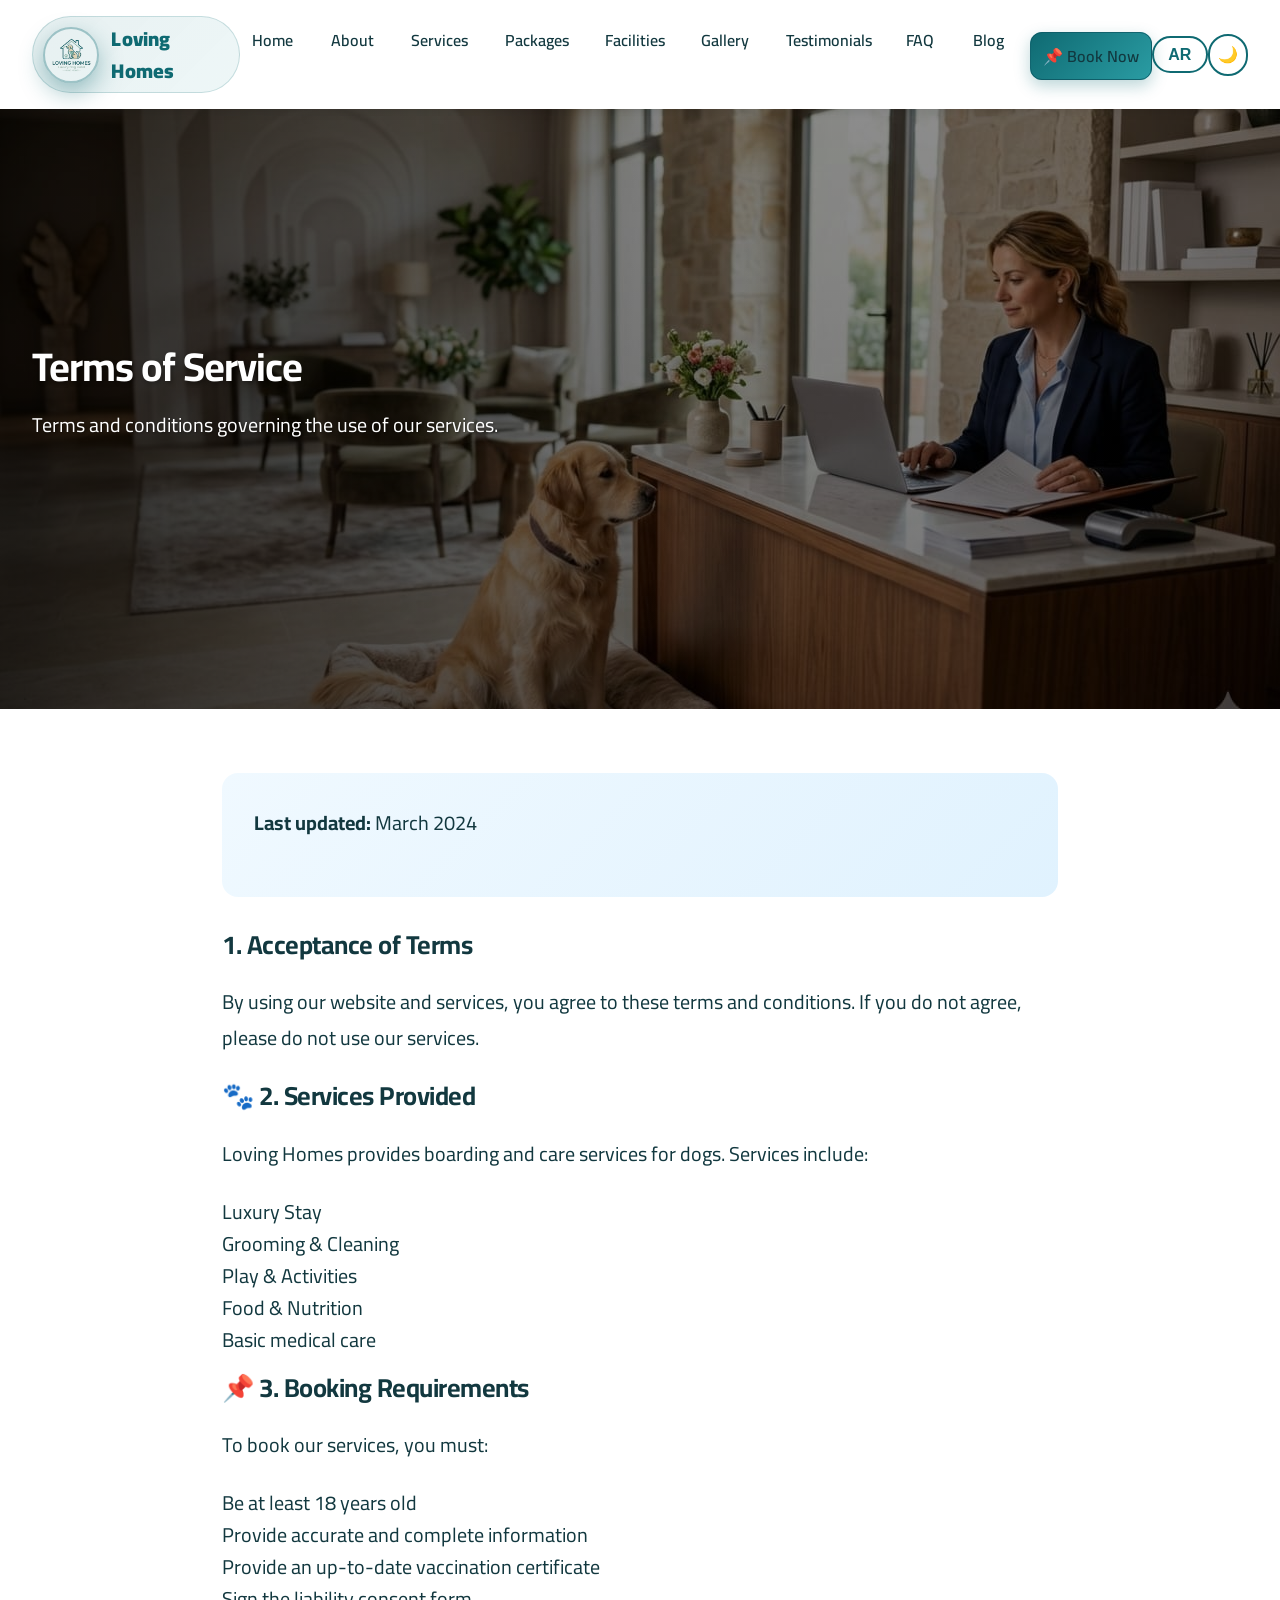
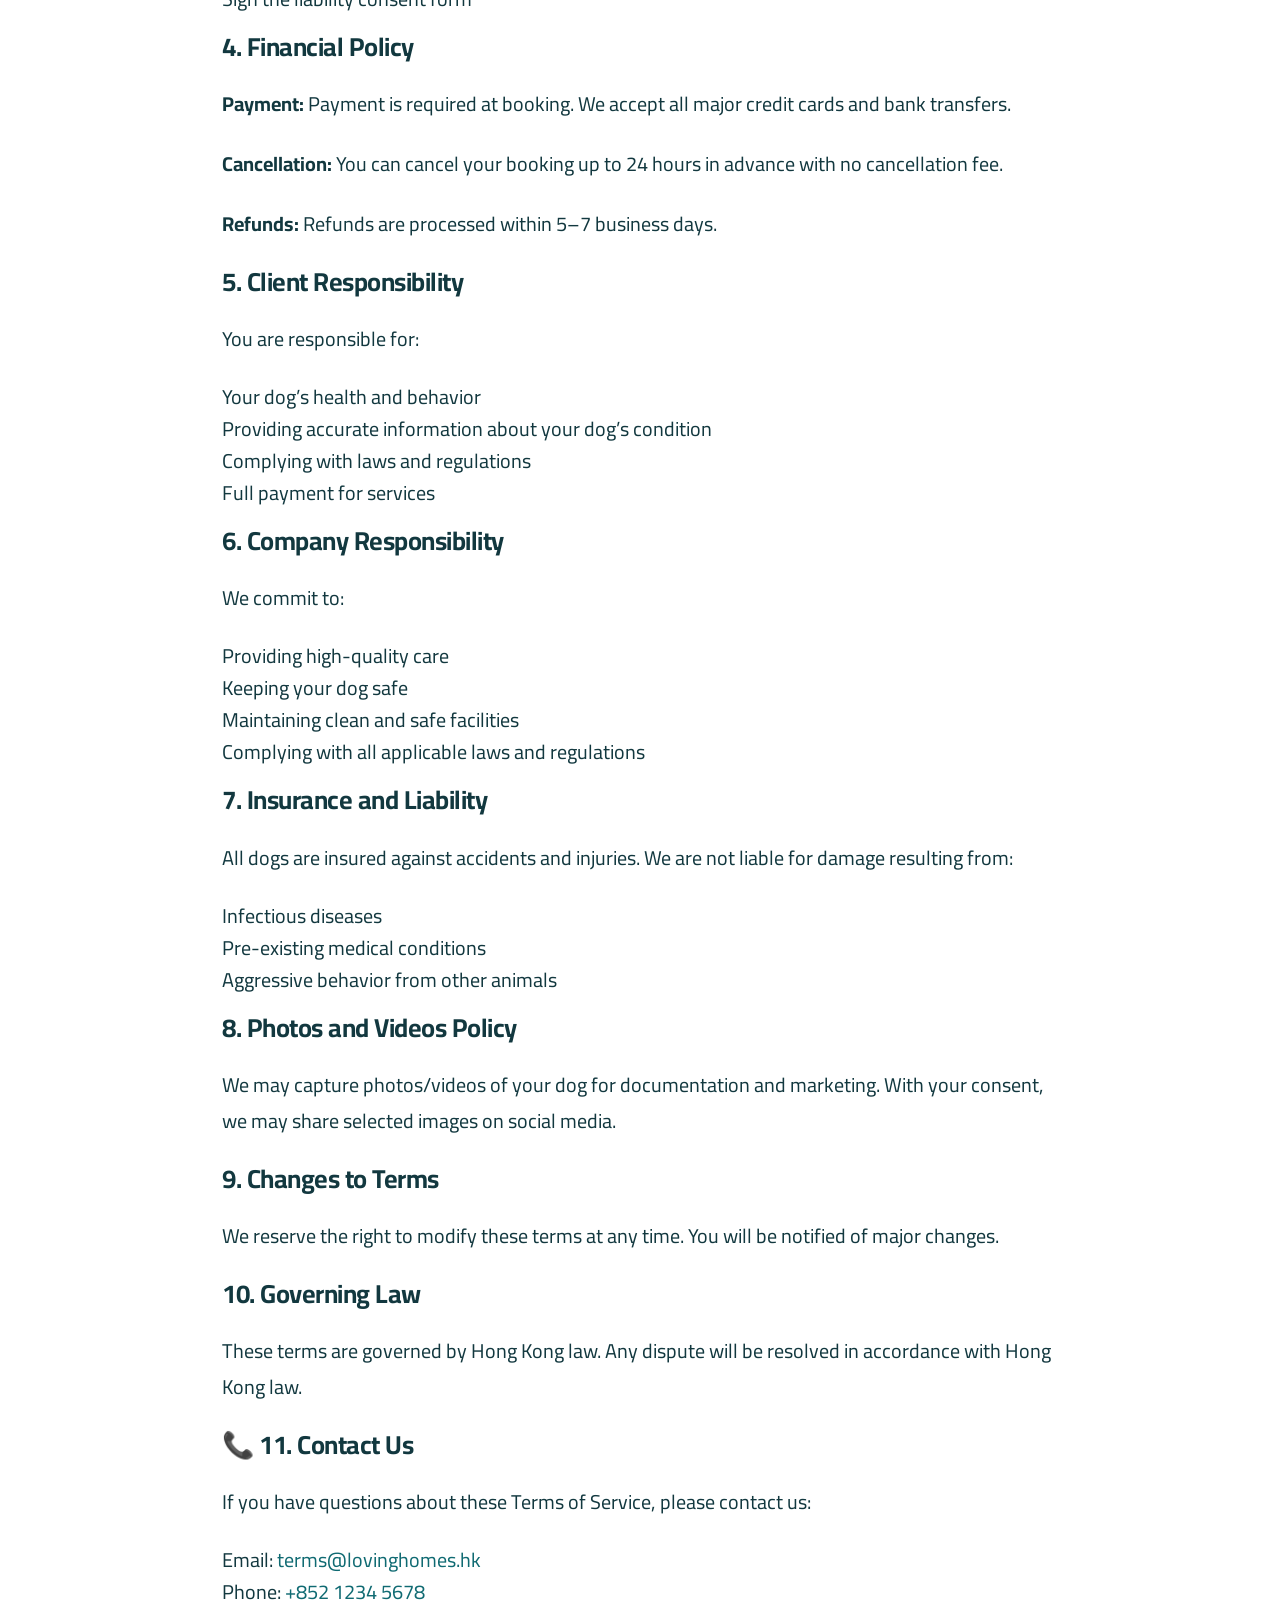
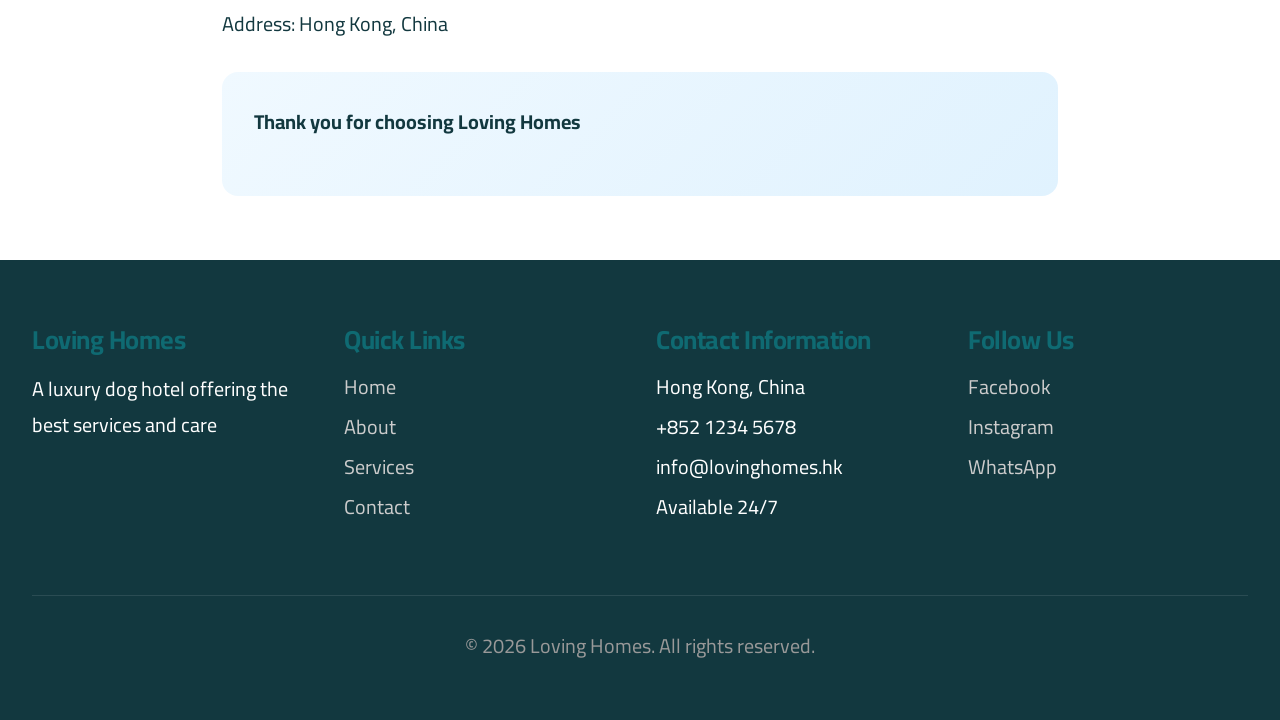
<file: en/terms.html>
<!DOCTYPE html>
<html lang="en" dir="ltr">
<head>
 <!-- This page displays the current page content -->
 <meta charset="UTF-8">
 <meta name="viewport" content="width=device-width, initial-scale=1.0">
 <title>Terms of Service - Loving Homes</title>
 <link rel="stylesheet" href="../css/style.css">
</head>
<body>
 <!-- Main content starts here -->
 <!-- Site header -->
 <header>
  <nav class="navbar">
   <a href="index.html" class="logo">
    <img src="../images/logo.png" alt="Loving Homes Logo" class="site-logo">
    <span>Loving Homes</span></a>
   <ul class="nav-links">
    <li><a href="index.html">Home</a></li>
    <li><a href="about.html">About</a></li>
    <li><a href="services.html">Services</a></li>
    <li><a href="packages.html">Packages</a></li>
    <li><a href="facilities.html">Facilities</a></li>
    <li><a href="gallery.html">Gallery</a></li>
    <li><a href="testimonials.html">Testimonials</a></li>
    <li><a href="faq.html">FAQ</a></li>
    <li><a href="blog.html">Blog</a></li>
    <li><a href="contact.html" class="cta-btn">Book Now</a></li>
   </ul>
   <button class="lang-toggle" type="button" data-lang-target="ar" aria-label="Switch to Arabic">AR</button>
   <div class="hamburger"><span></span><span></span><span></span></div>
  </nav>
 </header>

 <section class="hero" style="background: linear-gradient(rgba(0, 0, 0, 0.45), rgba(0, 0, 0, 0.55)), url('../images/banner-terms.jpg'); background-size: cover; background-position: center; display: flex; align-items: center;">
  <div class="hero-content" style="color: white;">
   <h1>Terms of Service</h1>
   <p>Terms and conditions governing the use of our services.</p>
  </div>
 </section>

 <section class="section">
  <div class="container" style="max-width: 900px;">
   <div style="background: linear-gradient(135deg, #F0F9FF 0%, #E0F2FE 100%); padding: 2rem; border-radius: 1rem; margin-bottom: 2rem;">
    <p><strong>Last updated:</strong> March 2024</p>
   </div>

   <h2>1. Acceptance of Terms</h2>
   <p>By using our website and services, you agree to these terms and conditions. If you do not agree, please do not use our services.</p>

   <h2>2. Services Provided</h2>
   <p>Loving Homes provides boarding and care services for dogs. Services include:</p>
   <ul style="list-style: none; margin: 1rem 0;">
    <li> Luxury Stay</li>
    <li> Grooming & Cleaning</li>
    <li> Play & Activities</li>
    <li> Food & Nutrition</li>
    <li> Basic medical care</li>
   </ul>

   <h2>3. Booking Requirements</h2>
   <p>To book our services, you must:</p>
   <ul style="list-style: none; margin: 1rem 0;">
    <li> Be at least 18 years old</li>
    <li> Provide accurate and complete information</li>
    <li> Provide an up-to-date vaccination certificate</li>
    <li> Sign the liability consent form</li>
   </ul>

   <h2>4. Financial Policy</h2>
   <p><strong>Payment:</strong> Payment is required at booking. We accept all major credit cards and bank transfers.</p>
   <p><strong>Cancellation:</strong> You can cancel your booking up to 24 hours in advance with no cancellation fee.</p>
   <p><strong>Refunds:</strong> Refunds are processed within 5–7 business days.</p>

   <h2>5. Client Responsibility</h2>
   <p>You are responsible for:</p>
   <ul style="list-style: none; margin: 1rem 0;">
    <li> Your dog’s health and behavior</li>
    <li> Providing accurate information about your dog’s condition</li>
    <li> Complying with laws and regulations</li>
    <li> Full payment for services</li>
   </ul>

   <h2>6. Company Responsibility</h2>
   <p>We commit to:</p>
   <ul style="list-style: none; margin: 1rem 0;">
    <li> Providing high-quality care</li>
    <li> Keeping your dog safe</li>
    <li> Maintaining clean and safe facilities</li>
    <li> Complying with all applicable laws and regulations</li>
   </ul>

   <h2>7. Insurance and Liability</h2>
   <p>All dogs are insured against accidents and injuries. We are not liable for damage resulting from:</p>
   <ul style="list-style: none; margin: 1rem 0;">
    <li> Infectious diseases</li>
    <li> Pre-existing medical conditions</li>
    <li> Aggressive behavior from other animals</li>
   </ul>

   <h2>8. Photos and Videos Policy</h2>
   <p>We may capture photos/videos of your dog for documentation and marketing. With your consent, we may share selected images on social media.</p>

   <h2>9. Changes to Terms</h2>
   <p>We reserve the right to modify these terms at any time. You will be notified of major changes.</p>

   <h2>10. Governing Law</h2>
   <p>These terms are governed by Hong Kong law. Any dispute will be resolved in accordance with Hong Kong law.</p>

   <h2>11. Contact Us</h2>
   <p>If you have questions about these Terms of Service, please contact us:</p>
   <ul style="list-style: none; margin: 1rem 0;">
    <li> Email: <a href="mailto:terms@lovinghomes.hk">terms@lovinghomes.hk</a></li>
    <li> Phone: <a href="tel:+85212345678">+852 1234 5678</a></li>
    <li> Address: Hong Kong, China</li>
   </ul>

   <div style="background: linear-gradient(135deg, #F0F9FF 0%, #E0F2FE 100%); padding: 2rem; border-radius: 1rem; margin-top: 2rem;">
    <p><strong>Thank you for choosing Loving Homes</strong></p>
   </div>
  </div>
 </section>

 <footer>
  <div class="container">
   <div class="footer-content">
    <div class="footer-section">
     <h3>Loving Homes</h3>
     <p>A luxury dog hotel offering the best services and care</p>
    </div>
    <div class="footer-section">
     <h3>Quick Links</h3>
     <ul>
      <li><a href="index.html">Home</a></li>
      <li><a href="about.html">About</a></li>
      <li><a href="services.html">Services</a></li>
      <li><a href="contact.html">Contact</a></li>
     </ul>
    </div>
    <div class="footer-section">
     <h3>Contact Information</h3>
     <ul>
      <li> Hong Kong, China</li>
      <li> +852 1234 5678</li>
      <li> info@lovinghomes.hk</li>
      <li>Available 24/7</li>
     </ul>
    </div>
    <div class="footer-section">
     <h3>Follow Us</h3>
     <ul>
      <li><a href="https://www.facebook.com/" target="_blank" rel="noopener noreferrer">Facebook</a></li>
      <li><a href="https://www.instagram.com/" target="_blank" rel="noopener noreferrer">Instagram</a></li>
      <li><a href="https://www.whatsapp.com/" target="_blank" rel="noopener noreferrer">WhatsApp</a></li>
     </ul>
    </div>
   </div>
   <div class="footer-bottom">
    <p>&copy; 2026 Loving Homes. All rights reserved.</p>
   </div>
  </div>
 </footer>

 <script src="../js/main.js"></script>
 <!-- Main content ends here -->
</body>
</html>
</file>
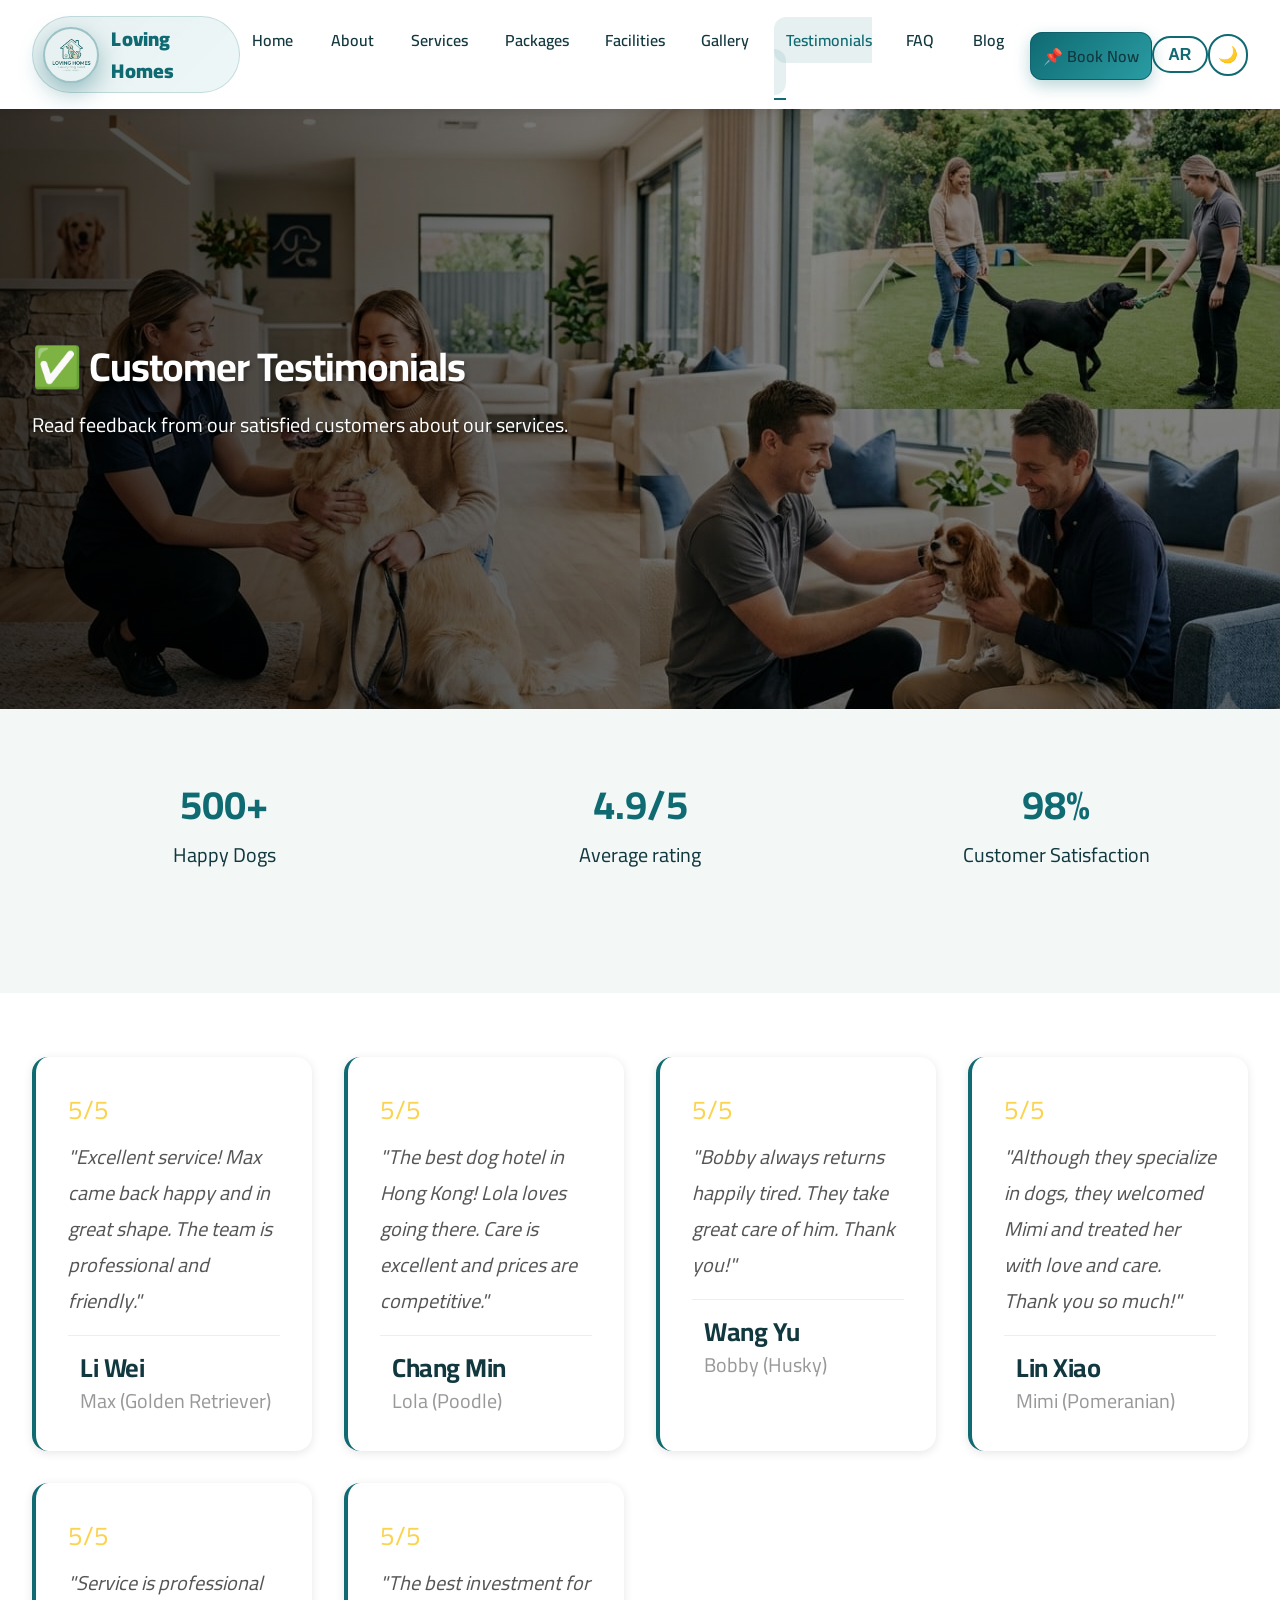
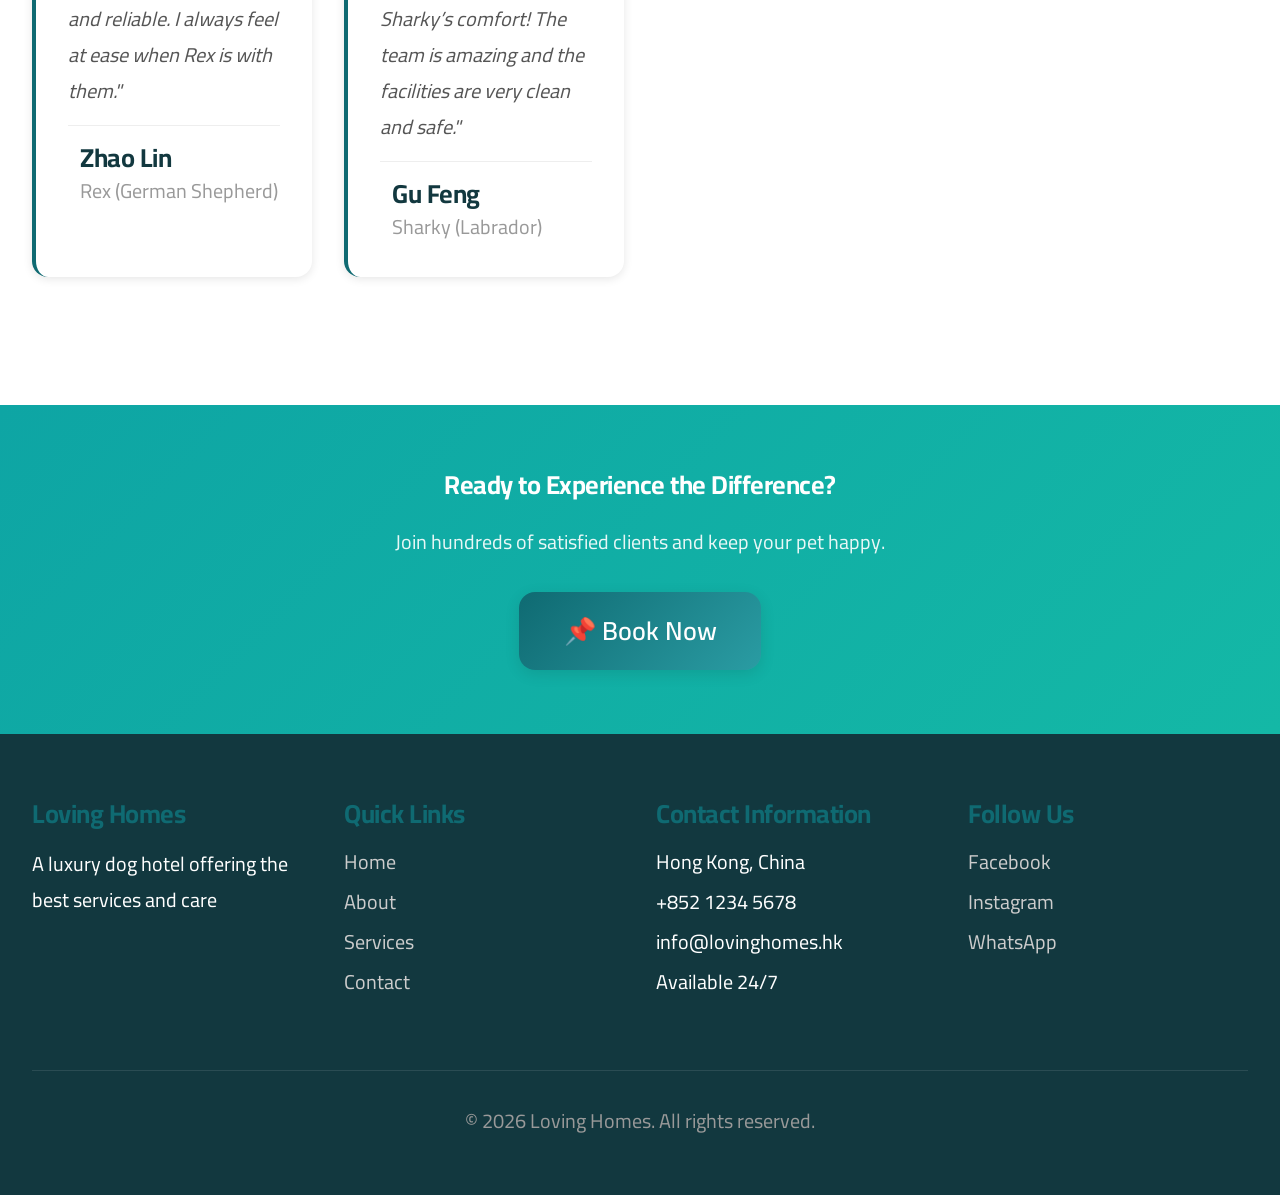
<file: en/testimonials.html>
<!DOCTYPE html>
<html lang="en" dir="ltr">
<head>
 <!-- This page displays the current page content -->
 <meta charset="UTF-8">
 <meta name="viewport" content="width=device-width, initial-scale=1.0">
 <title>Testimonials - Loving Homes</title>
 <link rel="stylesheet" href="../css/style.css">
</head>
<body>
 <!-- Main content starts here -->
 <!-- Site header -->
 <header>
  <nav class="navbar">
   <a href="index.html" class="logo">
    <img src="../images/logo.png" alt="Loving Homes Logo" class="site-logo">
    <span>Loving Homes</span></a>
   <ul class="nav-links">
    <li><a href="index.html">Home</a></li>
    <li><a href="about.html">About</a></li>
    <li><a href="services.html">Services</a></li>
    <li><a href="packages.html">Packages</a></li>
    <li><a href="facilities.html">Facilities</a></li>
    <li><a href="gallery.html">Gallery</a></li>
    <li><a href="testimonials.html" class="active">Testimonials</a></li>
    <li><a href="faq.html">FAQ</a></li>
    <li><a href="blog.html">Blog</a></li>
    <li><a href="contact.html" class="cta-btn">Book Now</a></li>
   </ul>
   <button class="lang-toggle" type="button" data-lang-target="ar" aria-label="Switch to Arabic">AR</button>
   <div class="hamburger"><span></span><span></span><span></span></div>
  </nav>
 </header>

 <section class="hero" style="background: linear-gradient(rgba(0, 0, 0, 0.45), rgba(0, 0, 0, 0.55)), url('../images/banner-testimonials.jpg'); background-size: cover; background-position: center; display: flex; align-items: center;">
  <div class="hero-content" style="color: white;">
   <h1>Customer Testimonials</h1>
   <p>Read feedback from our satisfied customers about our services.</p>
  </div>
 </section>

 <section class="section bg-light">
  <div class="container">
   <div style="display: grid; grid-template-columns: repeat(auto-fit, minmax(250px, 1fr)); gap: 2rem; text-align: center; margin-bottom: 2rem;">
    <div>
     <div style="font-size: 2.5rem; font-weight: 700; color: var(--primary-orange);">500+</div>
     <p>Happy Dogs</p>
    </div>
    <div>
     <div style="font-size: 2.5rem; font-weight: 700; color: var(--primary-orange);">4.9/5</div>
     <p>Average rating</p>
    </div>
    <div>
     <div style="font-size: 2.5rem; font-weight: 700; color: var(--primary-orange);">98%</div>
     <p>Customer Satisfaction</p>
    </div>
   </div>
  </div>
 </section>

 <section class="section">
  <div class="container">
   <div class="features-grid">
    <div class="testimonial-card">
     <div class="stars">5/5</div>
     <p class="testimonial-text">"Excellent service! Max came back happy and in great shape. The team is professional and friendly."</p>
     <div class="testimonial-author">
      <div class="author-avatar">‍</div>
      <div class="author-info">
       <h4>Li Wei</h4>
       <p>Max (Golden Retriever)</p>
      </div>
     </div>
    </div>

    <div class="testimonial-card">
     <div class="stars">5/5</div>
     <p class="testimonial-text">"The best dog hotel in Hong Kong! Lola loves going there. Care is excellent and prices are competitive."</p>
     <div class="testimonial-author">
      <div class="author-avatar">‍</div>
      <div class="author-info">
       <h4>Chang Min</h4>
       <p>Lola (Poodle)</p>
      </div>
     </div>
    </div>

    <div class="testimonial-card">
     <div class="stars">5/5</div>
     <p class="testimonial-text">"Bobby always returns happily tired. They take great care of him. Thank you!"</p>
     <div class="testimonial-author">
      <div class="author-avatar">‍</div>
      <div class="author-info">
       <h4>Wang Yu</h4>
       <p>Bobby (Husky)</p>
      </div>
     </div>
    </div>

    <div class="testimonial-card">
     <div class="stars">5/5</div>
     <p class="testimonial-text">"Although they specialize in dogs, they welcomed Mimi and treated her with love and care. Thank you so much!"</p>
     <div class="testimonial-author">
      <div class="author-avatar">‍</div>
      <div class="author-info">
       <h4>Lin Xiao</h4>
       <p>Mimi (Pomeranian)</p>
      </div>
     </div>
    </div>

    <div class="testimonial-card">
     <div class="stars">5/5</div>
     <p class="testimonial-text">"Service is professional and reliable. I always feel at ease when Rex is with them."</p>
     <div class="testimonial-author">
      <div class="author-avatar">‍</div>
      <div class="author-info">
       <h4>Zhao Lin</h4>
       <p>Rex (German Shepherd)</p>
      </div>
     </div>
    </div>

    <div class="testimonial-card">
     <div class="stars">5/5</div>
     <p class="testimonial-text">"The best investment for Sharky’s comfort! The team is amazing and the facilities are very clean and safe."</p>
     <div class="testimonial-author">
      <div class="author-avatar">‍</div>
      <div class="author-info">
       <h4>Gu Feng</h4>
       <p>Sharky (Labrador)</p>
      </div>
     </div>
    </div>
   </div>
  </div>
 </section>

 <section class="section" style="background: linear-gradient(135deg, #0EA5A4 0%, #14B8A6 100%); color: white; text-align: center;">
  <div class="container">
   <h2 style="color: white;">Ready to Experience the Difference?</h2>
   <p style="color: rgba(255, 255, 255, 0.9); margin-bottom: 2rem;">Join hundreds of satisfied clients and keep your pet happy.</p>
   <a href="contact.html" class="btn btn-primary btn-lg">Book Now</a>
  </div>
 </section>

 <footer>
  <div class="container">
   <div class="footer-content">
    <div class="footer-section">
     <h3>Loving Homes</h3>
     <p>A luxury dog hotel offering the best services and care</p>
    </div>
    <div class="footer-section">
     <h3>Quick Links</h3>
     <ul>
      <li><a href="index.html">Home</a></li>
      <li><a href="about.html">About</a></li>
      <li><a href="services.html">Services</a></li>
      <li><a href="contact.html">Contact</a></li>
     </ul>
    </div>
    <div class="footer-section">
     <h3>Contact Information</h3>
     <ul>
      <li> Hong Kong, China</li>
      <li> +852 1234 5678</li>
      <li> info@lovinghomes.hk</li>
      <li>Available 24/7</li>
     </ul>
    </div>
    <div class="footer-section">
     <h3>Follow Us</h3>
     <ul>
      <li><a href="https://www.facebook.com/" target="_blank" rel="noopener noreferrer">Facebook</a></li>
      <li><a href="https://www.instagram.com/" target="_blank" rel="noopener noreferrer">Instagram</a></li>
      <li><a href="https://www.whatsapp.com/" target="_blank" rel="noopener noreferrer">WhatsApp</a></li>
     </ul>
    </div>
   </div>
   <div class="footer-bottom">
    <p>&copy; 2026 Loving Homes. All rights reserved.</p>
   </div>
  </div>
 </footer>

 <script src="../js/main.js"></script>
 <!-- Main content ends here -->
</body>
</html>
</file>
<file: css/style.css>
/* هذا الملف يحتوي تنسيقات كل صفحات الموقع */
@import url('https://fonts.googleapis.com/css2?family=Cairo:wght@400;500;600;700;800&display=swap');

/* الوان وخطوط ومسافات اساسية */
:root {
  
  --primary-orange: #0F6A72;
  --primary-green: #2A9CA3;
  --primary-beige: #DCD5BF;
  
  
  --dark-gray: #12383F;
  --light-gray: #F3F8F7;
  --white: #FFFFFF;
  --shadow: rgba(0, 0, 0, 0.1);
  --shadow-lg: rgba(0, 0, 0, 0.2);
  
  
  --gradient-warm: linear-gradient(135deg, #0F6A72 0%, #2A9CA3 100%);
  --gradient-green: linear-gradient(135deg, #2A9CA3 0%, #6BB9B2 100%);
  --gradient-hero: linear-gradient(135deg, rgba(0,0,0,0.4), rgba(0,0,0,0.6));
  
  
  --font-unified: 'Cairo', sans-serif;
  --font-size-main-title: 40px;
  --font-size-sub-title: 26px;
  --font-size-body: 20px;
  
  
  --spacing-xs: 0.5rem;
  --spacing-sm: 1rem;
  --spacing-md: 1.5rem;
  --spacing-lg: 2rem;
  --spacing-xl: 3rem;
  --spacing-2xl: 4rem;
  
  
  --radius-sm: 0.5rem;
  --radius-md: 1rem;
  --radius-lg: 1.5rem;
  --radius-xl: 2rem;
  
  
  --transition-fast: 0.2s ease-in-out;
  --transition-normal: 0.3s ease-in-out;
  --transition-slow: 0.5s ease-in-out;
}

/* ضبط افتراضي لكل العناصر */
* {
  margin: 0;
  padding: 0;
  box-sizing: border-box;
}

img,
video,
iframe {
  max-width: 100%;
}

html {
  scroll-behavior: smooth;
  min-width: 200px;
}

body {
  font-family: var(--font-unified);
  font-size: var(--font-size-body);
  color: var(--dark-gray);
  background-color: var(--white);
  line-height: 1.6;
  overflow-x: hidden;
  min-width: 200px;
}

h1, h2, h3, h4, h5, h6 {
  font-family: var(--font-unified);
  font-weight: 700;
  line-height: 1.2;
  margin-bottom: var(--spacing-md);
}

h1 {
  font-size: var(--font-size-main-title);
  letter-spacing: -1px;
}

h2, h3, h4, h5, h6 {
  font-size: var(--font-size-sub-title);
  letter-spacing: -0.5px;
}

p {
  margin-bottom: var(--spacing-md);
  font-size: var(--font-size-body);
  line-height: 1.8;
}

a,
li,
label,
input,
textarea,
select {
  font-size: var(--font-size-body);
}

a {
  color: var(--primary-orange);
  text-decoration: none;
  transition: color var(--transition-normal);
}

a:hover {
  color: var(--primary-green);
}

.btn {
  display: inline-block;
  padding: 1rem 2.25rem;
  border: none;
  border-radius: var(--radius-md);
  font-family: var(--font-unified);
  font-weight: 600;
  font-size: 18px;
  cursor: pointer;
  transition: all var(--transition-normal);
  text-decoration: none;
  text-align: center;
  box-shadow: 0 4px 15px rgba(0, 0, 0, 0.1);
}

.btn:hover {
  transform: translateY(-2px);
  box-shadow: 0 6px 20px rgba(0, 0, 0, 0.15);
}

.btn-primary {
  background: var(--gradient-warm);
  color: var(--white);
}

.btn-primary:hover {
  background: linear-gradient(135deg, #0C5560 0%, #167A84 100%);
}

.btn-secondary {
  background: var(--white);
  color: var(--primary-orange);
  border: 2px solid var(--primary-orange);
}

.btn-secondary:hover {
  background: var(--primary-orange);
  color: var(--white);
}

.btn-green {
  background: var(--gradient-green);
  color: var(--white);
}

.btn-green:hover {
  background: linear-gradient(135deg, #1E7C84 0%, #2A9CA3 100%);
}

.btn-sm {
  padding: 0.625rem 1.5rem;
  font-size: 16px;
}

.btn-lg {
  padding: 1.15rem 2.8rem;
  font-size: var(--font-size-sub-title);
}

/* تنسيق الهيدر والقائمة */
header {
  background: var(--white);
  box-shadow: 0 2px 10px var(--shadow);
  position: sticky;
  top: 0;
  z-index: 1000;
  transition: all var(--transition-normal);
}

header.scrolled {
  box-shadow: 0 4px 20px var(--shadow-lg);
}

.navbar {
  display: flex;
  justify-content: space-between;
  align-items: center;
  padding: 1rem 2rem;
  max-width: 1400px;
  margin: 0 auto;
}

.logo {
  display: flex;
  align-items: center;
  gap: 0.75rem;
  font-size: var(--font-size-body);
  font-weight: 700;
  color: var(--dark-gray);
  text-decoration: none;
  padding: 0.35rem 0.65rem;
  border-radius: 999px;
  background: linear-gradient(135deg, rgba(15, 106, 114, 0.10), rgba(42, 156, 163, 0.08));
  border: 1px solid rgba(15, 106, 114, 0.18);
}

.site-logo {
  width: 56px;
  height: 56px;
  border-radius: 50%;
  object-fit: cover;
  box-shadow: 0 10px 24px rgba(15, 106, 114, 0.38);
  border: 2px solid rgba(15, 106, 114, 0.35);
}

.logo span {
  font-weight: 900;
  letter-spacing: 0.45px;
  color: var(--primary-orange);
  text-shadow: 0 1px 0 rgba(255, 255, 255, 0.35);
}

.nav-links {
  display: flex;
  list-style: none;
  gap: 2rem;
  align-items: center;
}

.lang-toggle {
  border: 2px solid var(--primary-orange);
  background: var(--white);
  color: var(--primary-orange);
  border-radius: 999px;
  padding: 0.45rem 0.9rem;
  font-weight: 700;
  font-size: 16px;
  cursor: pointer;
  transition: all var(--transition-normal);
}

.lang-toggle:hover {
  background: var(--primary-orange);
  color: var(--white);
}

.theme-toggle {
  border: 2px solid var(--primary-orange);
  background: var(--white);
  color: var(--primary-orange);
  border-radius: 999px;
  width: 42px;
  height: 42px;
  display: inline-flex;
  align-items: center;
  justify-content: center;
  font-size: 16px;
  cursor: pointer;
  transition: all var(--transition-normal);
}

.theme-toggle:hover {
  background: var(--primary-orange);
  color: var(--white);
}

.nav-links a {
  color: var(--dark-gray);
  font-weight: 600;
  font-size: 16px;
  transition: all var(--transition-normal);
  position: relative;
  padding: 0.5rem 0.75rem;
  border-radius: 0.75rem;
}

.nav-links a:hover,
.nav-links a.active {
  color: var(--primary-orange);
  background: rgba(15, 106, 114, 0.10);
}

.nav-links a::after {
  content: '';
  position: absolute;
  bottom: -5px;
  left: 0;
  width: 0;
  height: 2px;
  background: var(--primary-orange);
  transition: width var(--transition-normal);
}

.nav-links a:hover::after,
.nav-links a.active::after {
  width: 100%;
}

.cta-btn {
  background: var(--gradient-warm);
  color: var(--white);
  padding: 0.75rem 1.25rem;
  border-radius: var(--radius-md);
  font-weight: 800;
  font-size: 16px;
  border: 1px solid rgba(12, 85, 96, 0.75);
  box-shadow: 0 6px 16px rgba(15, 106, 114, 0.28);
  transition: all var(--transition-normal);
}

.cta-btn:hover {
  transform: scale(1.05);
  box-shadow: 0 4px 15px rgba(15, 106, 114, 0.3);
}

.hamburger {
  display: none;
  flex-direction: column;
  cursor: pointer;
  gap: 5px;
  padding: 0.4rem;
}

.hamburger span {
  width: 25px;
  height: 3px;
  background: var(--dark-gray);
  border-radius: 2px;
  transition: all var(--transition-normal);
}

/* تنسيق قسم البداية */
.hero {
  position: relative;
  height: 600px;
  background: linear-gradient(rgba(0, 0, 0, 0.4), rgba(0, 0, 0, 0.6)), 
              url('../images/banner-home.jpg');
  background-size: cover;
  background-position: center;
  background-attachment: fixed;
  display: flex;
  align-items: center;
  justify-content: flex-start;
  overflow: hidden;
}

.hero::before {
  content: '';
  position: absolute;
  top: 0;
  left: 0;
  right: 0;
  bottom: 0;
  background: linear-gradient(90deg, rgba(0,0,0,0.5) 0%, transparent 60%);
  z-index: 1;
}

.hero-content {
  position: relative;
  z-index: 2;
  max-width: 600px;
  padding: 0 2rem;
  color: var(--white);
  animation: slideInLeft 0.8s ease-out;
}

.hero-content h1 {
  font-size: var(--font-size-main-title);
  margin-bottom: 1rem;
  text-shadow: 2px 2px 4px rgba(0, 0, 0, 0.3);
}

.hero-content p {
  font-size: var(--font-size-body);
  margin-bottom: 2rem;
  text-shadow: 1px 1px 2px rgba(0, 0, 0, 0.3);
}

.hero-buttons {
  display: flex;
  gap: 1rem;
  flex-wrap: wrap;
}

.quick-nav-section {
  background: linear-gradient(135deg, #eaf5f2 0%, #f7fbfa 100%);
  border-bottom: 1px solid rgba(15, 106, 114, 0.12);
}

.quick-nav {
  display: flex;
  flex-wrap: wrap;
  gap: 0.75rem;
  justify-content: center;
  padding: 1rem 0;
}

.quick-nav a {
  background: var(--white);
  color: var(--dark-gray);
  border: 1px solid rgba(15, 106, 114, 0.2);
  border-radius: 999px;
  padding: 0.55rem 1rem;
  font-weight: 600;
  font-size: var(--font-size-body);
}

.quick-nav a:hover {
  background: var(--gradient-warm);
  color: var(--white);
}

@keyframes slideInLeft {
  from {
    opacity: 0;
    transform: translateX(-50px);
  }
  to {
    opacity: 1;
    transform: translateX(0);
  }
}

.container {
  max-width: 1200px;
  margin: 0 auto;
  padding: 0 2rem;
}

/* تنسيق الاقسام العامة */
.section {
  padding: var(--spacing-2xl) 0;
}

.section-title {
  text-align: center;
  margin-bottom: var(--spacing-2xl);
}

.section-title h2 {
  font-size: var(--font-size-sub-title);
  margin-bottom: 1rem;
}

.section-title p {
  font-size: var(--font-size-body);
  color: #666;
  max-width: 600px;
  margin: 0 auto;
}

.features-grid {
  display: grid;
  grid-template-columns: repeat(auto-fit, minmax(min(280px, 100%), 1fr));
  gap: var(--spacing-lg);
  margin-bottom: var(--spacing-2xl);
}

.feature-card {
  background: var(--white);
  border: 2px solid #f0f0f0;
  border-radius: var(--radius-lg);
  padding: var(--spacing-lg);
  text-align: center;
  transition: all var(--transition-normal);
  box-shadow: 0 2px 10px var(--shadow);
}

.feature-card:hover {
  transform: translateY(-10px);
  border-color: var(--primary-orange);
  box-shadow: 0 10px 30px rgba(15, 106, 114, 0.2);
}

.feature-icon {
  font-size: 3rem;
  margin-bottom: 1rem;
}

.feature-card h3 {
  margin-bottom: 0.5rem;
}

.feature-card p {
  color: #666;
  font-size: var(--font-size-body);
}

.card {
  background: var(--white);
  border-radius: var(--radius-lg);
  overflow: hidden;
  box-shadow: 0 4px 15px var(--shadow);
  transition: all var(--transition-normal);
}

.card:hover {
  transform: translateY(-5px);
  box-shadow: 0 8px 25px var(--shadow-lg);
}

.card-image {
  width: 100%;
  height: 250px;
  object-fit: cover;
  transition: transform var(--transition-slow);
}

.card:hover .card-image {
  transform: scale(1.05);
}

.card-content {
  padding: var(--spacing-lg);
}

.card-title {
  font-size: var(--font-size-sub-title);
  margin-bottom: 0.5rem;
}

.card-text {
  color: #666;
  margin-bottom: 1rem;
}

.package-card {
  background: linear-gradient(135deg, #F4FAF9 0%, #E6F2F0 100%);
  border: 2px solid var(--primary-orange);
  border-radius: var(--radius-lg);
  padding: var(--spacing-lg);
  position: relative;
  transition: all var(--transition-normal);
}

.package-card.featured {
  transform: scale(1.05);
  border-color: var(--primary-green);
  background: linear-gradient(135deg, #F6FBF9 0%, #EAF5F2 100%);
  box-shadow: 0 10px 30px rgba(42, 156, 163, 0.2);
}

.package-badge {
  position: absolute;
  top: -12px;
  right: 20px;
  background: var(--primary-orange);
  color: var(--white);
  padding: 0.5rem 1rem;
  border-radius: var(--radius-md);
  font-weight: 600;
  font-size: var(--font-size-body);
}

.package-price {
  font-size: var(--font-size-main-title);
  font-weight: 700;
  color: var(--primary-orange);
  margin-bottom: 0.5rem;
}

.package-features {
  list-style: none;
  margin: 1.5rem 0;
}

.package-features li {
  padding: 0.5rem 0;
  display: flex;
  align-items: center;
  gap: 0.75rem;
}

.package-features li::before {
  content: '✓';
  color: var(--primary-green);
  font-weight: bold;
  font-size: var(--font-size-sub-title);
}

.testimonial-card {
  background: var(--white);
  border-left: 4px solid var(--primary-orange);
  padding: var(--spacing-lg);
  border-radius: var(--radius-md);
  box-shadow: 0 2px 10px var(--shadow);
  transition: all var(--transition-normal);
}

.testimonial-card:hover {
  box-shadow: 0 6px 20px var(--shadow-lg);
  transform: translateY(-3px);
}

.stars {
  color: #FCD34D;
  font-size: var(--font-size-sub-title);
  margin-bottom: 0.5rem;
}

.testimonial-text {
  font-style: italic;
  color: #555;
  margin-bottom: 1rem;
  line-height: 1.8;
}

.testimonial-author {
  display: flex;
  align-items: center;
  gap: 0.75rem;
  border-top: 1px solid #eee;
  padding-top: 1rem;
}

.author-avatar {
  font-size: var(--font-size-sub-title);
}

.author-info h4 {
  margin: 0;
  font-size: var(--font-size-sub-title);
}

.author-info p {
  margin: 0;
  font-size: var(--font-size-body);
  color: #999;
}

/* تنسيق الفوتر */
footer {
  background: var(--dark-gray);
  color: var(--white);
  padding: var(--spacing-2xl) 0 var(--spacing-lg);
}

.footer-content {
  display: grid;
  grid-template-columns: repeat(auto-fit, minmax(min(250px, 100%), 1fr));
  gap: var(--spacing-lg);
  margin-bottom: var(--spacing-2xl);
}

.footer-section h3 {
  color: var(--primary-orange);
  margin-bottom: 1rem;
}

.footer-section ul {
  list-style: none;
}

.footer-section ul li {
  margin-bottom: 0.5rem;
}

.footer-section a {
  color: #ccc;
  transition: color var(--transition-normal);
}

.footer-section a:hover {
  color: var(--primary-orange);
}

.footer-bottom {
  border-top: 1px solid rgba(255, 255, 255, 0.1);
  padding-top: var(--spacing-lg);
  text-align: center;
  color: #999;
}

.form-group {
  margin-bottom: var(--spacing-md);
}

.form-group label {
  display: block;
  margin-bottom: 0.5rem;
  font-weight: 600;
  color: var(--dark-gray);
}

.form-group input,
.form-group textarea,
.form-group select {
  width: 100%;
  padding: 0.875rem;
  border: 2px solid #e0e0e0;
  border-radius: var(--radius-md);
  font-family: var(--font-unified);
  font-size: var(--font-size-body);
  transition: all var(--transition-normal);
}

.form-group input:focus,
.form-group textarea:focus,
.form-group select:focus {
  outline: none;
  border-color: var(--primary-orange);
  box-shadow: 0 0 0 3px rgba(15, 106, 114, 0.1);
}

.form-group textarea {
  resize: vertical;
  min-height: 150px;
}

.text-center {
  text-align: center;
}

.text-right {
  text-align: right;
}

.text-left {
  text-align: left;
}

.mt-1 { margin-top: var(--spacing-sm); }
.mt-2 { margin-top: var(--spacing-md); }
.mt-3 { margin-top: var(--spacing-lg); }
.mt-4 { margin-top: var(--spacing-xl); }

.mb-1 { margin-bottom: var(--spacing-sm); }
.mb-2 { margin-bottom: var(--spacing-md); }
.mb-3 { margin-bottom: var(--spacing-lg); }
.mb-4 { margin-bottom: var(--spacing-xl); }

.py-1 { padding-top: var(--spacing-sm); padding-bottom: var(--spacing-sm); }
.py-2 { padding-top: var(--spacing-md); padding-bottom: var(--spacing-md); }
.py-3 { padding-top: var(--spacing-lg); padding-bottom: var(--spacing-lg); }
.py-4 { padding-top: var(--spacing-xl); padding-bottom: var(--spacing-xl); }

.bg-light { background-color: var(--light-gray); }
.bg-white { background-color: var(--white); }

.text-muted { color: #999; }
.text-dark { color: var(--dark-gray); }


.video-showcase-section {
  background: radial-gradient(circle at 20% 20%, rgba(42, 156, 163, 0.12), transparent 45%), var(--white);
}

.video-showcase-card {
  position: relative;
  max-width: 900px;
  margin: 0 auto;
  padding: 1rem;
  border-radius: var(--radius-xl);
  background: linear-gradient(145deg, #ffffff 0%, #eef7f6 100%);
  box-shadow: 0 20px 45px rgba(18, 56, 63, 0.15);
  overflow: hidden;
}

.video-glow {
  position: absolute;
  width: 240px;
  height: 240px;
  background: radial-gradient(circle, rgba(42, 156, 163, 0.35) 0%, rgba(42, 156, 163, 0) 70%);
  top: -80px;
  left: -80px;
  pointer-events: none;
}

.brand-video {
  width: 100%;
  border-radius: var(--radius-lg);
  display: block;
  border: 2px solid rgba(15, 106, 114, 0.2);
  background: #000;
}



.mini-feature-img {
  width: 72px;
  height: 72px;
  border-radius: 50%;
  object-fit: cover;
  margin: 0 auto 1rem;
  display: block;
  border: 2px solid rgba(15, 106, 114, 0.2);
}

.service-card-image {
  width: 100%;
  height: 230px;
  object-fit: cover;
  display: block;
}

.team-card {
  text-align: center;
}

.team-photo {
  width: 140px;
  height: 140px;
  margin: 1.25rem auto 0;
  display: block;
  border-radius: 50%;
  border: 3px solid rgba(15, 106, 114, 0.2);
  background: #fff;
}

.compare-section {
  background: var(--white);
}

.compare-table-wrap {
  overflow-x: auto;
  border-radius: var(--radius-lg);
  box-shadow: 0 12px 30px rgba(18, 56, 63, 0.12);
}

.compare-table {
  width: 100%;
  border-collapse: collapse;
  min-width: 700px;
  text-align: center;
  background: var(--white);
}

.compare-table th {
  background: var(--gradient-warm);
  color: var(--white);
  padding: 1rem;
  font-size: var(--font-size-body);
}

.compare-table td {
  padding: 0.95rem;
  border-bottom: 1px solid #e4ecea;
}

.compare-table tbody tr:nth-child(even) {
  background: #f7fbfa;
}

.compare-table td:first-child,
.compare-table th:first-child {
  text-align: right;
  font-weight: 600;
}


.contact-layout {
  display: flex;
  flex-wrap: wrap;
  gap: 3rem;
  margin-bottom: 3rem;
}

.contact-form-wrap {
  background: var(--white);
  flex: 1 1 380px;
  min-width: 0;
}

.contact-info-wrap {
  flex: 1 1 340px;
  min-width: 0;
}

.contact-submit-btn {
  width: 100%;
  padding: 1rem;
}

.contact-info-card {
  background: linear-gradient(135deg, #F0F9FF 0%, #E0F2FE 100%);
  padding: 2rem;
  border-radius: 1rem;
  margin-bottom: 1.5rem;
}

.contact-info-card h3 {
  margin-bottom: 1rem;
}

.contact-note {
  margin-top: 0.5rem;
  margin-bottom: 0;
}

.contact-social-box {
  text-align: center;
  padding: 2rem;
  background: linear-gradient(135deg, #F0F9FF 0%, #E0F2FE 100%);
  border-radius: 1rem;
}

.contact-social-box h2 {
  margin-bottom: 1.5rem;
}

.contact-social-links {
  display: flex;
  gap: 1rem;
  justify-content: center;
  flex-wrap: wrap;
}

.contact-social-links .btn {
  min-width: 140px;
}

.contact-layout > * {
  width: 100%;
}

@media (max-width: 768px) {
  h1 { font-size: var(--font-size-main-title); }
  h2 { font-size: var(--font-size-sub-title); }
  h3 { font-size: var(--font-size-sub-title); }
  
  .navbar {
    padding: 1rem;
  }
  
  .nav-links {
    display: none;
    position: absolute;
    top: 60px;
    left: 0;
    right: 0;
    background: var(--white);
    flex-direction: column;
    gap: 0;
    padding: 1rem;
    box-shadow: 0 4px 10px var(--shadow);
  }
  
  .nav-links.active {
    display: flex;
  }
  
  .hamburger {
    display: flex;
  }
  
  .hero {
    height: 400px;
  }

  
  .hero-content h1 {
    font-size: var(--font-size-main-title);
  }
  
  .hero-content p {
    font-size: var(--font-size-body);
  }
  
   .hero-buttons {
    flex-direction: column;
  }

  .video-showcase-card {
    padding: 0.75rem;
  }

  .quick-nav {
    justify-content: flex-start;
  }

  .quick-nav a {
    font-size: var(--font-size-body);
  }
  
  .hero-buttons .btn {
    width: 100%;
  }
  
  .section {
    padding: var(--spacing-xl) 0;
  }
  
  .features-grid {
    grid-template-columns: 1fr;
  }
  
  .package-card.featured {
    transform: scale(1);
  }
  
  .footer-content {
    grid-template-columns: 1fr;
  }

  .contact-social-links .btn {
    width: 100%;
  }

  .contact-layout {
    display: block !important;
  }
}

@media (max-width: 1200px) {
  .navbar {
    padding: 0.9rem 1rem;
    position: relative;
  }

  .logo {
    font-size: 16px;
  }

  .site-logo {
    width: 46px;
    height: 46px;
  }

  .nav-links {
    display: none;
    position: fixed;
    top: 78px;
    left: 0.75rem;
    right: auto;
    width: min(340px, calc(100vw - 1.5rem));
    max-height: calc(100vh - 92px);
    background: var(--white);
    border-radius: var(--radius-md);
    flex-direction: column;
    gap: 0;
    padding: 0.6rem;
    box-shadow: 0 12px 30px rgba(18, 56, 63, 0.14);
    border: 1px solid rgba(15, 106, 114, 0.12);
    z-index: 1100;
    overflow-y: auto;
  }

  .nav-links.active {
    display: flex;
  }

  .hero {
    background-attachment: scroll;
  }

  .contact-layout {
    display: block;
    gap: 2rem;
  }

  .contact-info-card {
    padding: 1.4rem;
  }

  .contact-social-box {
    padding: 1.4rem;
  }

  .nav-links.active {
    display: flex;
  }

  .nav-links li,
  .nav-links a,
  .nav-links .cta-btn {
    width: 100%;
  }

  .nav-links a {
    display: block;
    padding: 0.8rem 0.9rem;
    border-radius: 0.65rem;
  }

  .nav-links a::after {
    display: none;
  }

  .nav-links a:hover,
  .nav-links a.active {
    background: #eef7f6;
  }

  .nav-links .cta-btn {
    text-align: center;
    margin-top: 0.35rem;
  }

  .hamburger {
    display: flex;
  }
}

@media (max-width: 480px) {
  h1 { font-size: var(--font-size-main-title); }
  h2 { font-size: var(--font-size-sub-title); }
  
  .container {
    padding: 0 1rem;
  }
  
  .navbar {
    padding: 0.75rem;
  }
  
  .hero {
    height: 300px;
  }

  
  .hero-content {
    padding: 0 1rem;
  }
  
  .hero-content h1 {
    font-size: var(--font-size-main-title);
  }
  
  .section {
    padding: var(--spacing-lg) 0;
  }

  .contact-social-box {
    padding: 1rem;
  }

  .contact-info-card {
    padding: 1rem;
  }
}

@keyframes slideUp {
  from {
    opacity: 0;
    transform: translateY(30px);
  }
  to {
    opacity: 1;
    transform: translateY(0);
  }
}

.slide-up {
  animation: slideUp 0.6s ease-out;
}


@media (max-width: 320px) {
  .container {
    padding: 0 0.6rem;
  }

  .navbar {
    padding: 0.55rem;
    gap: 0.45rem;
  }

  .logo {
    gap: 0.35rem;
    font-size: 16px;
  }

  .site-logo {
    width: 34px;
    height: 34px;
  }

  .hamburger span {
    width: 20px;
  }

  .hero {
    height: 250px;
  }

  .hero-content {
    max-width: 100%;
    padding: 0 0.6rem;
  }

  .hero-content h1 {
    font-size: var(--font-size-main-title);
    line-height: 1.35;
    margin-bottom: 0.45rem;
    overflow-wrap: anywhere;
    word-break: break-word;
  }

  .hero-content p {
    font-size: var(--font-size-body);
    line-height: 1.6;
    overflow-wrap: anywhere;
    word-break: break-word;
  }

  .btn,
  .btn-lg,
  .btn-sm {
    padding: 0.75rem 0.65rem;
    font-size: 16px;
  }

  .nav-links {
    left: 0.45rem;
    width: calc(100vw - 0.9rem);
  }
}

@media (max-width: 240px) {
  .logo span {
    display: none;
  }

  .site-logo {
    width: 30px;
    height: 30px;
  }

  .hero-content h1 {
    font-size: var(--font-size-main-title);
  }

  .hero-content p {
    font-size: var(--font-size-body);
  }
}


/* تحسينات توافق عامة لكل الصفحات */
h1, h2, h3, h4, h5, h6, p, a, li {
  overflow-wrap: anywhere;
  word-break: break-word;
}

.container,
.section,
.card,
.feature-card,
.package-card,
.hero-content,
.form-group,
.navbar,
.footer-content,
.compare-table-wrap {
  min-width: 0;
  max-width: 100%;
}

@media (max-width: 1200px) {
  [style*="grid-template-columns"] {
    grid-template-columns: 1fr !important;
  }

  [style*="display: flex"] {
    flex-wrap: wrap !important;
  }
}

@media (max-width: 768px) {
  .btn,
  .btn-lg,
  .btn-sm,
  .cta-btn {
    width: 100%;
    max-width: 100%;
  }

  .hero,
  .hero-content {
    width: 100%;
    max-width: 100%;
  }

  [style*="display: flex"] {
    row-gap: 0.75rem !important;
    column-gap: 0.75rem !important;
  }
}

@media (max-width: 480px) {
  [style*="min-width: 230px"] {
    min-width: 0 !important;
    width: 100% !important;
  }

  [style*="height: 250px"],
  [style*="height: 240px"],
  [style*="height: 200px"] {
    height: auto !important;
    min-height: 150px;
  }
}


/* الوضع الداكن */
body.dark-mode {
  background: #0F1D22;
  color: #E6F2F1;
}

body.dark-mode header,
body.dark-mode .nav-links,
body.dark-mode .card,
body.dark-mode .feature-card,
body.dark-mode .package-card,
body.dark-mode .testimonial-card,
body.dark-mode .contact-info-card,
body.dark-mode .contact-social-box,
body.dark-mode .video-showcase-card,
body.dark-mode .accordion-item,
body.dark-mode .compare-table-wrap,
body.dark-mode footer {
  background: #142830 !important;
  color: #E6F2F1;
  border-color: rgba(108, 197, 194, 0.24);
}

body.dark-mode .video-showcase-section {
  background: radial-gradient(circle at 20% 20%, rgba(124, 227, 224, 0.12), transparent 45%), #10242B !important;
}

body.dark-mode .video-showcase-section .section-title p {
  color: #B9D8D6 !important;
}

body.dark-mode .section.bg-light,
body.dark-mode .bg-light {
  background: #10242B !important;
}

body.dark-mode h1,
body.dark-mode h2,
body.dark-mode h3,
body.dark-mode h4,
body.dark-mode p,
body.dark-mode li,
body.dark-mode .text-muted {
  color: #E6F2F1 !important;
}

body.dark-mode .nav-links a {
  color: #E6F2F1;
}

body.dark-mode .nav-links a:hover,
body.dark-mode .nav-links a.active {
  color: #7CE3E0;
  background: rgba(124, 227, 224, 0.12);
}

body.dark-mode .lang-toggle,
body.dark-mode .theme-toggle {
  background: #0E1C21;
  color: #7CE3E0;
  border-color: #38B5B0;
}

body.dark-mode .lang-toggle:hover,
body.dark-mode .theme-toggle:hover {
  background: #1E6E73;
  color: #FFFFFF;
}

body.dark-mode .logo {
  background: rgba(124, 227, 224, 0.08);
  border-color: rgba(124, 227, 224, 0.28);
}

body.dark-mode .logo span {
  color: #84E9E6;
  text-shadow: none;
}

body.dark-mode .cta-btn {
  border-color: rgba(124, 227, 224, 0.55);
  box-shadow: 0 8px 20px rgba(15, 106, 114, 0.45);
}

body.dark-mode .hamburger span {
  background: #E6F2F1;
}

/* زر العودة إلى الأعلى */
.back-to-top {
  position: fixed;
  left: 1.1rem;
  bottom: 1.2rem;
  width: 48px;
  height: 48px;
  border: none;
  border-radius: 50%;
  background: var(--gradient-warm);
  color: var(--white);
  font-size: var(--font-size-sub-title);
  cursor: pointer;
  z-index: 1200;
  box-shadow: 0 10px 25px rgba(15, 106, 114, 0.35);
  opacity: 0;
  visibility: hidden;
  transform: translateY(10px) scale(0.95);
  transition: all var(--transition-normal);
}

.back-to-top.visible {
  opacity: 1;
  visibility: visible;
  transform: translateY(0) scale(1);
}

.back-to-top:hover {
  transform: translateY(-3px);
  box-shadow: 0 12px 28px rgba(15, 106, 114, 0.42);
}

body.dark-mode .back-to-top {
  background: linear-gradient(135deg, #1E6E73 0%, #2C9AA0 100%);
  color: #FFFFFF;
  box-shadow: 0 12px 28px rgba(0, 0, 0, 0.45);
}

/* =========================
   تحسينات إضافية للوضع الداكن
   ========================= */
/* معالجة أي عناصر بخلفيات فاتحة مضافة inline داخل الصفحات */
body.dark-mode [style*="linear-gradient(135deg, #F0F9FF 0%, #E0F2FE 100%)"] {
  background: #18323A !important;
  color: #E6F2F1 !important;
}

body.dark-mode [style*="background: white"],
body.dark-mode [style*="background:white"],
body.dark-mode [style*="background-color: white"],
body.dark-mode [style*="background-color:white"] {
  background: #142830 !important;
  color: #E6F2F1 !important;
}

/* توافق قسم FAQ في الصفحات التي تحتوي CSS داخلي */
body.dark-mode .accordion {
  border-color: rgba(108, 197, 194, 0.34) !important;
}

body.dark-mode .accordion-button {
  background: #17323A !important;
  color: #E6F2F1 !important;
}

body.dark-mode .accordion-button:hover {
  background: #1D3A44 !important;
}

body.dark-mode .accordion.active .accordion-button {
  background: linear-gradient(135deg, #0F6A72 0%, #2A9CA3 100%) !important;
  color: #FFFFFF !important;
}

body.dark-mode .accordion-text {
  background: #132930 !important;
  color: #CFE4E2 !important;
}

/* تحسين الجداول في الوضع الداكن */
body.dark-mode .compare-section,
body.dark-mode .compare-table,
body.dark-mode .compare-table tbody tr:nth-child(even) {
  background: #142830 !important;
}

body.dark-mode .compare-table td {
  border-bottom-color: rgba(108, 197, 194, 0.2);
}

/* تحسين نموذج الحجز في الوضع الداكن */
body.dark-mode .contact-form-wrap {
  background: #142830 !important;
  border: 1px solid rgba(108, 197, 194, 0.24);
  border-radius: var(--radius-lg);
  padding: 1.1rem;
}

body.dark-mode .form-group label {
  color: #DDF0EE;
}

body.dark-mode .form-group input,
body.dark-mode .form-group textarea,
body.dark-mode .form-group select {
  background: #1D2328;
  color: #F1F8F7;
  border-color: rgba(108, 197, 194, 0.34);
}

body.dark-mode .form-group input::placeholder,
body.dark-mode .form-group textarea::placeholder {
  color: #AFC4C2;
}

body.dark-mode .form-group input:focus,
body.dark-mode .form-group textarea:focus,
body.dark-mode .form-group select:focus {
  border-color: #5FCFCA;
  box-shadow: 0 0 0 3px rgba(95, 207, 202, 0.20);
}

/* الشريط السريع يكون بتصميم داكن فقط عند تفعيل الوضع الداكن */
body.dark-mode .quick-nav-section {
  background: linear-gradient(135deg, #12303A 0%, #173943 100%);
  border-bottom-color: rgba(108, 197, 194, 0.24);
}

body.dark-mode .quick-nav a {
  background: #18343D;
  color: #E6F2F1;
  border-color: rgba(108, 197, 194, 0.32);
}

body.dark-mode .quick-nav a:hover {
  background: linear-gradient(135deg, #0F6A72 0%, #2A9CA3 100%);
  color: #FFFFFF;
}

/* =========================
   تحسين التجاوب (خصوصاً الإنجليزية)
   ========================= */
html[lang="en"] .logo span {
  letter-spacing: 0.2px;
}

html[lang="en"] .nav-links {
  gap: 1.1rem;
}

html[lang="en"] .hero-content {
  max-width: 700px;
}

html[lang="en"] .section-title p {
  max-width: 720px;
}

@media (max-width: 1200px) {
  html[lang="en"] .nav-links {
    width: min(380px, calc(100vw - 1.5rem));
  }

  html[lang="en"] .nav-links a,
  html[lang="en"] .nav-links .cta-btn {
    text-align: left;
  }
}

@media (max-width: 768px) {
  html[lang="en"] h1 {
    font-size: var(--font-size-main-title);
    line-height: 1.3;
  }

  html[lang="en"] .hero-content {
    padding: 0 1rem;
  }

  html[lang="en"] .quick-nav {
    gap: 0.45rem;
  }

  html[lang="en"] .quick-nav a {
    font-size: var(--font-size-body);
    padding: 0.48rem 0.72rem;
  }
}

@media (min-width: 1201px) {
  html[lang="en"] .nav-links .cta-btn {
    white-space: nowrap;
  }
}
</file>
